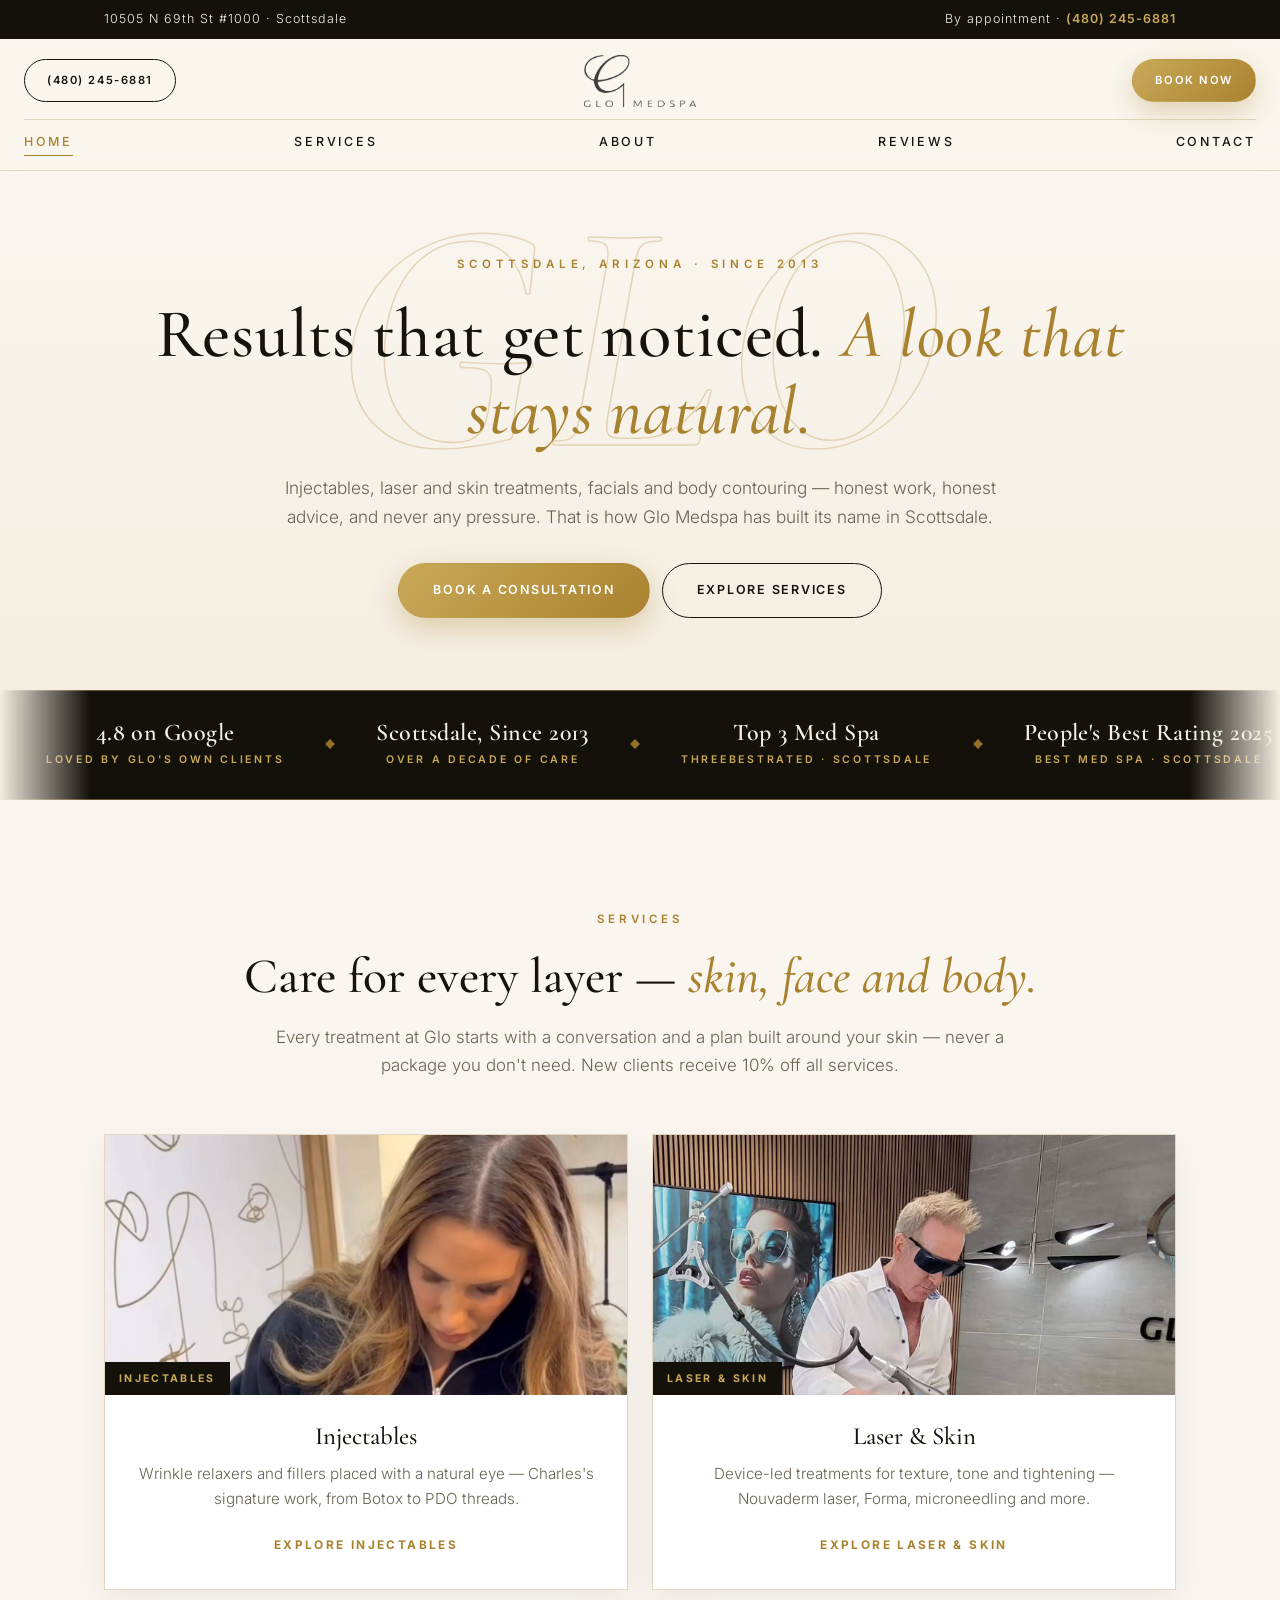
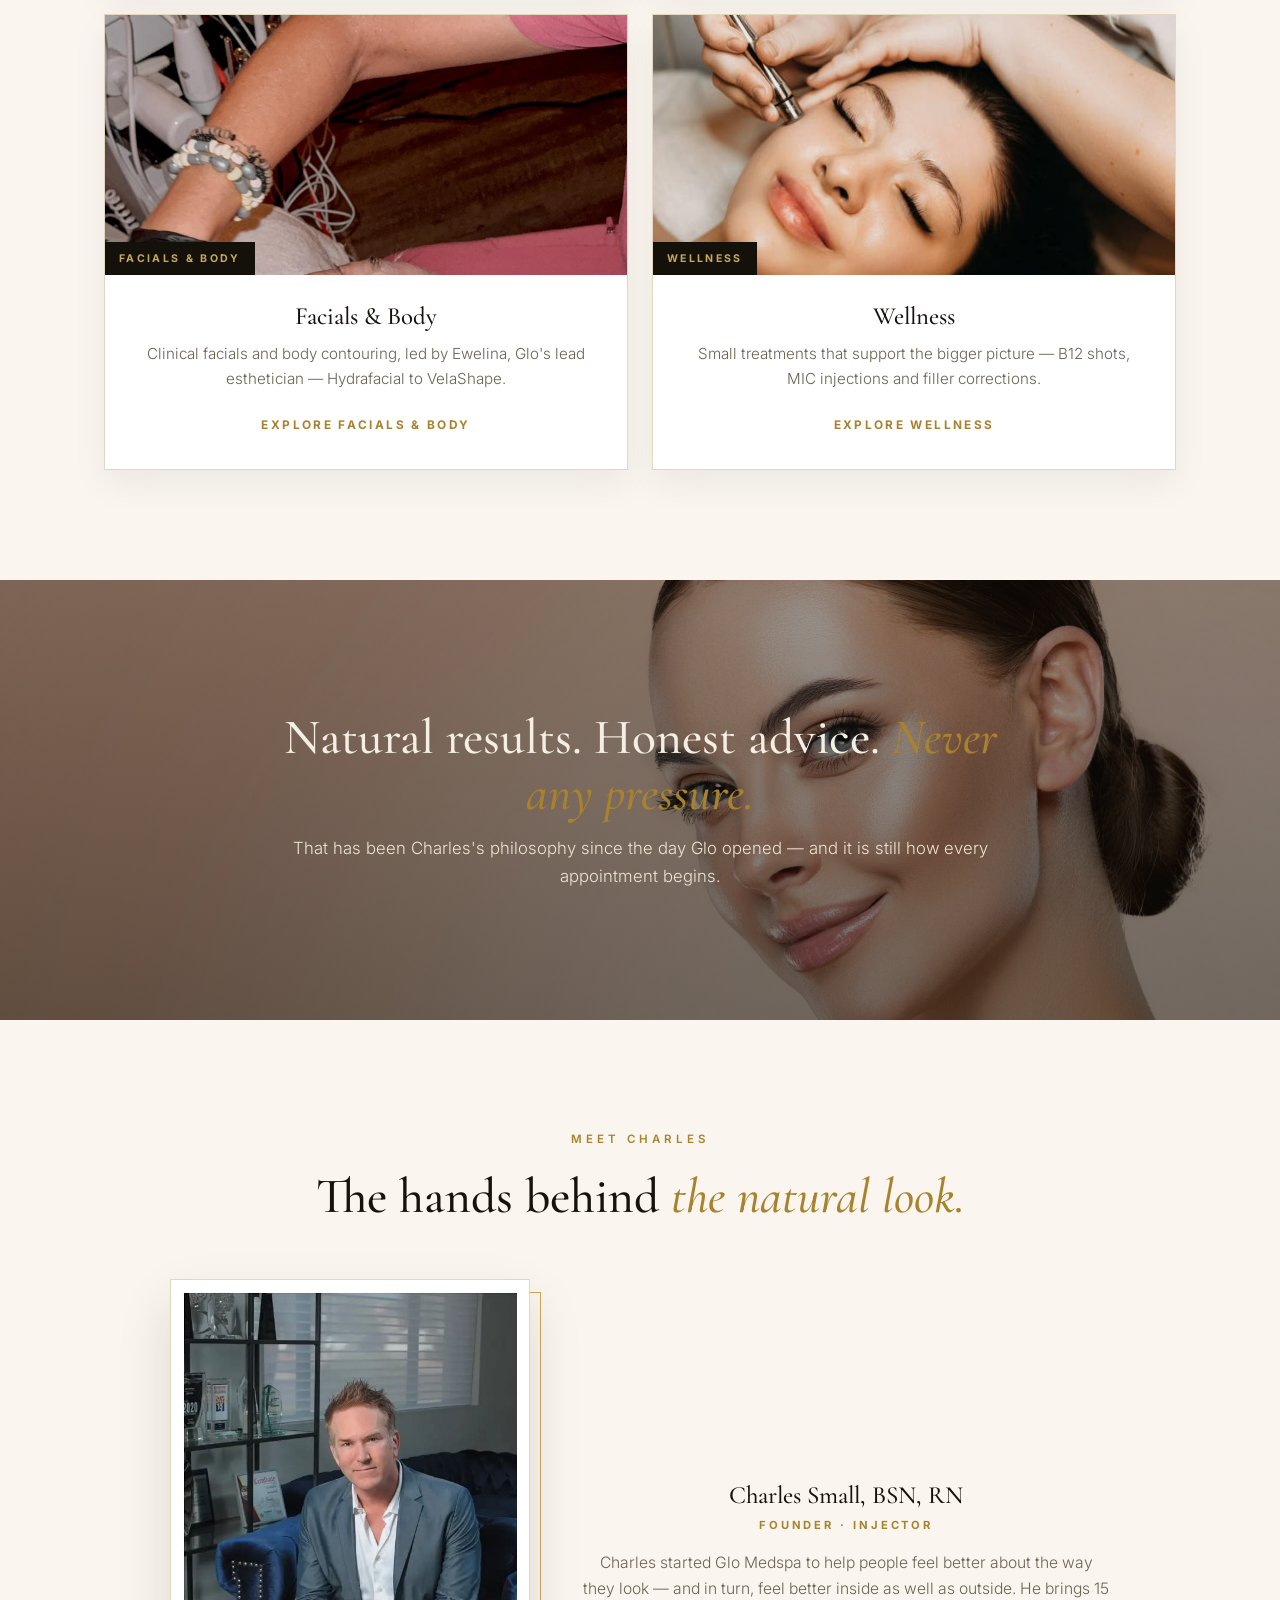
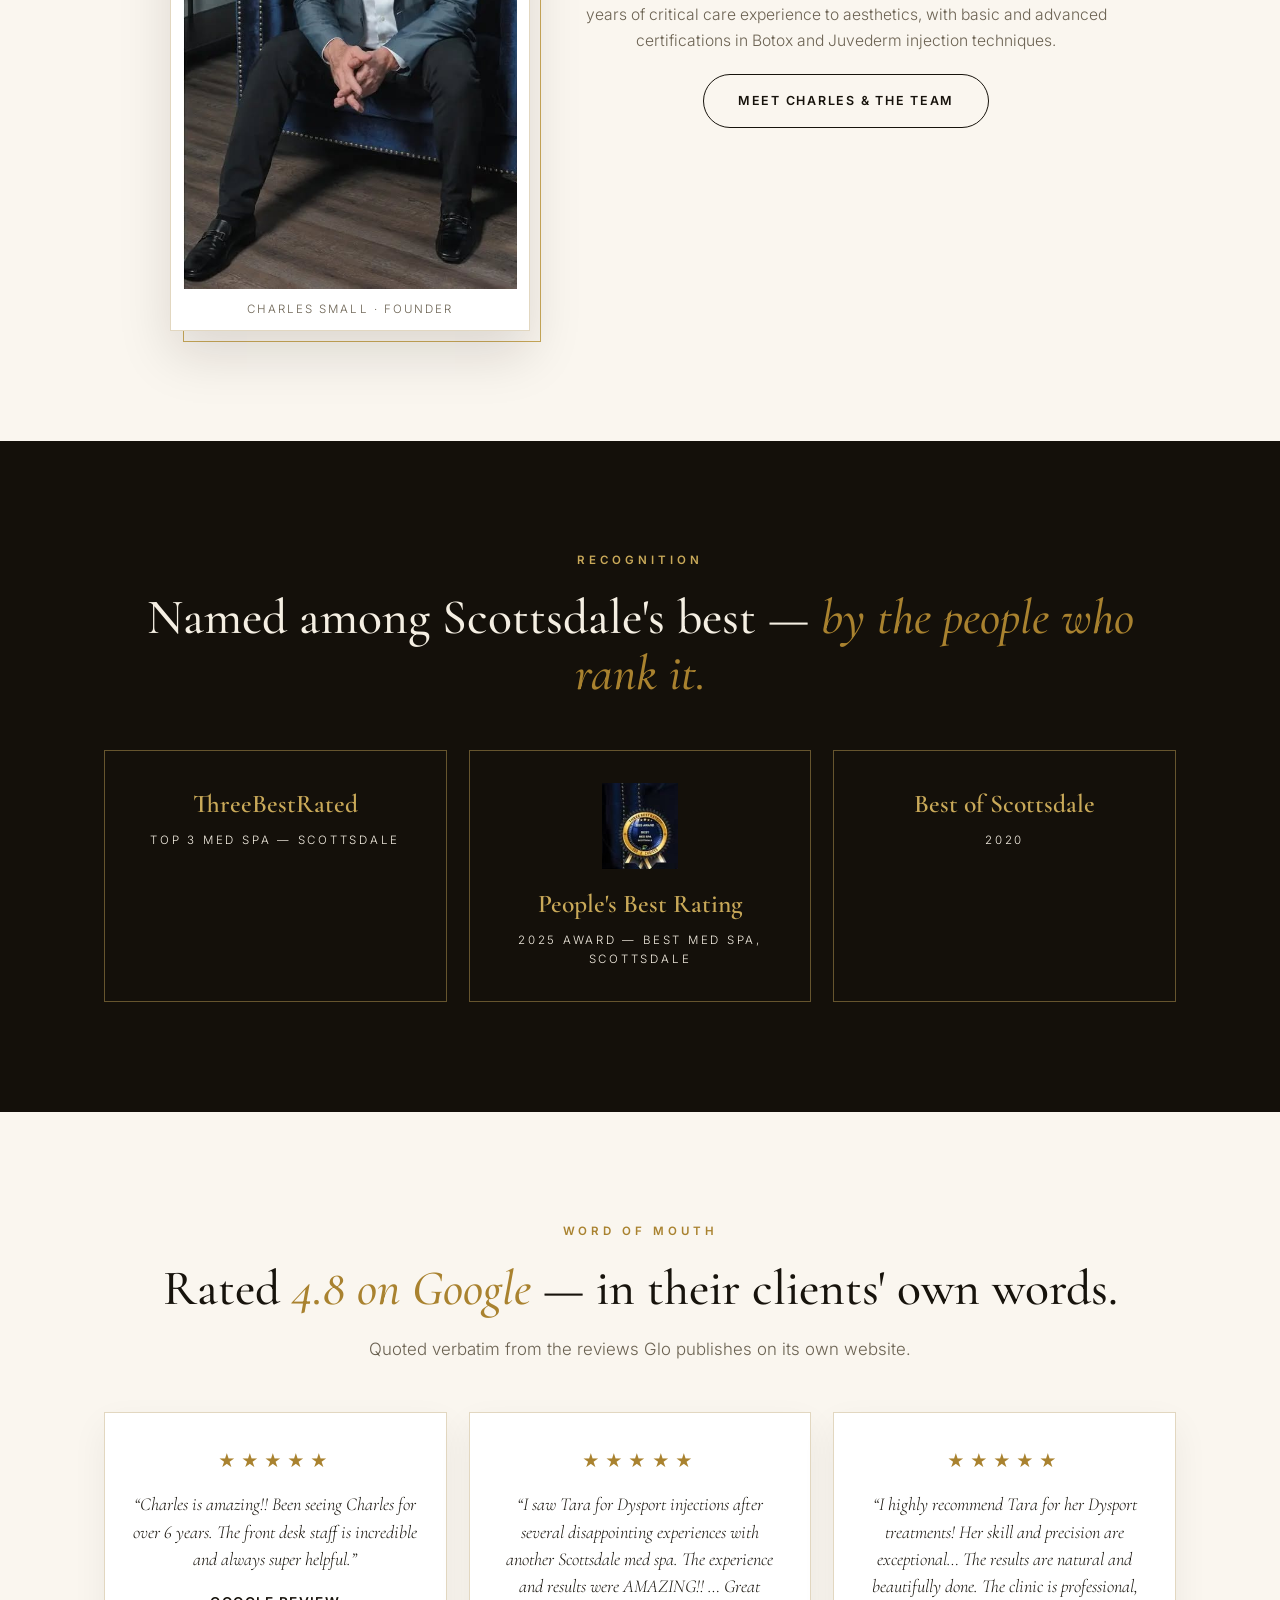
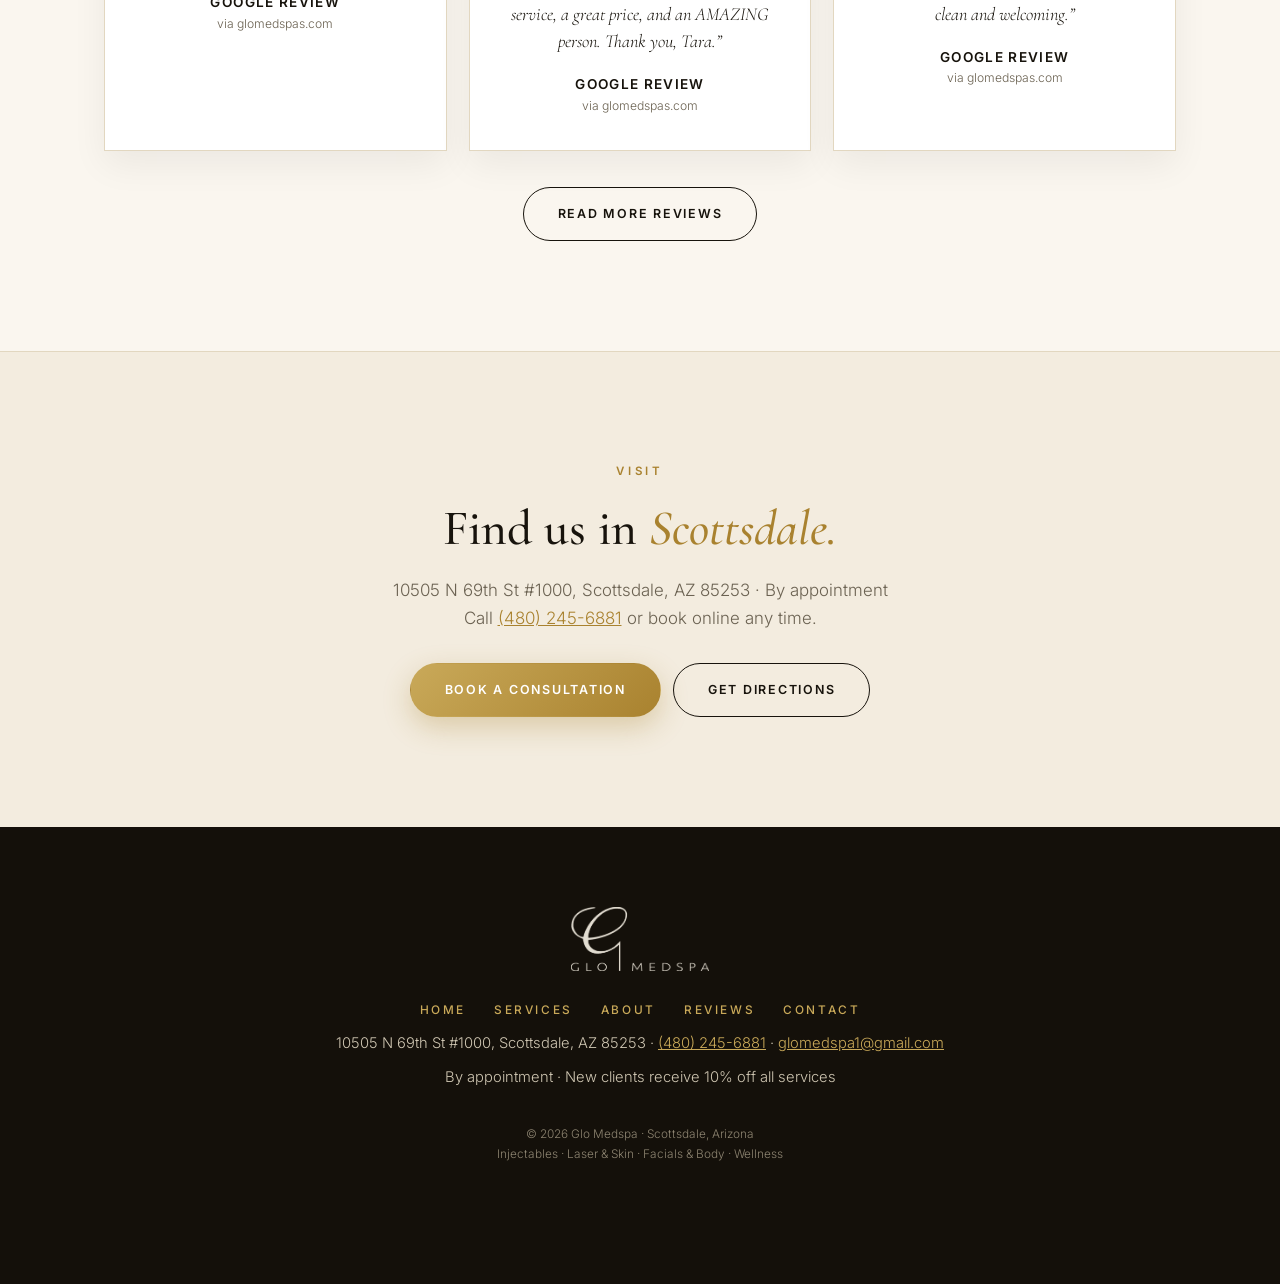
<file: index.html>
<!DOCTYPE html>
<html lang="en">
<head>
<meta charset="UTF-8">
<meta name="viewport" content="width=device-width, initial-scale=1.0">
<title>Glo Medspa — Scottsdale, AZ | Injectables, Laser &amp; Skin Treatments</title>
<meta name="description" content="Glo Medspa in Scottsdale, AZ — injectables, laser and skin treatments since 2013. Results that get noticed, a natural look, never any pressure. Call (480) 245-6881.">
<link rel="preconnect" href="https://fonts.googleapis.com">
<link rel="preconnect" href="https://fonts.gstatic.com" crossorigin>
<link href="https://fonts.googleapis.com/css2?family=Cormorant+Garamond:ital,wght@0,400;0,500;0,600;1,400;1,500&family=Inter:wght@300;400;500;600;700&display=swap" rel="stylesheet">
<link rel="stylesheet" href="styles.css">
<script type="application/ld+json">{"@context": "https://schema.org", "@type": "MedicalSpa", "name": "Glo Medspa", "telephone": "(480) 245-6881", "email": "glomedspa1@gmail.com", "address": {"@type": "PostalAddress", "streetAddress": "10505 N 69th St #1000", "addressLocality": "Scottsdale", "addressRegion": "AZ", "postalCode": "85253", "addressCountry": "US"}}</script>
<meta property="og:title" content="Glo Medspa — Scottsdale, AZ">
<meta property="og:description" content="Results that get noticed. A natural look. Never any pressure. Injectables, laser and skin treatments in Scottsdale since 2013.">
<meta property="og:type" content="website">
<meta property="og:image" content="assets/charles-scrubs.jpg">
<link rel="icon" type="image/png" href="favicon.png">
</head>
<body>

<div class="topbar"><div class="wrap">
<span>10505 N 69th St #1000 · Scottsdale</span>
<span>By appointment · <a href="tel:+14802456881">(480) 245-6881</a></span>
</div></div>

<header class="site"><div class="wrap head-wrap">
<button class="menu-btn" type="button" aria-label="Open menu" aria-expanded="false"><span></span><span></span><span></span></button>
<div class="head-side left"><a class="btn ghost small" href="tel:+14802456881">(480) 245-6881</a></div>
<a class="brand" href="index.html"><img src="assets/logo.png" alt="Glo Medspa"></a>
<nav class="main"><a href="index.html" class="active">Home</a><a href="services.html">Services</a><a href="about.html">About</a><a href="reviews.html">Reviews</a><a href="contact.html">Contact</a></nav>
<div class="head-side right"><a class="btn solid small" href="https://booknow.appointment-plus.com/82k0ek10/" target="_blank" rel="noopener">Book Now</a></div>
</div></header>

<section class="hero" id="top">
<div class="ghostword" aria-hidden="true">GLO</div>
<div class="wrap"><div class="hero-grid">
<div class="hero-txt">
<p class="eyebrow">Scottsdale, Arizona · Since 2013</p>
<h1>Results that get noticed. <em>A look that stays natural.</em></h1>
<p class="sub">Injectables, laser and skin treatments, facials and body contouring — honest work, honest advice, and never any pressure. That is how Glo Medspa has built its name in Scottsdale.</p>
<div class="hero-btns"><a class="btn solid" href="https://booknow.appointment-plus.com/82k0ek10/" target="_blank" rel="noopener">Book a Consultation</a><a class="btn ghost" href="services.html">Explore Services</a></div>
</div>
</div>
<div class="trust" aria-label="Why clients choose Glo Medspa"><div class="trust-track">
<div class="trust-set">
<div class="t-item"><span class="t-big">4.8 on Google</span><span class="t-small">Loved by Glo's own clients</span></div>
<div class="t-item"><span class="t-big">Scottsdale, Since 2013</span><span class="t-small">Over a decade of care</span></div>
<div class="t-item"><span class="t-big">Top 3 Med Spa</span><span class="t-small">ThreeBestRated · Scottsdale</span></div>
<div class="t-item"><span class="t-big">People's Best Rating 2025</span><span class="t-small">Best Med Spa · Scottsdale</span></div>
<div class="t-item"><span class="t-big">Natural, Never Overdone</span><span class="t-small">Results that still look like you</span></div>
<div class="t-item"><span class="t-big">No Pressure, Ever</span><span class="t-small">Honest advice — never an upsell</span></div>
<div class="t-item"><span class="t-big">A Welcome for New Clients</span><span class="t-small">10% off all services</span></div>
</div>
<div class="trust-set" aria-hidden="true">
<div class="t-item"><span class="t-big">4.8 on Google</span><span class="t-small">Loved by Glo's own clients</span></div>
<div class="t-item"><span class="t-big">Scottsdale, Since 2013</span><span class="t-small">Over a decade of care</span></div>
<div class="t-item"><span class="t-big">Top 3 Med Spa</span><span class="t-small">ThreeBestRated · Scottsdale</span></div>
<div class="t-item"><span class="t-big">People's Best Rating 2025</span><span class="t-small">Best Med Spa · Scottsdale</span></div>
<div class="t-item"><span class="t-big">Natural, Never Overdone</span><span class="t-small">Results that still look like you</span></div>
<div class="t-item"><span class="t-big">No Pressure, Ever</span><span class="t-small">Honest advice — never an upsell</span></div>
<div class="t-item"><span class="t-big">A Welcome for New Clients</span><span class="t-small">10% off all services</span></div>
</div>
</div></div></div>
</section>

<section id="services"><div class="wrap center">
<div class="kicker">Services</div>
<h2>Care for every layer — <em>skin, face and body.</em></h2>
<p class="lede">Every treatment at Glo starts with a conversation and a plan built around your skin — never a package you don't need. New clients receive 10% off all services.</p>
<div class="svc-cards">
<article class="svc-card"><div class="ph"><img src="assets/injectables.jpg" alt="Lip filler treatment at Glo Medspa" loading="lazy"><span class="chip">Injectables</span></div><div class="pad"><h3>Injectables</h3><p>Wrinkle relaxers and fillers placed with a natural eye — Charles's signature work, from Botox to PDO threads.</p><a class="more" href="injectables.html">Explore Injectables</a></div></article>
<article class="svc-card"><div class="ph"><img src="assets/laser.jpg" alt="Nouvaderm laser treatment at Glo Medspa" loading="lazy"><span class="chip">Laser &amp; Skin</span></div><div class="pad"><h3>Laser &amp; Skin</h3><p>Device-led treatments for texture, tone and tightening — Nouvaderm laser, Forma, microneedling and more.</p><a class="more" href="laser-skin.html">Explore Laser &amp; Skin</a></div></article>
<article class="svc-card"><div class="ph"><img src="assets/facial.jpg" alt="Facial treatment at Glo Medspa" loading="lazy"><span class="chip">Facials &amp; Body</span></div><div class="pad"><h3>Facials &amp; Body</h3><p>Clinical facials and body contouring, led by Ewelina, Glo's lead esthetician — Hydrafacial to VelaShape.</p><a class="more" href="facials-body.html">Explore Facials &amp; Body</a></div></article>
<article class="svc-card"><div class="ph"><img src="assets/wellness.jpg" alt="Wellness treatments at Glo Medspa" loading="lazy"><span class="chip">Wellness</span></div><div class="pad"><h3>Wellness</h3><p>Small treatments that support the bigger picture — B12 shots, MIC injections and filler corrections.</p><a class="more" href="wellness.html">Explore Wellness</a></div></article>
</div>
</div></section>

<section class="band-photo">
<img src="assets/banner.jpg" alt="Glo Medspa, Scottsdale" loading="lazy">
<div class="shade"><div class="in">
<h2>Natural results. Honest advice. <em>Never any pressure.</em></h2>
<p>That has been Charles's philosophy since the day Glo opened — and it is still how every appointment begins.</p>
</div></div>
</section>

<section id="charles"><div class="wrap center">
<div class="kicker">Meet Charles</div>
<h2>The hands behind <em>the natural look.</em></h2>
<div class="teaser">
<figure><img src="assets/charles-armchair.jpg" alt="Charles Small, founder of Glo Medspa" loading="lazy"><figcaption>Charles Small · Founder</figcaption></figure>
<div>
<h3>Charles Small, BSN, RN</h3><div class="role">Founder · Injector</div>
<p>Charles started Glo Medspa to help people feel better about the way they look — and in turn, feel better inside as well as outside. He brings 15 years of critical care experience to aesthetics, with basic and advanced certifications in Botox and Juvederm injection techniques.</p>
<a class="btn ghost" href="about.html">Meet Charles &amp; the Team</a>
</div>
</div>
</div></section>

<section class="awards"><div class="wrap center">
<div class="kicker" style="color:var(--gold-soft)">Recognition</div>
<h2 class="on-dark">Named among Scottsdale's best — <em>by the people who rank it.</em></h2>
<div class="award-row">
<div class="award"><div class="big">ThreeBestRated</div><div class="small">Top 3 Med Spa — Scottsdale</div></div>
<div class="award"><img class="seal" src="assets/award-seal.png" alt="People's Best Rating 2025 award seal"><div class="big">People's Best Rating</div><div class="small">2025 Award — Best Med Spa, Scottsdale</div></div>
<div class="award"><div class="big">Best of Scottsdale</div><div class="small">2020</div></div>
</div>
</div></section>

<section id="reviews"><div class="wrap center">
<div class="kicker">Word of Mouth</div>
<h2>Rated <em>4.8 on Google</em> — in their clients' own words.</h2>
<p class="lede">Quoted verbatim from the reviews Glo publishes on its own website.</p>
<div class="rev-grid">
<article class="rev"><div class="stars">★★★★★</div><blockquote>&ldquo;Charles is amazing!! Been seeing Charles for over 6 years. The front desk staff is incredible and always super helpful.&rdquo;</blockquote><div class="who">Google review</div><div class="src">via glomedspas.com</div></article>
<article class="rev"><div class="stars">★★★★★</div><blockquote>&ldquo;I saw Tara for Dysport injections after several disappointing experiences with another Scottsdale med spa. The experience and results were AMAZING!! &hellip; Great service, a great price, and an AMAZING person. Thank you, Tara.&rdquo;</blockquote><div class="who">Google review</div><div class="src">via glomedspas.com</div></article>
<article class="rev"><div class="stars">★★★★★</div><blockquote>&ldquo;I highly recommend Tara for her Dysport treatments! Her skill and precision are exceptional&hellip; The results are natural and beautifully done. The clinic is professional, clean and welcoming.&rdquo;</blockquote><div class="who">Google review</div><div class="src">via glomedspas.com</div></article>
</div>
<p style="margin-top:36px"><a class="btn ghost" href="reviews.html">Read More Reviews</a></p>
</div></section>

<section class="cta-band"><div class="wrap center">
<div class="kicker">Visit</div>
<h2>Find us in <em>Scottsdale.</em></h2>
<p class="lede">10505 N 69th St #1000, Scottsdale, AZ 85253 · By appointment<br>Call <a href="tel:+14802456881">(480) 245-6881</a> or book online any time.</p>
<div class="btns"><a class="btn solid" href="https://booknow.appointment-plus.com/82k0ek10/" target="_blank" rel="noopener">Book a Consultation</a><a class="btn ghost" href="https://www.google.com/maps/search/?api=1&query=10505+N+69th+St+%231000+Scottsdale+AZ+85253" target="_blank" rel="noopener">Get Directions</a></div>
</div></section>

<footer class="site"><div class="wrap">
<img class="foot-logo" src="assets/logo-footer.png" alt="Glo Medspa">
<nav class="foot-nav"><a href="index.html">Home</a><a href="services.html">Services</a><a href="about.html">About</a><a href="reviews.html">Reviews</a><a href="contact.html">Contact</a></nav>
<p class="foot-line">10505 N 69th St #1000, Scottsdale, AZ 85253 · <a href="tel:+14802456881">(480) 245-6881</a> · <a href="mailto:glomedspa1@gmail.com">glomedspa1@gmail.com</a></p>
<p class="foot-line">By appointment · New clients receive 10% off all services</p>
<p class="foot-small">© 2026 Glo Medspa · Scottsdale, Arizona<br>Injectables · Laser &amp; Skin · Facials &amp; Body · Wellness</p>
</div></footer>

<div class="stickybar"><a href="tel:+14802456881">Call</a><a class="primary" href="https://booknow.appointment-plus.com/82k0ek10/" target="_blank" rel="noopener">Book</a><a href="https://www.google.com/maps/search/?api=1&query=10505+N+69th+St+%231000+Scottsdale+AZ+85253" target="_blank" rel="noopener">Directions</a></div>
<script src="https://widgets.leadconnectorhq.com/loader.js" data-resources-url="https://widgets.leadconnectorhq.com/chat-widget/loader.js" data-widget-id="6afba85775f0c3a5207d0728"></script>
<script>
document.querySelector('.menu-btn').addEventListener('click',function(){
  var h=document.querySelector('header.site');var open=h.classList.toggle('menu-open');
  this.setAttribute('aria-expanded',open);this.setAttribute('aria-label',open?'Close menu':'Open menu');
});
</script>
</body>
</html>
</file>
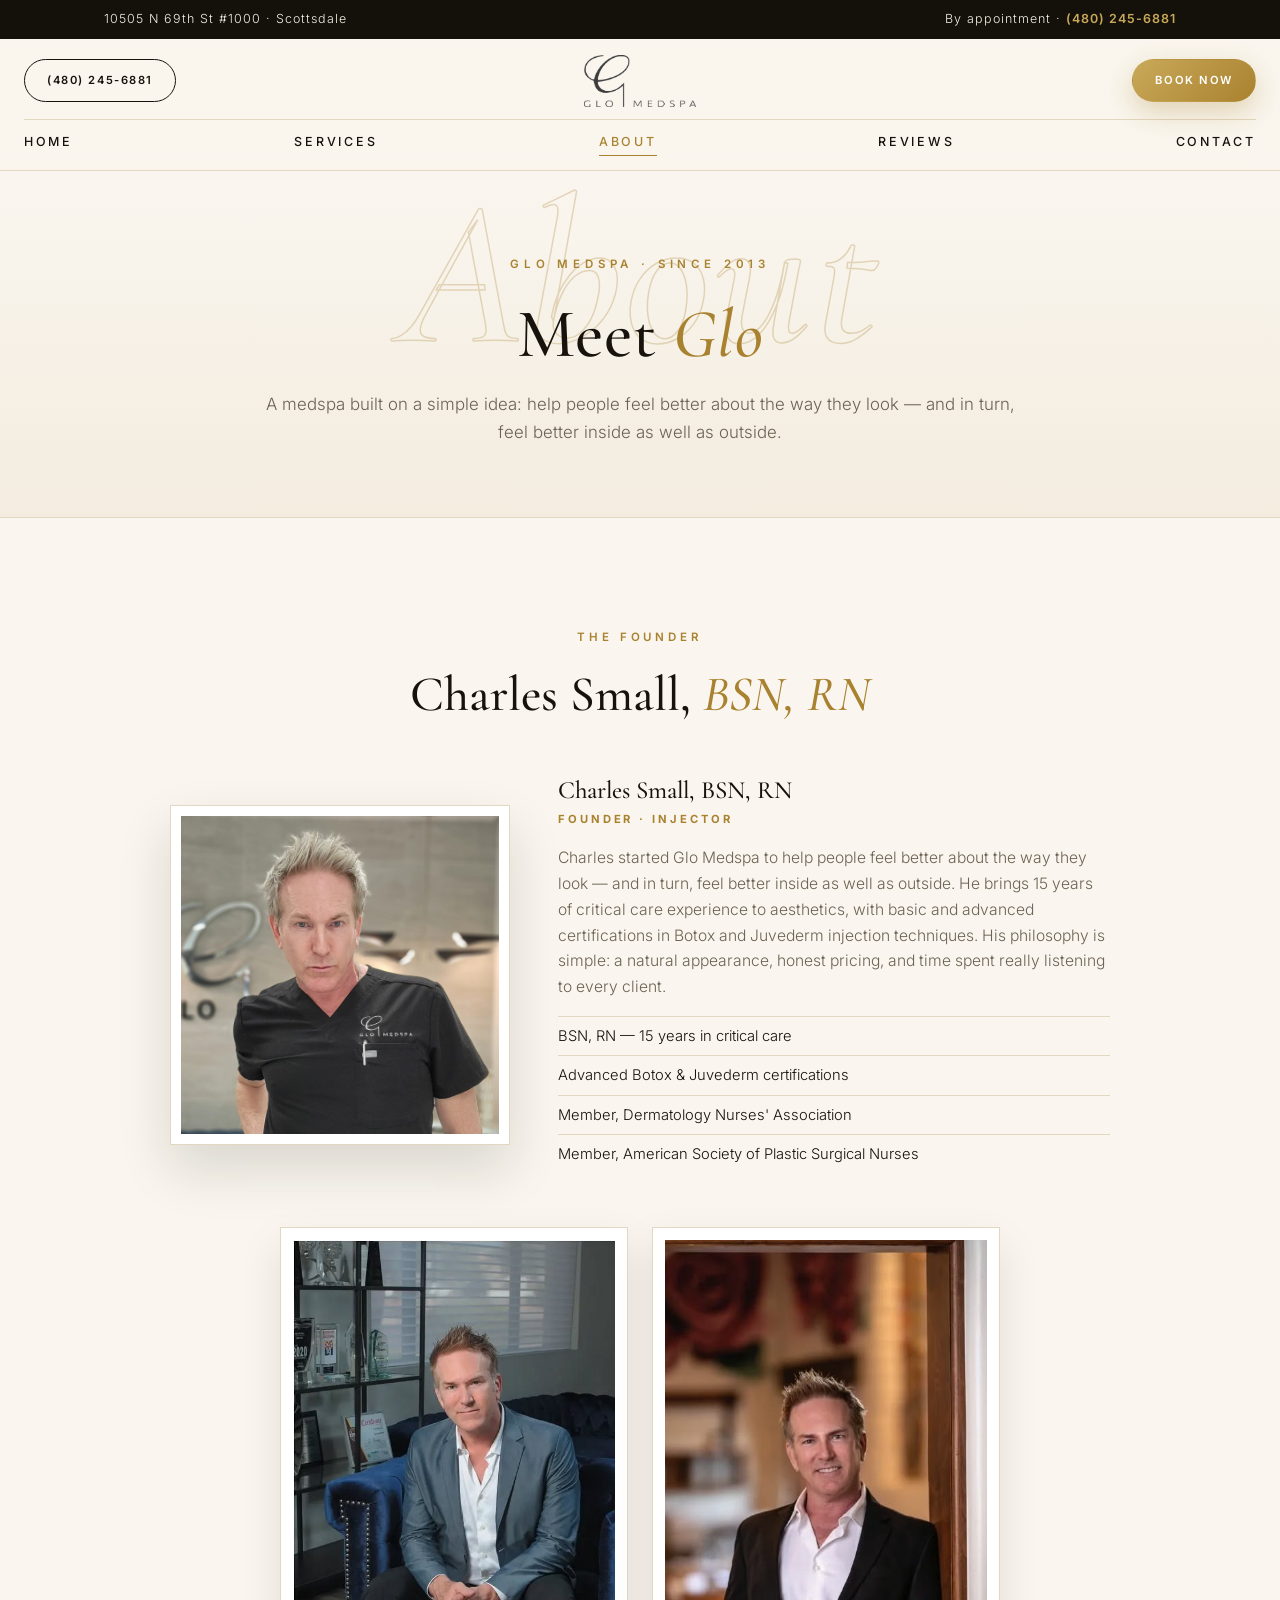
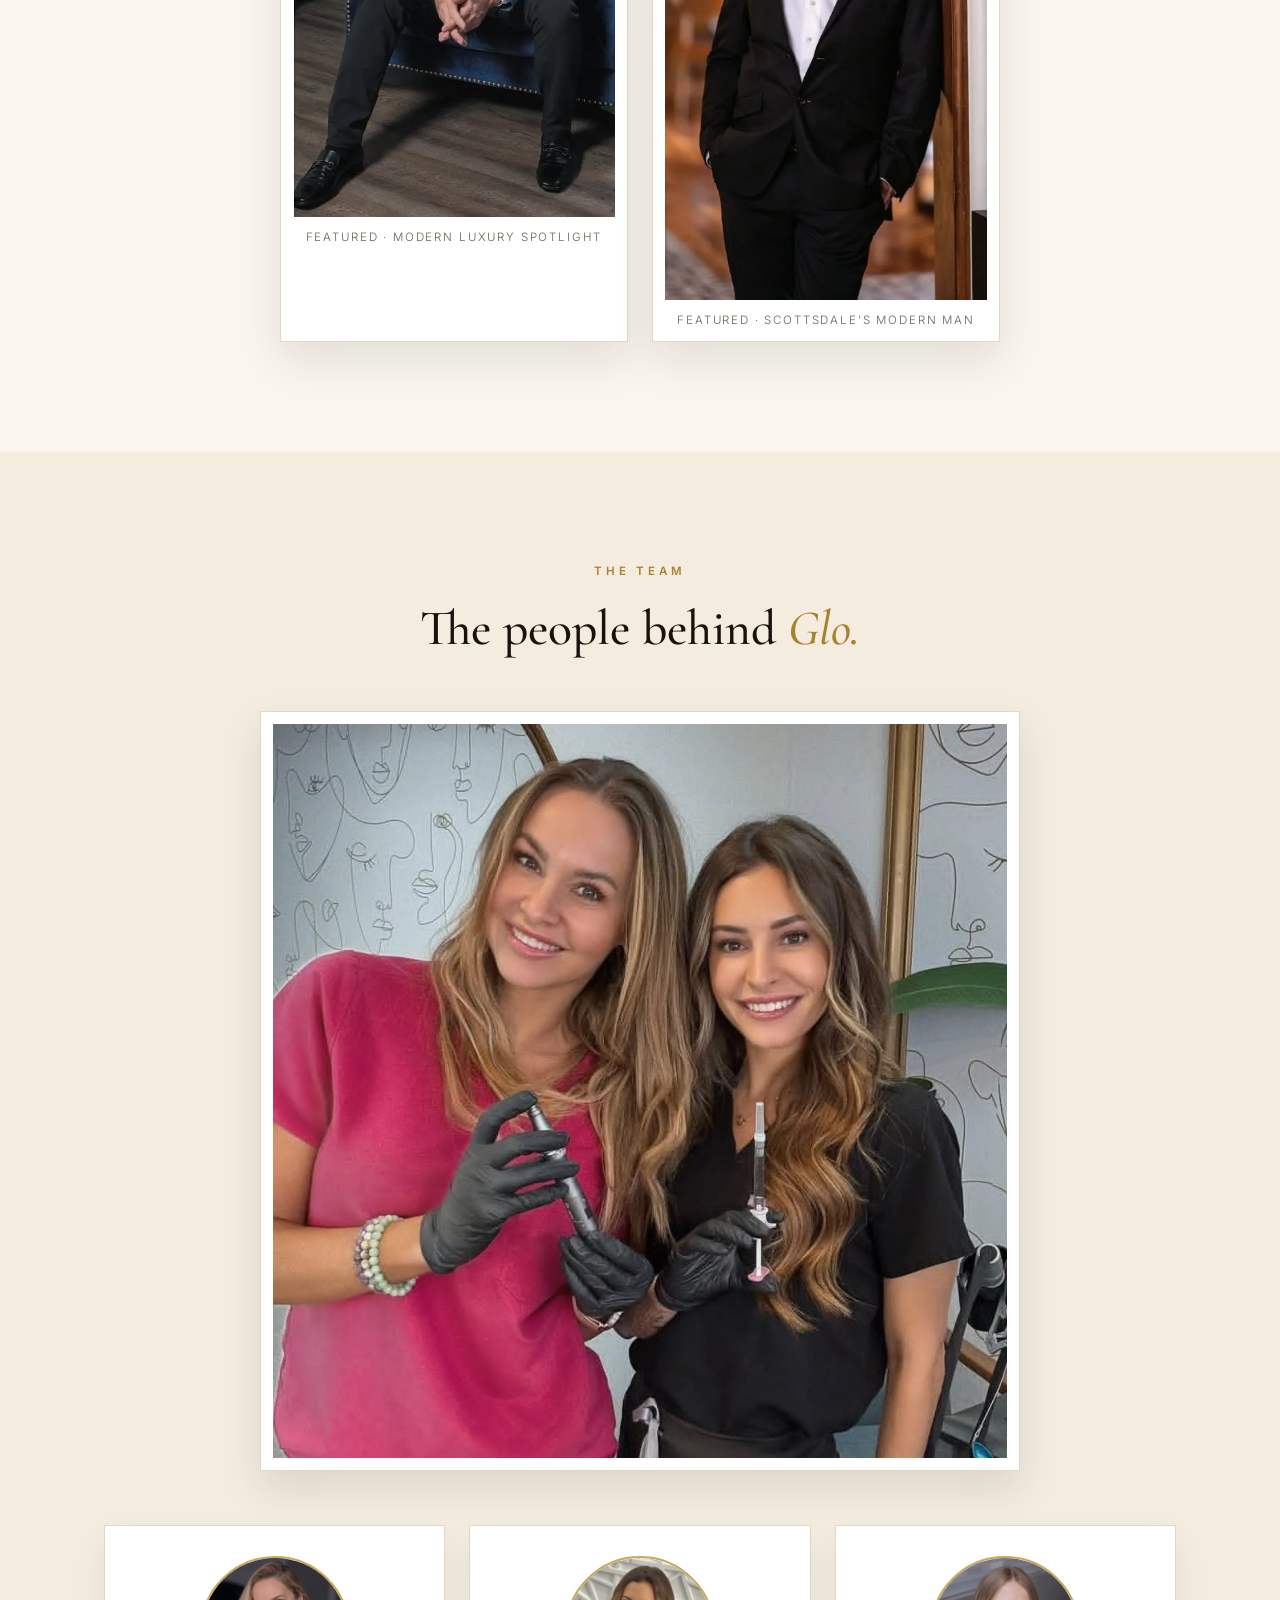
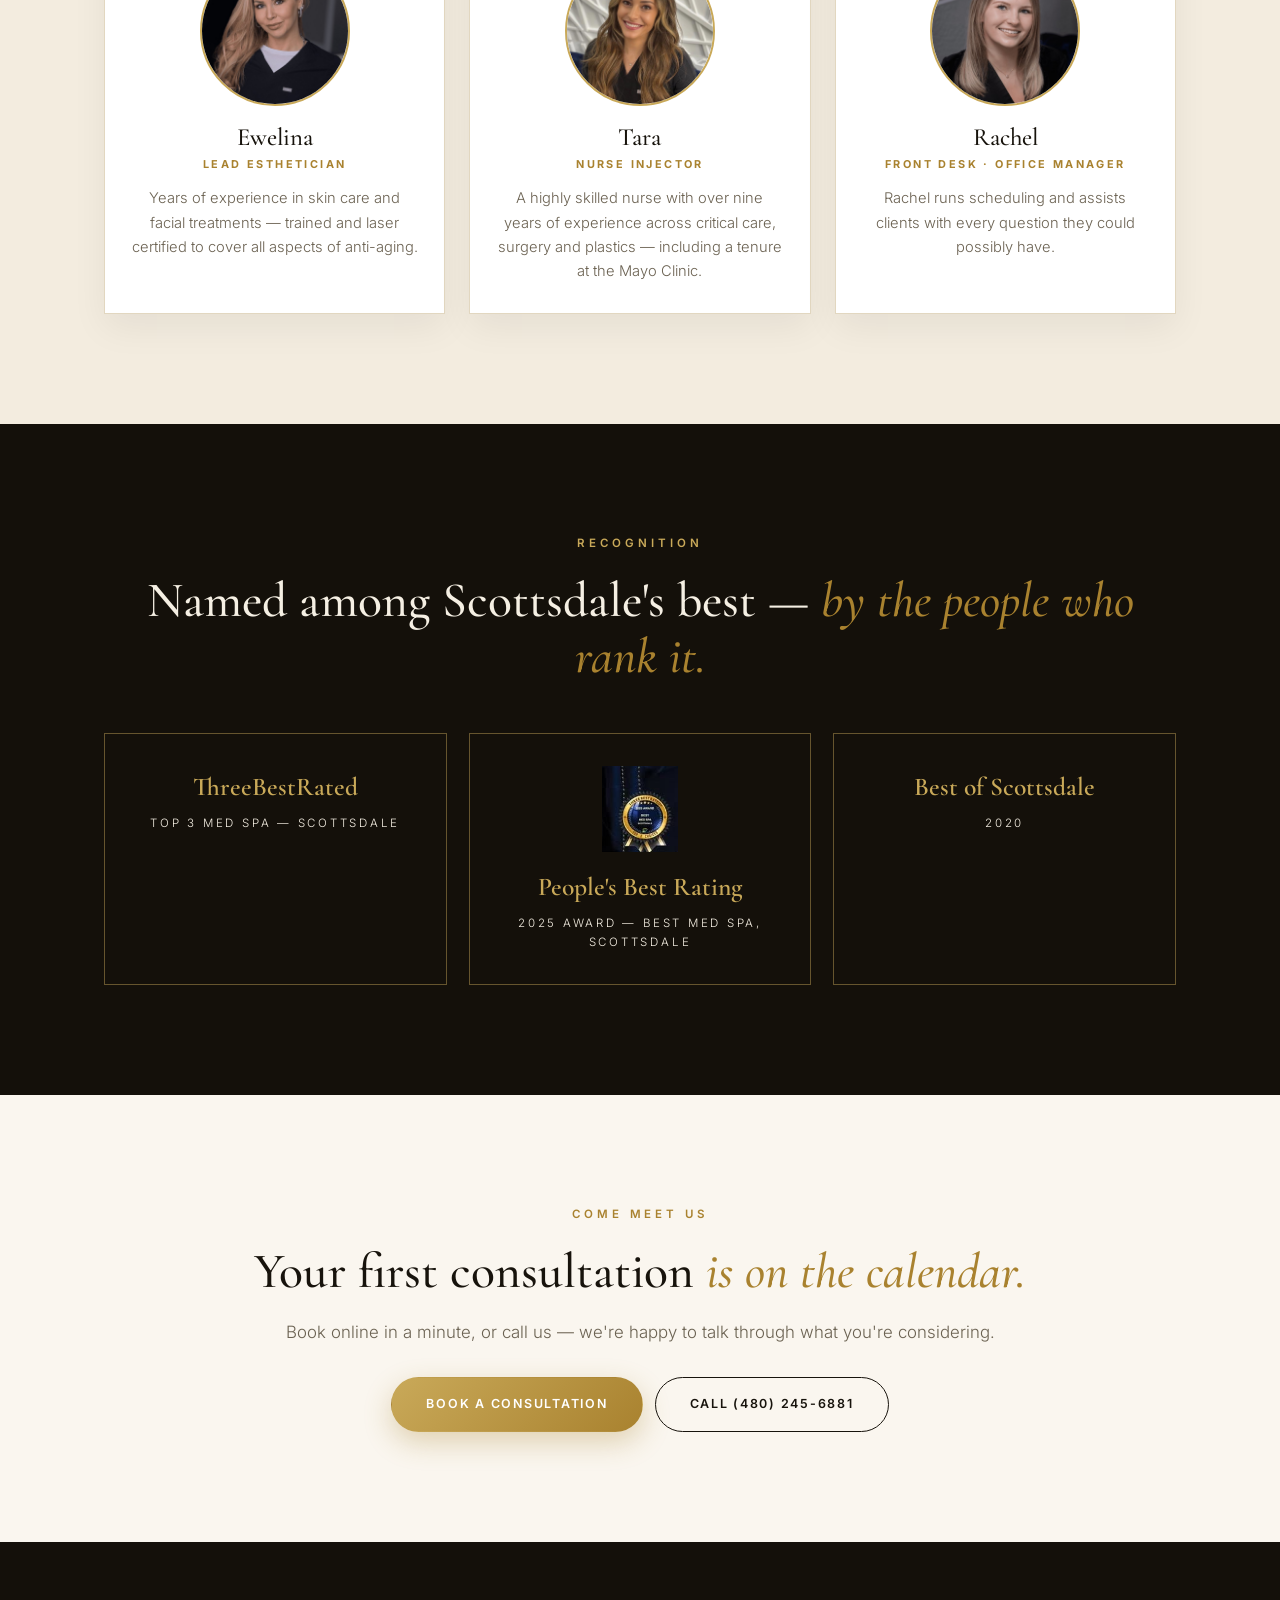
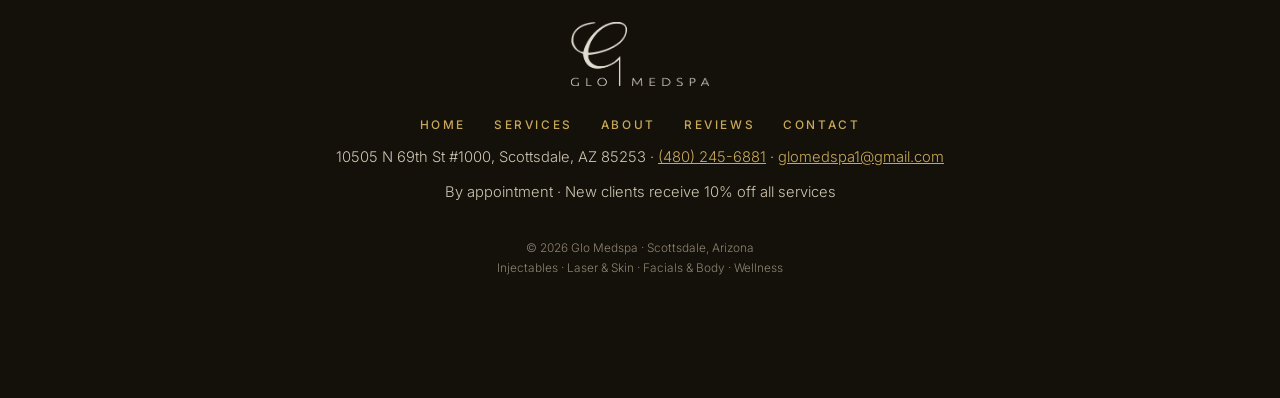
<file: about.html>
<!DOCTYPE html>
<html lang="en">
<head>
<meta charset="UTF-8">
<meta name="viewport" content="width=device-width, initial-scale=1.0">
<title>About — Glo Medspa | Scottsdale, AZ</title>
<meta name="description" content="Meet Charles Small, BSN, RN — founder of Glo Medspa in Scottsdale — and the team behind Glo: Ewelina, Tara and Rachel. Natural results, honest advice, never any pressure.">
<link rel="preconnect" href="https://fonts.googleapis.com">
<link rel="preconnect" href="https://fonts.gstatic.com" crossorigin>
<link href="https://fonts.googleapis.com/css2?family=Cormorant+Garamond:ital,wght@0,400;0,500;0,600;1,400;1,500&family=Inter:wght@300;400;500;600;700&display=swap" rel="stylesheet">
<link rel="stylesheet" href="styles.css">
<script type="application/ld+json">{"@context": "https://schema.org", "@type": "MedicalSpa", "name": "Glo Medspa", "telephone": "(480) 245-6881", "email": "glomedspa1@gmail.com", "address": {"@type": "PostalAddress", "streetAddress": "10505 N 69th St #1000", "addressLocality": "Scottsdale", "addressRegion": "AZ", "postalCode": "85253", "addressCountry": "US"}}</script>
<meta property="og:title" content="About — Glo Medspa, Scottsdale">
<meta property="og:description" content="Meet Charles Small and the team behind Glo Medspa — natural results, honest advice, never any pressure.">
<meta property="og:type" content="website">
<meta property="og:image" content="assets/charles-scrubs.jpg">
<link rel="icon" type="image/png" href="favicon.png">
</head>
<body>

<div class="topbar"><div class="wrap">
<span>10505 N 69th St #1000 · Scottsdale</span>
<span>By appointment · <a href="tel:+14802456881">(480) 245-6881</a></span>
</div></div>

<header class="site"><div class="wrap head-wrap">
<button class="menu-btn" type="button" aria-label="Open menu" aria-expanded="false"><span></span><span></span><span></span></button>
<div class="head-side left"><a class="btn ghost small" href="tel:+14802456881">(480) 245-6881</a></div>
<a class="brand" href="index.html"><img src="assets/logo.png" alt="Glo Medspa"></a>
<nav class="main"><a href="index.html">Home</a><a href="services.html">Services</a><a href="about.html" class="active">About</a><a href="reviews.html">Reviews</a><a href="contact.html">Contact</a></nav>
<div class="head-side right"><a class="btn solid small" href="https://booknow.appointment-plus.com/82k0ek10/" target="_blank" rel="noopener">Book Now</a></div>
</div></header>

<section class="page-hero">
<div class="ghostword" aria-hidden="true">About</div>
<div class="wrap center">
<p class="eyebrow">Glo Medspa · Since 2013</p>
<h1>Meet <em>Glo</em></h1>
<p class="lede">A medspa built on a simple idea: help people feel better about the way they look — and in turn, feel better inside as well as outside.</p>
</div>
</section>

<section><div class="wrap center">
<div class="kicker">The Founder</div>
<h2>Charles Small, <em>BSN, RN</em></h2>
<div class="person"><img src="assets/charles-scrubs.jpg" alt="Charles Small, BSN, RN — founder of Glo Medspa"><div>
<h3>Charles Small, BSN, RN</h3><div class="role">Founder · Injector</div>
<p>Charles started Glo Medspa to help people feel better about the way they look — and in turn, feel better inside as well as outside. He brings 15 years of critical care experience to aesthetics, with basic and advanced certifications in Botox and Juvederm injection techniques. His philosophy is simple: a natural appearance, honest pricing, and time spent really listening to every client.</p>
<ul><li>BSN, RN — 15 years in critical care</li><li>Advanced Botox &amp; Juvederm certifications</li><li>Member, Dermatology Nurses' Association</li><li>Member, American Society of Plastic Surgical Nurses</li></ul>
</div></div>
<div class="features">
<figure><img src="assets/charles-armchair.jpg" alt="Charles Small, featured in Modern Luxury" loading="lazy"><figcaption>Featured · Modern Luxury Spotlight</figcaption></figure>
<figure><img src="assets/charles-doorway.jpg" alt="Charles Small, featured in Scottsdale's Modern Man" loading="lazy"><figcaption>Featured · Scottsdale's Modern Man</figcaption></figure>
</div>
</div></section>

<section style="background:var(--paper2)"><div class="wrap center">
<div class="kicker">The Team</div>
<h2>The people behind <em>Glo.</em></h2>
<figure class="wide-photo"><img src="assets/team-providers.jpg" alt="Two of Glo Medspa's providers in the clinic" loading="lazy"></figure>
<div class="team-grid">
<article class="member"><img src="assets/ewelina.jpg" alt="Ewelina, lead esthetician at Glo Medspa" loading="lazy"><h3>Ewelina</h3><div class="role">Lead Esthetician</div><p>Years of experience in skin care and facial treatments — trained and laser certified to cover all aspects of anti-aging.</p></article>
<article class="member"><img src="assets/tara.jpg" alt="Tara, nurse injector at Glo Medspa" loading="lazy"><h3>Tara</h3><div class="role">Nurse Injector</div><p>A highly skilled nurse with over nine years of experience across critical care, surgery and plastics — including a tenure at the Mayo Clinic.</p></article>
<article class="member"><img src="assets/rachel.jpg" alt="Rachel, front desk and office manager at Glo Medspa" loading="lazy"><h3>Rachel</h3><div class="role">Front Desk · Office Manager</div><p>Rachel runs scheduling and assists clients with every question they could possibly have.</p></article>
</div>
</div></section>

<section class="awards"><div class="wrap center">
<div class="kicker" style="color:var(--gold-soft)">Recognition</div>
<h2 class="on-dark">Named among Scottsdale's best — <em>by the people who rank it.</em></h2>
<div class="award-row">
<div class="award"><div class="big">ThreeBestRated</div><div class="small">Top 3 Med Spa — Scottsdale</div></div>
<div class="award"><img class="seal" src="assets/award-seal.png" alt="People's Best Rating 2025 award seal"><div class="big">People's Best Rating</div><div class="small">2025 Award — Best Med Spa, Scottsdale</div></div>
<div class="award"><div class="big">Best of Scottsdale</div><div class="small">2020</div></div>
</div>
</div></section>

<section class="cta-band" style="background:var(--paper);border-top:none"><div class="wrap center">
<div class="kicker">Come Meet Us</div>
<h2>Your first consultation <em>is on the calendar.</em></h2>
<p class="lede">Book online in a minute, or call us — we're happy to talk through what you're considering.</p>
<div class="btns"><a class="btn solid" href="https://booknow.appointment-plus.com/82k0ek10/" target="_blank" rel="noopener">Book a Consultation</a><a class="btn ghost" href="tel:+14802456881">Call (480) 245-6881</a></div>
</div></section>

<footer class="site"><div class="wrap">
<img class="foot-logo" src="assets/logo-footer.png" alt="Glo Medspa">
<nav class="foot-nav"><a href="index.html">Home</a><a href="services.html">Services</a><a href="about.html">About</a><a href="reviews.html">Reviews</a><a href="contact.html">Contact</a></nav>
<p class="foot-line">10505 N 69th St #1000, Scottsdale, AZ 85253 · <a href="tel:+14802456881">(480) 245-6881</a> · <a href="mailto:glomedspa1@gmail.com">glomedspa1@gmail.com</a></p>
<p class="foot-line">By appointment · New clients receive 10% off all services</p>
<p class="foot-small">© 2026 Glo Medspa · Scottsdale, Arizona<br>Injectables · Laser &amp; Skin · Facials &amp; Body · Wellness</p>
</div></footer>

<div class="stickybar"><a href="tel:+14802456881">Call</a><a class="primary" href="https://booknow.appointment-plus.com/82k0ek10/" target="_blank" rel="noopener">Book</a><a href="https://www.google.com/maps/search/?api=1&query=10505+N+69th+St+%231000+Scottsdale+AZ+85253" target="_blank" rel="noopener">Directions</a></div>
<script src="https://widgets.leadconnectorhq.com/loader.js" data-resources-url="https://widgets.leadconnectorhq.com/chat-widget/loader.js" data-widget-id="6afba85775f0c3a5207d0728"></script>
<script>
document.querySelector('.menu-btn').addEventListener('click',function(){
  var h=document.querySelector('header.site');var open=h.classList.toggle('menu-open');
  this.setAttribute('aria-expanded',open);this.setAttribute('aria-label',open?'Close menu':'Open menu');
});
</script>
</body>
</html>
</file>
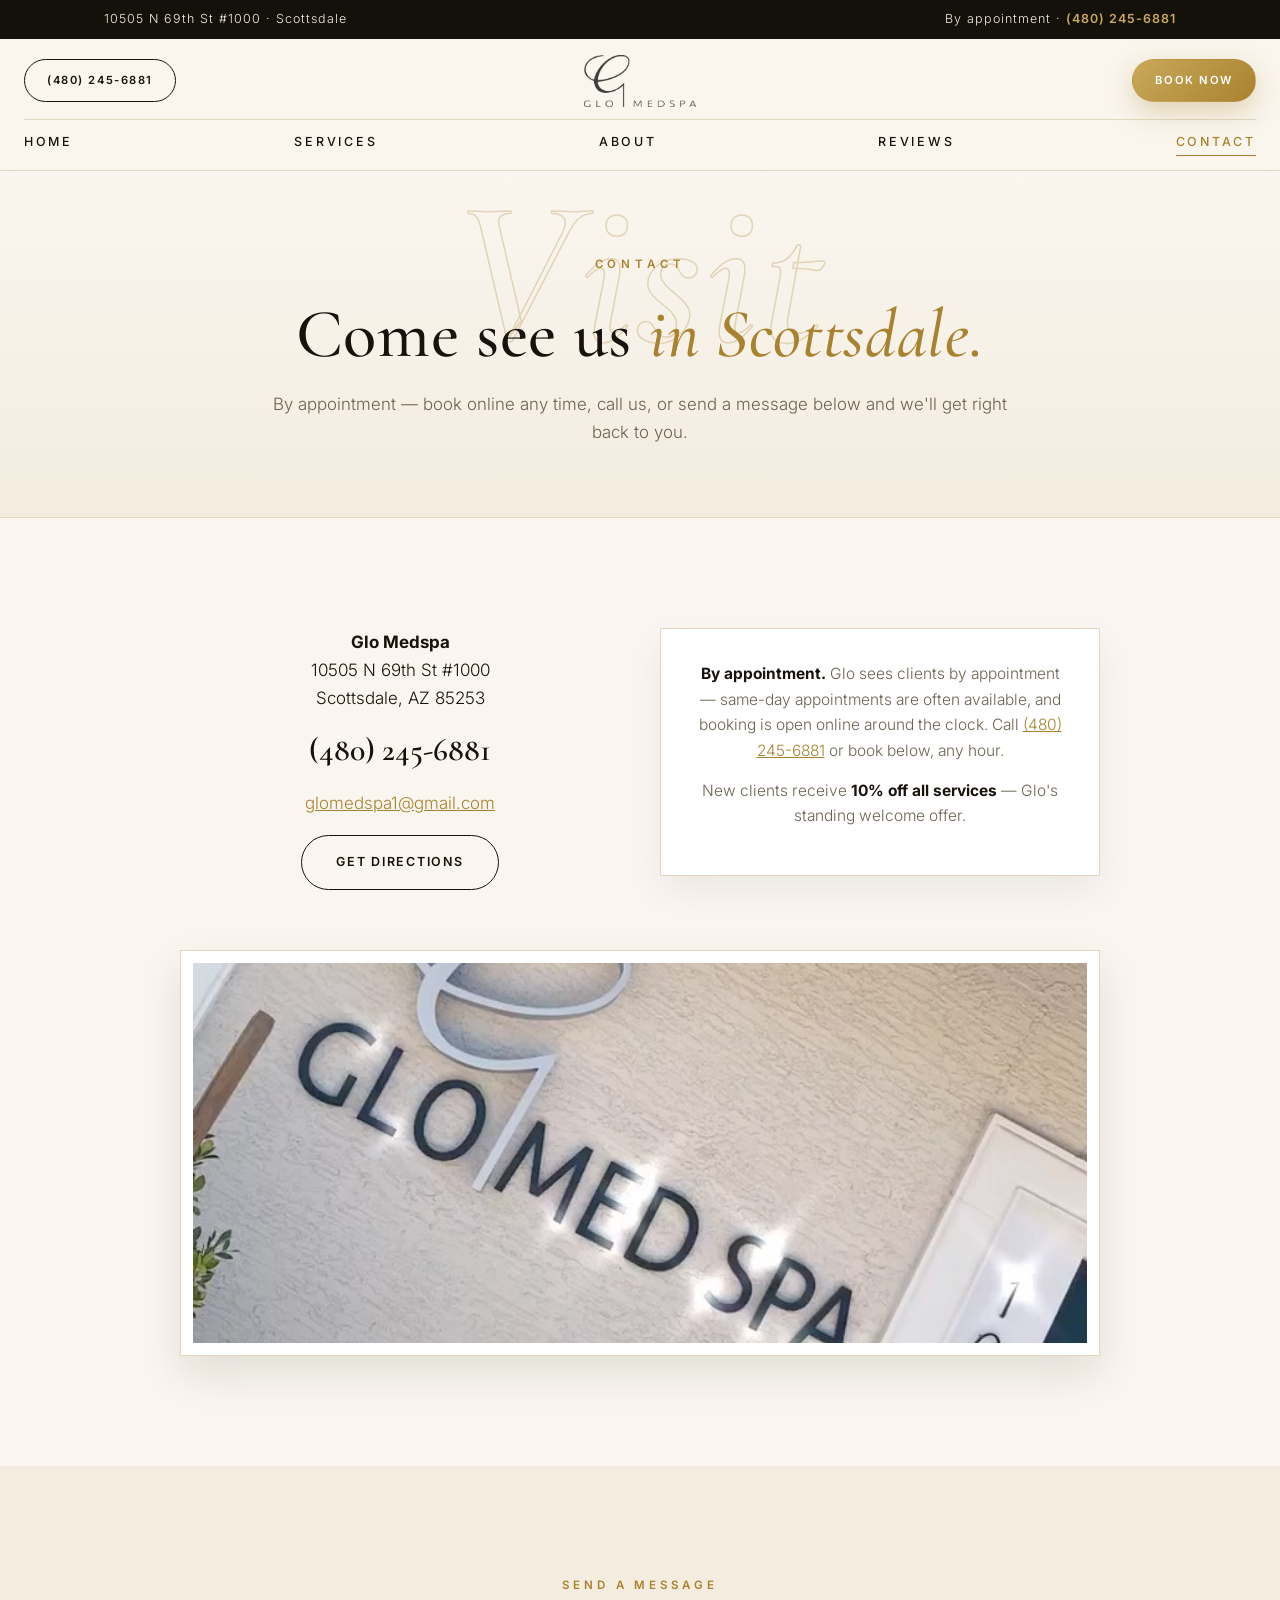
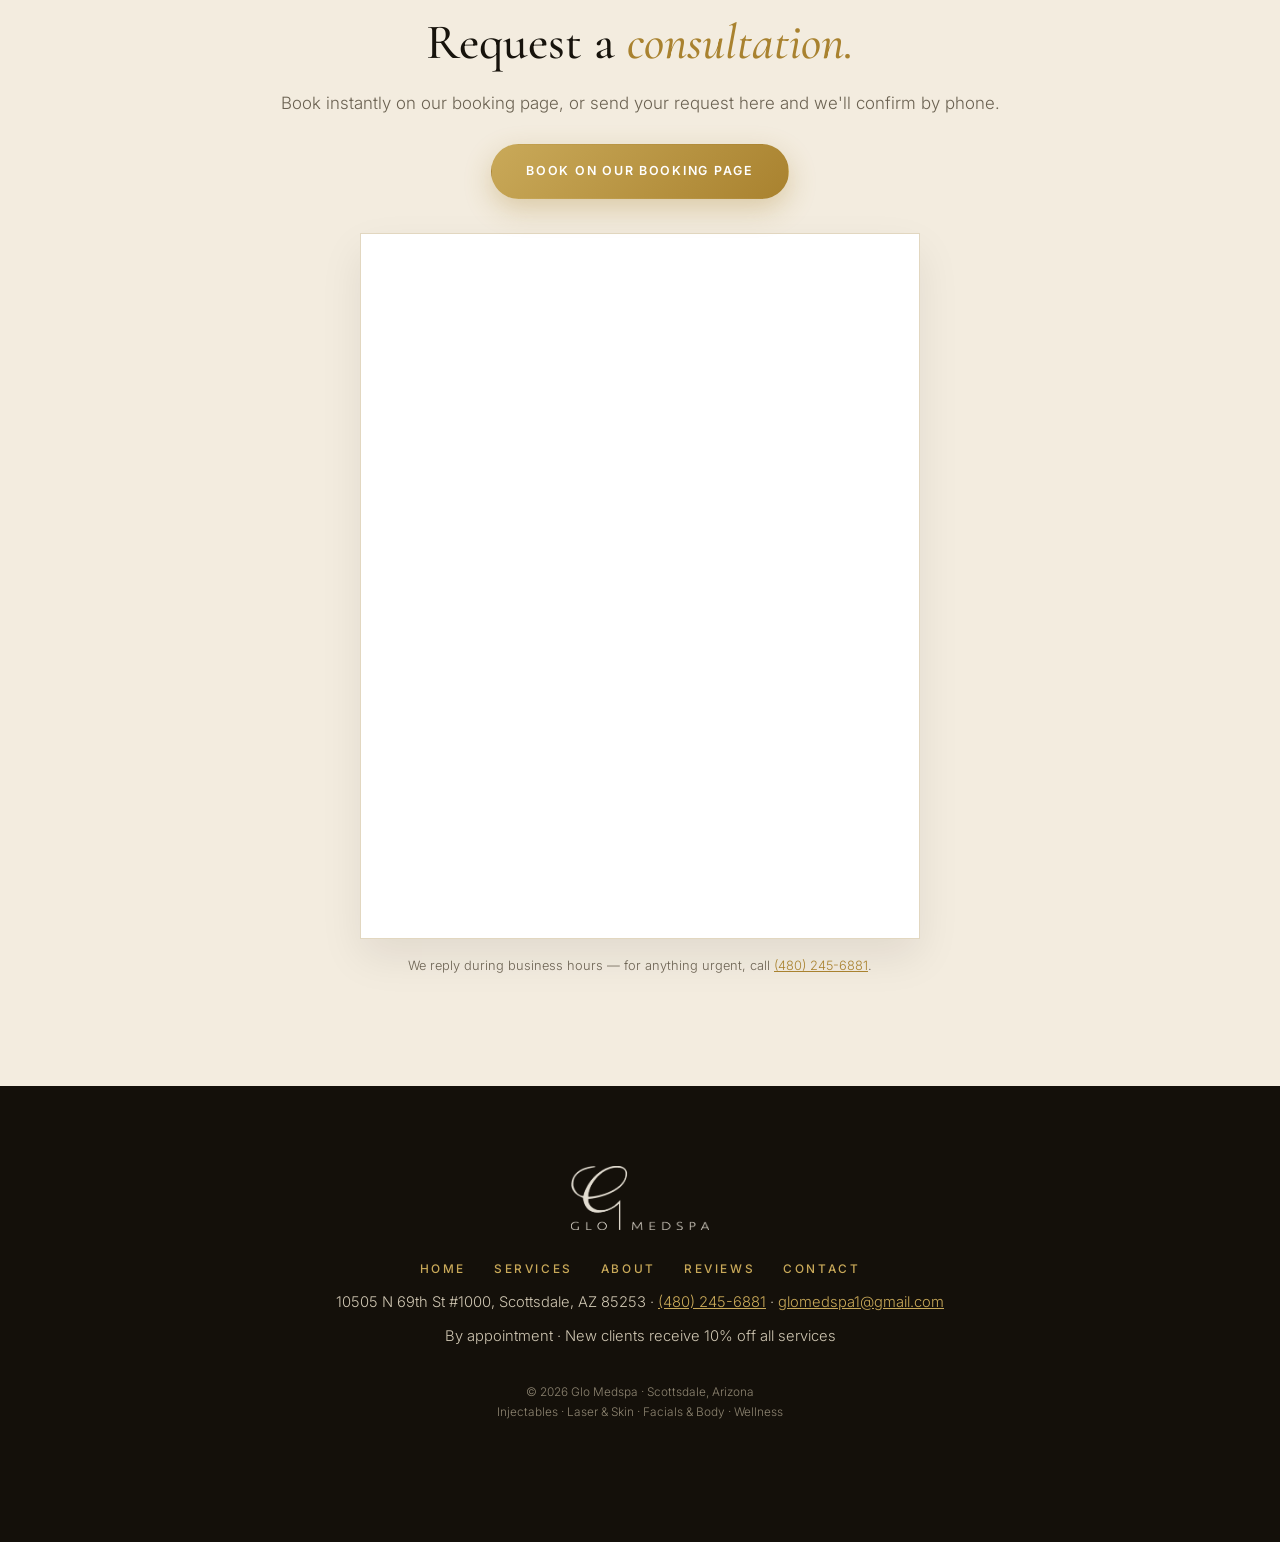
<file: contact.html>
<!DOCTYPE html>
<html lang="en">
<head>
<meta charset="UTF-8">
<meta name="viewport" content="width=device-width, initial-scale=1.0">
<title>Contact — Glo Medspa | Scottsdale, AZ</title>
<meta name="description" content="Visit Glo Medspa at 10505 N 69th St #1000, Scottsdale, AZ 85253. By appointment — call (480) 245-6881, email glomedspa1@gmail.com, or book online.">
<link rel="preconnect" href="https://fonts.googleapis.com">
<link rel="preconnect" href="https://fonts.gstatic.com" crossorigin>
<link href="https://fonts.googleapis.com/css2?family=Cormorant+Garamond:ital,wght@0,400;0,500;0,600;1,400;1,500&family=Inter:wght@300;400;500;600;700&display=swap" rel="stylesheet">
<link rel="stylesheet" href="styles.css">
<script type="application/ld+json">{"@context": "https://schema.org", "@type": "MedicalSpa", "name": "Glo Medspa", "telephone": "(480) 245-6881", "email": "glomedspa1@gmail.com", "address": {"@type": "PostalAddress", "streetAddress": "10505 N 69th St #1000", "addressLocality": "Scottsdale", "addressRegion": "AZ", "postalCode": "85253", "addressCountry": "US"}}</script>
<meta property="og:title" content="Contact — Glo Medspa, Scottsdale">
<meta property="og:description" content="10505 N 69th St #1000, Scottsdale — by appointment. Call (480) 245-6881 or book online.">
<meta property="og:type" content="website">
<meta property="og:image" content="assets/storefront-day.jpg">
<link rel="icon" type="image/png" href="favicon.png">
</head>
<body>

<div class="topbar"><div class="wrap">
<span>10505 N 69th St #1000 · Scottsdale</span>
<span>By appointment · <a href="tel:+14802456881">(480) 245-6881</a></span>
</div></div>

<header class="site"><div class="wrap head-wrap">
<button class="menu-btn" type="button" aria-label="Open menu" aria-expanded="false"><span></span><span></span><span></span></button>
<div class="head-side left"><a class="btn ghost small" href="tel:+14802456881">(480) 245-6881</a></div>
<a class="brand" href="index.html"><img src="assets/logo.png" alt="Glo Medspa"></a>
<nav class="main"><a href="index.html">Home</a><a href="services.html">Services</a><a href="about.html">About</a><a href="reviews.html">Reviews</a><a href="contact.html" class="active">Contact</a></nav>
<div class="head-side right"><a class="btn solid small" href="https://booknow.appointment-plus.com/82k0ek10/" target="_blank" rel="noopener">Book Now</a></div>
</div></header>

<section class="page-hero">
<div class="ghostword" aria-hidden="true">Visit</div>
<div class="wrap center">
<p class="eyebrow">Contact</p>
<h1>Come see us <em>in Scottsdale.</em></h1>
<p class="lede">By appointment — book online any time, call us, or send a message below and we'll get right back to you.</p>
</div>
</section>

<section><div class="wrap center">
<div class="visit-grid" style="margin-top:0">
<div class="visit-info">
<p><b>Glo Medspa</b><br>10505 N 69th St #1000<br>Scottsdale, AZ 85253</p>
<p><a class="big-tel" href="tel:+14802456881">(480) 245-6881</a></p>
<p><a href="mailto:glomedspa1@gmail.com">glomedspa1@gmail.com</a></p>
<p style="margin-top:18px"><a class="btn ghost" href="https://www.google.com/maps/search/?api=1&query=10505+N+69th+St+%231000+Scottsdale+AZ+85253" target="_blank" rel="noopener">Get Directions</a></p>
</div>
<div class="visit-note">
<p><b>By appointment.</b> Glo sees clients by appointment — same-day appointments are often available, and booking is open online around the clock. Call <a href="tel:+14802456881">(480) 245-6881</a> or book below, any hour.</p>
<p>New clients receive <b>10% off all services</b> — Glo's standing welcome offer.</p>
</div>
</div>
<figure class="storefront"><div class="ph"><img src="assets/storefront-day.jpg" alt="The Glo Medspa storefront, Suite 1000, Scottsdale" loading="lazy"></div></figure>
</div></section>

<section style="background:var(--paper2)"><div class="wrap center">
<div class="kicker">Send a Message</div>
<h2>Request a <em>consultation.</em></h2>
<p class="lede">Book instantly on our booking page, or send your request here and we'll confirm by phone.</p>
<p style="margin:26px 0 34px"><a class="btn solid" href="https://booknow.appointment-plus.com/82k0ek10/" target="_blank" rel="noopener">Book on Our Booking Page</a></p>
<div class="cform-embed">
<iframe src="https://api.leadconnectorhq.com/widget/form/C9Sw9gMtPqFkE5RlIBLx" style="width:100%;height:660px;border:none;border-radius:3px" id="inline-C9Sw9gMtPqFkE5RlIBLx" data-layout="{'id':'INLINE'}" data-trigger-type="alwaysShow" data-trigger-value="" data-activation-type="alwaysActivated" data-activation-value="" data-deactivation-type="neverDeactivate" data-deactivation-value="" data-form-name="Consultation Request" data-height="660" data-layout-iframe-id="inline-C9Sw9gMtPqFkE5RlIBLx" data-form-id="C9Sw9gMtPqFkE5RlIBLx" title="Request a consultation at Glo Medspa"></iframe>
<script src="https://link.msgsndr.com/js/form_embed.js"></script>
</div>
<p class="form-note">We reply during business hours — for anything urgent, call <a href="tel:+14802456881">(480) 245-6881</a>.</p>
</div></section>

<footer class="site"><div class="wrap">
<img class="foot-logo" src="assets/logo-footer.png" alt="Glo Medspa">
<nav class="foot-nav"><a href="index.html">Home</a><a href="services.html">Services</a><a href="about.html">About</a><a href="reviews.html">Reviews</a><a href="contact.html">Contact</a></nav>
<p class="foot-line">10505 N 69th St #1000, Scottsdale, AZ 85253 · <a href="tel:+14802456881">(480) 245-6881</a> · <a href="mailto:glomedspa1@gmail.com">glomedspa1@gmail.com</a></p>
<p class="foot-line">By appointment · New clients receive 10% off all services</p>
<p class="foot-small">© 2026 Glo Medspa · Scottsdale, Arizona<br>Injectables · Laser &amp; Skin · Facials &amp; Body · Wellness</p>
</div></footer>

<div class="stickybar"><a href="tel:+14802456881">Call</a><a class="primary" href="https://booknow.appointment-plus.com/82k0ek10/" target="_blank" rel="noopener">Book</a><a href="https://www.google.com/maps/search/?api=1&query=10505+N+69th+St+%231000+Scottsdale+AZ+85253" target="_blank" rel="noopener">Directions</a></div>
<script src="https://widgets.leadconnectorhq.com/loader.js" data-resources-url="https://widgets.leadconnectorhq.com/chat-widget/loader.js" data-widget-id="6afba85775f0c3a5207d0728"></script>
<script>
document.querySelector('.menu-btn').addEventListener('click',function(){
  var h=document.querySelector('header.site');var open=h.classList.toggle('menu-open');
  this.setAttribute('aria-expanded',open);this.setAttribute('aria-label',open?'Close menu':'Open menu');
});
</script>
</body>
</html>
</file>
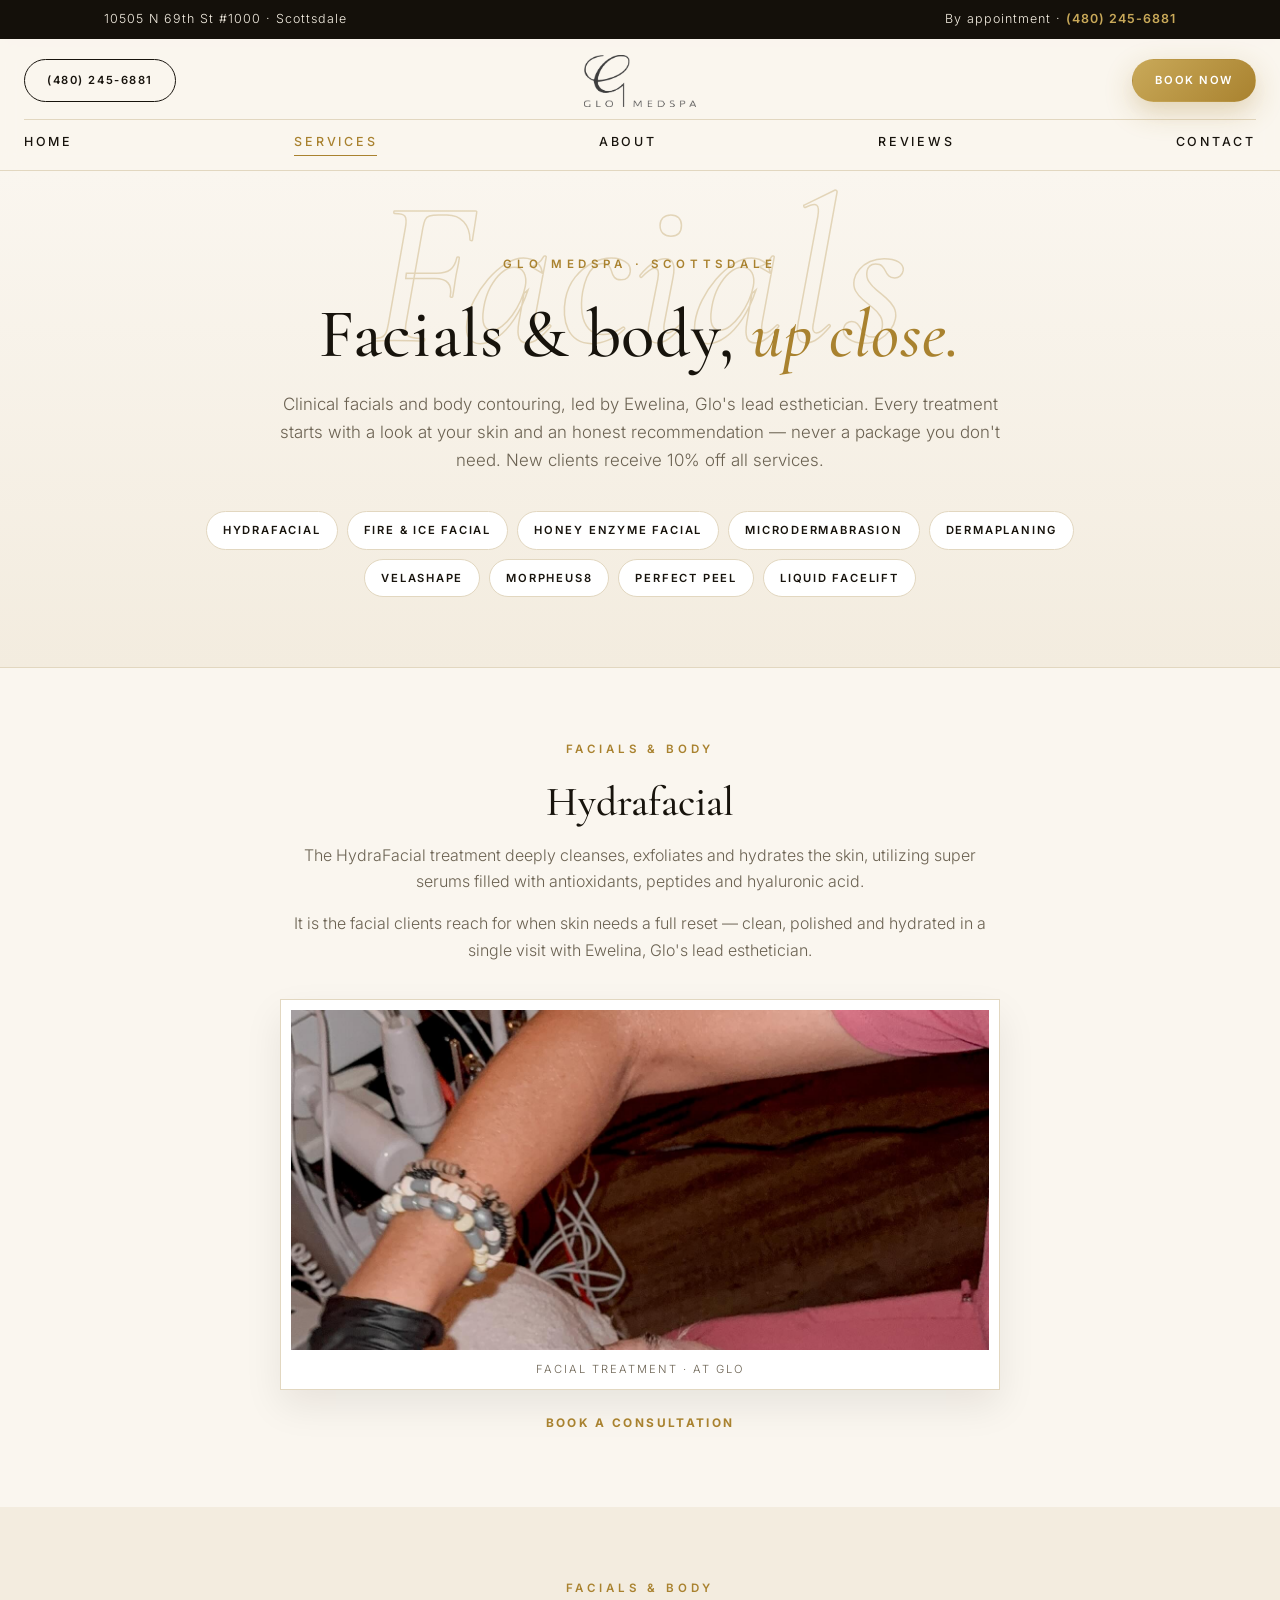
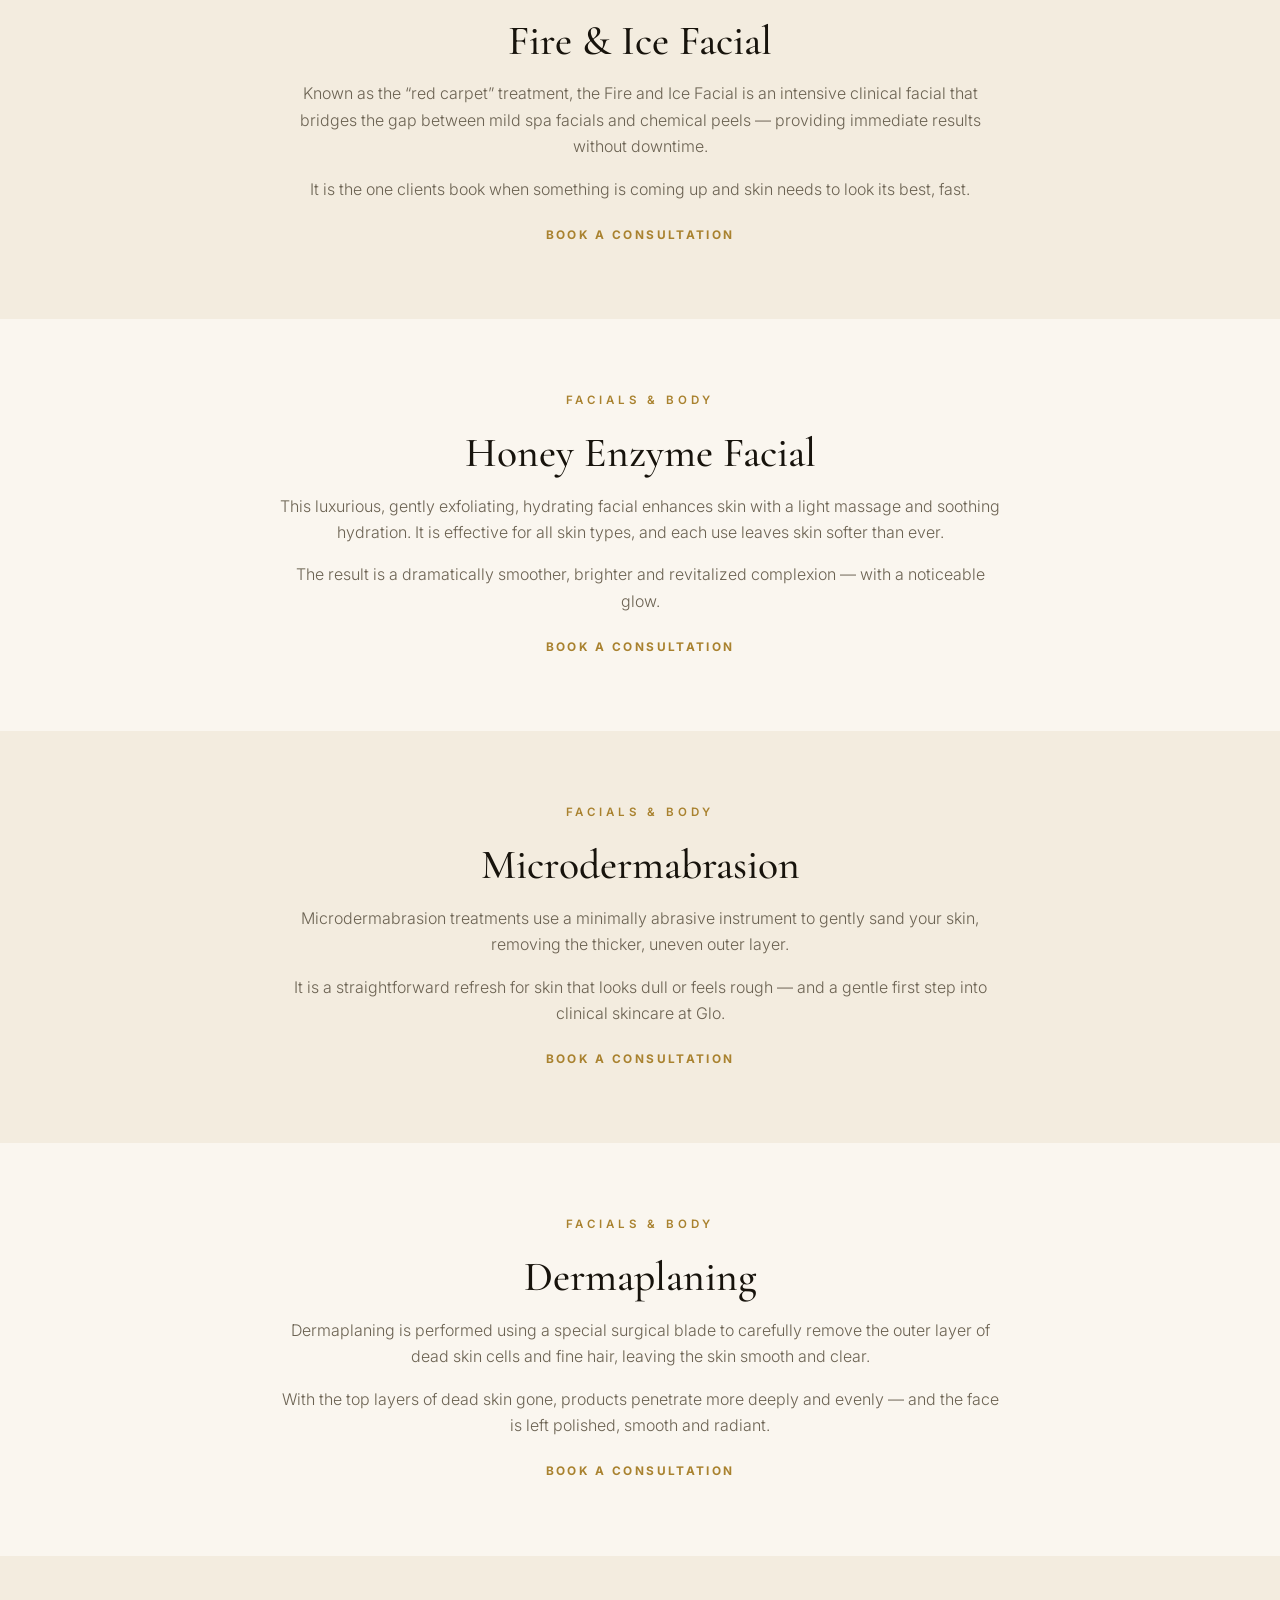
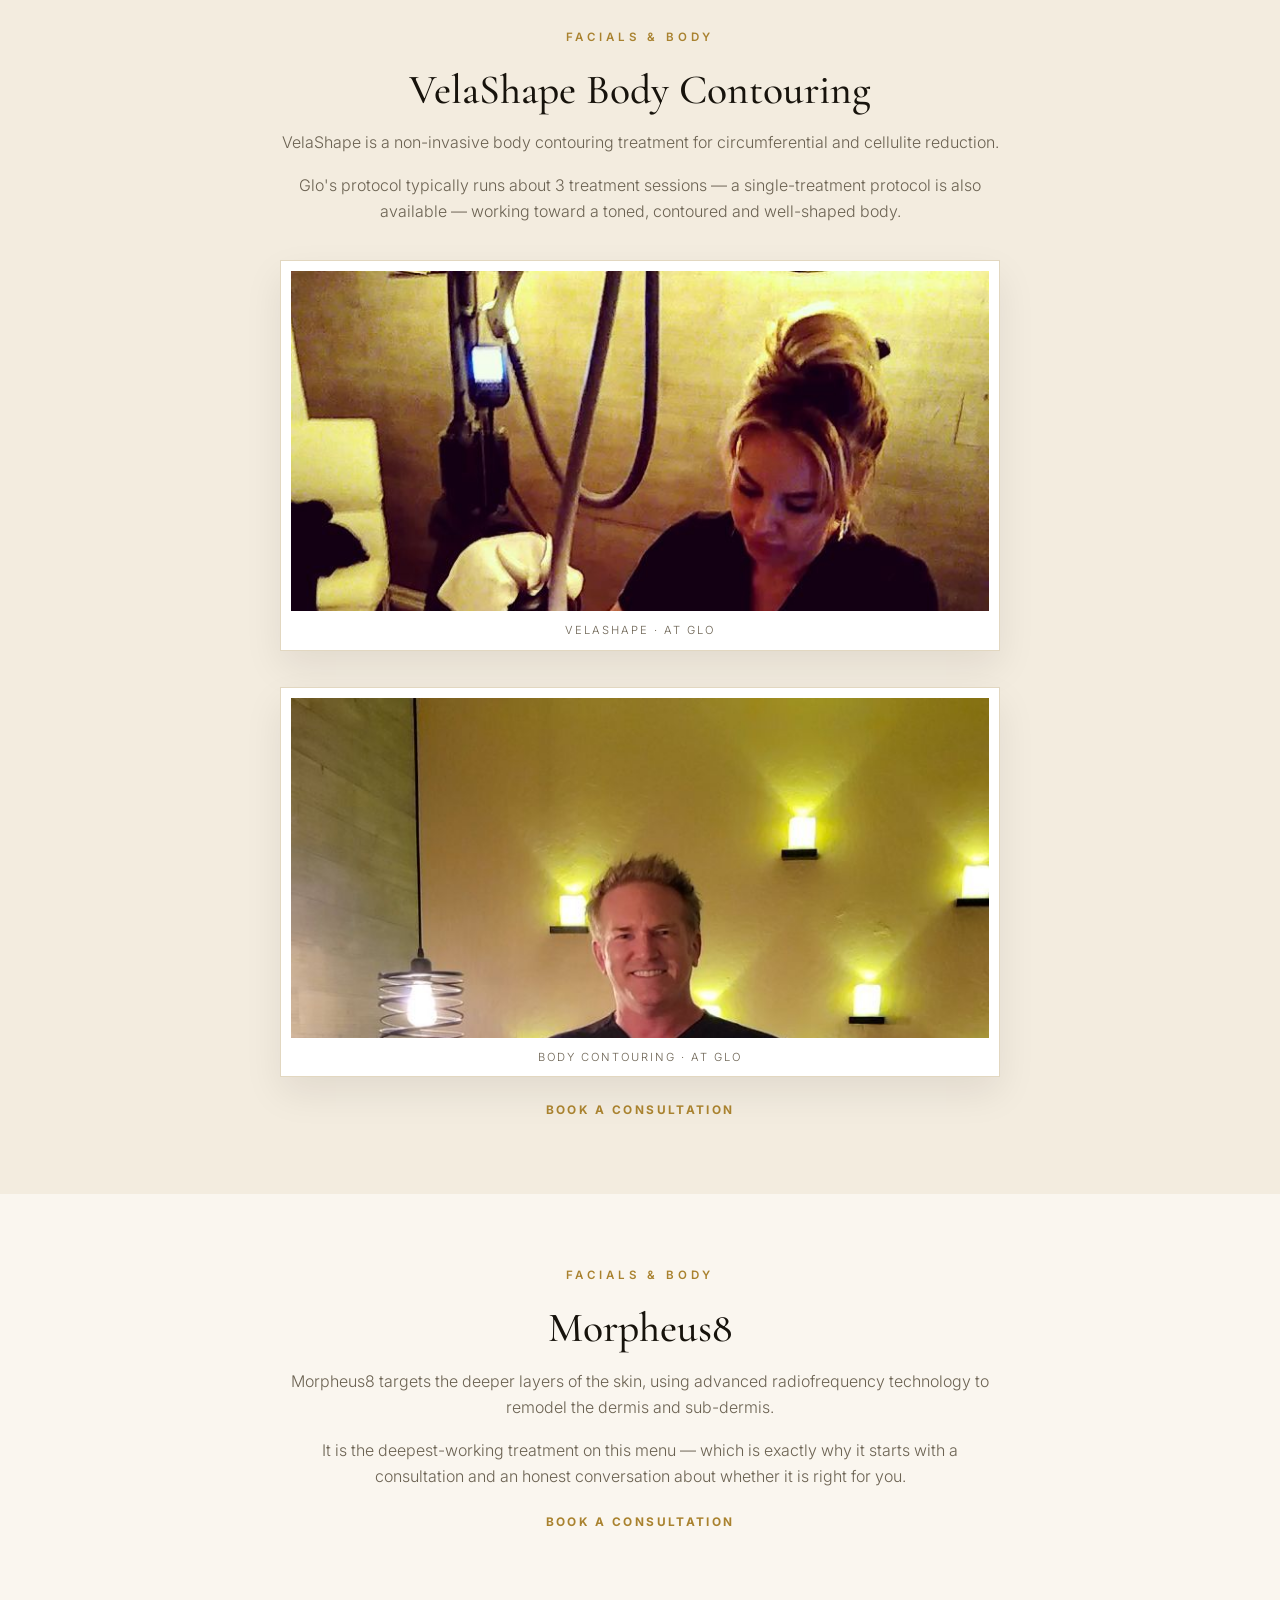
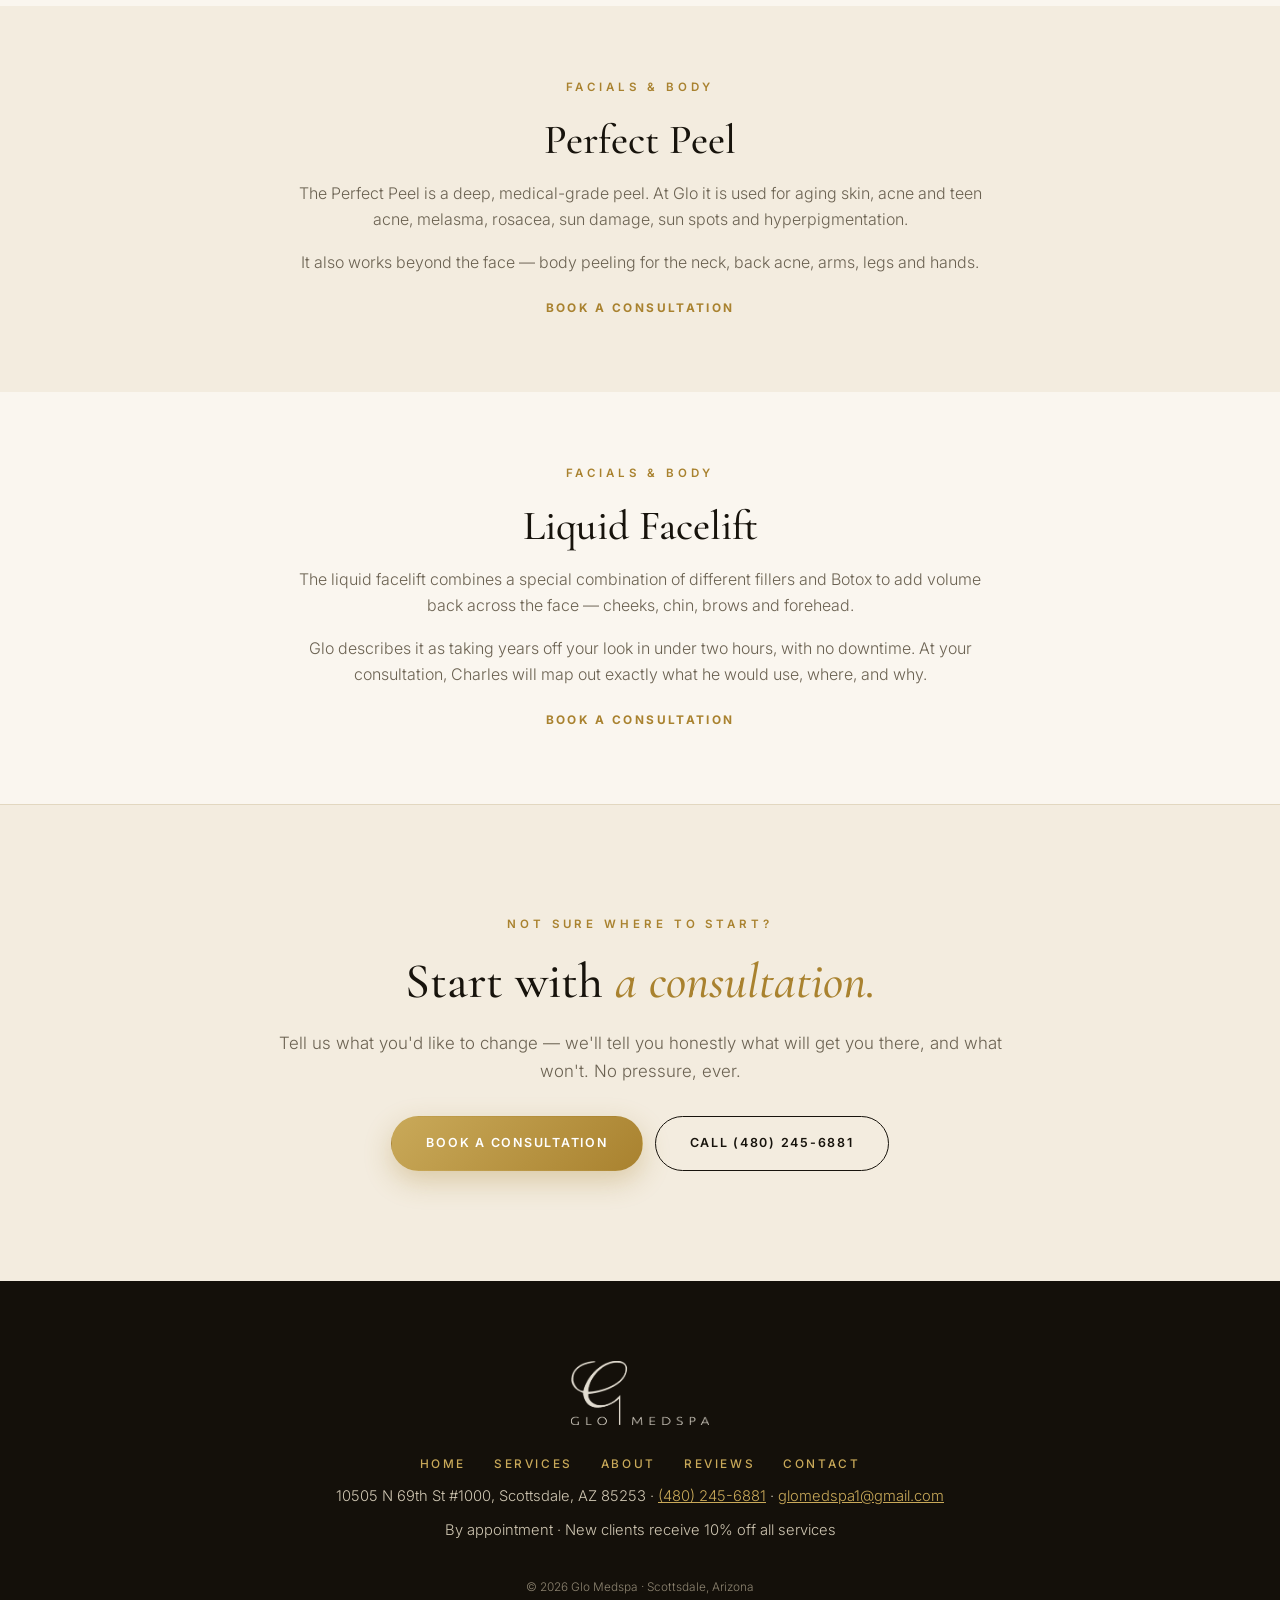
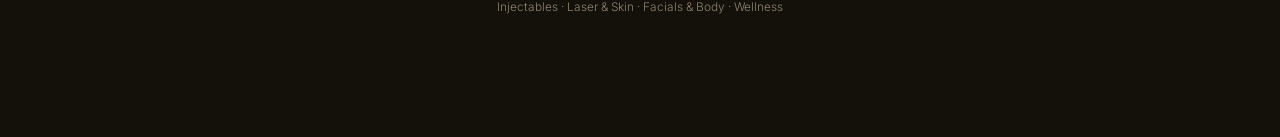
<file: facials-body.html>
<!DOCTYPE html>
<html lang="en">
<head>
<meta charset="UTF-8">
<meta name="viewport" content="width=device-width, initial-scale=1.0">
<title>Facials &amp; Body — Glo Medspa | Scottsdale, AZ</title>
<meta name="description" content="Hydrafacial, Fire &amp; Ice, Honey Enzyme, microdermabrasion, dermaplaning, Perfect Peel, liquid facelift, VelaShape and Morpheus8 at Glo Medspa in Scottsdale. New clients receive 10% off all services.">
<link rel="preconnect" href="https://fonts.googleapis.com">
<link rel="preconnect" href="https://fonts.gstatic.com" crossorigin>
<link href="https://fonts.googleapis.com/css2?family=Cormorant+Garamond:ital,wght@0,400;0,500;0,600;1,400;1,500&family=Inter:wght@300;400;500;600;700&display=swap" rel="stylesheet">
<link rel="stylesheet" href="styles.css">
<script type="application/ld+json">{"@context": "https://schema.org", "@type": "MedicalSpa", "name": "Glo Medspa", "telephone": "(480) 245-6881", "email": "glomedspa1@gmail.com", "address": {"@type": "PostalAddress", "streetAddress": "10505 N 69th St #1000", "addressLocality": "Scottsdale", "addressRegion": "AZ", "postalCode": "85253", "addressCountry": "US"}}</script>
<meta property="og:title" content="Facials &amp; Body — Glo Medspa, Scottsdale">
<meta property="og:description" content="Clinical facials, peels and body contouring at Glo Medspa — Hydrafacial, Fire &amp; Ice, VelaShape, Morpheus8 and more.">
<meta property="og:type" content="website">
<meta property="og:image" content="assets/facial.jpg">
<link rel="icon" type="image/png" href="favicon.png">
</head>
<body>

<div class="topbar"><div class="wrap">
<span>10505 N 69th St #1000 · Scottsdale</span>
<span>By appointment · <a href="tel:+14802456881">(480) 245-6881</a></span>
</div></div>

<header class="site"><div class="wrap head-wrap">
<button class="menu-btn" type="button" aria-label="Open menu" aria-expanded="false"><span></span><span></span><span></span></button>
<div class="head-side left"><a class="btn ghost small" href="tel:+14802456881">(480) 245-6881</a></div>
<a class="brand" href="index.html"><img src="assets/logo.png" alt="Glo Medspa"></a>
<nav class="main"><a href="index.html">Home</a><a href="services.html" class="active">Services</a><a href="about.html">About</a><a href="reviews.html">Reviews</a><a href="contact.html">Contact</a></nav>
<div class="head-side right"><a class="btn solid small" href="https://booknow.appointment-plus.com/82k0ek10/" target="_blank" rel="noopener">Book Now</a></div>
</div></header>

<section class="page-hero">
<div class="ghostword" aria-hidden="true">Facials</div>
<div class="wrap center">
<p class="eyebrow">Glo Medspa · Scottsdale</p>
<h1>Facials &amp; body, <em>up close.</em></h1>
<p class="lede">Clinical facials and body contouring, led by Ewelina, Glo's lead esthetician. Every treatment starts with a look at your skin and an honest recommendation — never a package you don't need. New clients receive 10% off all services.</p>
<nav class="jumpnav">
<a href="#hydrafacial">Hydrafacial</a>
<a href="#fire-and-ice">Fire &amp; Ice Facial</a>
<a href="#honey-enzyme">Honey Enzyme Facial</a>
<a href="#microdermabrasion">Microdermabrasion</a>
<a href="#dermaplaning">Dermaplaning</a>
<a href="#velashape">VelaShape</a>
<a href="#morpheus8">Morpheus8</a>
<a href="#perfect-peel">Perfect Peel</a>
<a href="#liquid-facelift">Liquid Facelift</a>
</nav>
</div>
</section>

<section class="detail" id="hydrafacial"><div class="wrap center">
<div class="kicker">Facials &amp; Body</div>
<h2>Hydrafacial</h2>
<p>The HydraFacial treatment deeply cleanses, exfoliates and hydrates the skin, utilizing super serums filled with antioxidants, peptides and hyaluronic acid.</p>
<p>It is the facial clients reach for when skin needs a full reset — clean, polished and hydrated in a single visit with Ewelina, Glo's lead esthetician.</p>
<figure class="dfig"><div class="ph"><img src="assets/facial.jpg" alt="Facial treatment at Glo Medspa" loading="lazy"></div><figcaption>Facial Treatment · At Glo</figcaption></figure>
<a class="textlink" href="https://booknow.appointment-plus.com/82k0ek10/" target="_blank" rel="noopener">Book a Consultation</a>
</div></section>

<section class="detail alt" id="fire-and-ice"><div class="wrap center">
<div class="kicker">Facials &amp; Body</div>
<h2>Fire &amp; Ice Facial</h2>
<p>Known as the &ldquo;red carpet&rdquo; treatment, the Fire and Ice Facial is an intensive clinical facial that bridges the gap between mild spa facials and chemical peels — providing immediate results without downtime.</p>
<p>It is the one clients book when something is coming up and skin needs to look its best, fast.</p>
<a class="textlink" href="https://booknow.appointment-plus.com/82k0ek10/" target="_blank" rel="noopener">Book a Consultation</a>
</div></section>

<section class="detail" id="honey-enzyme"><div class="wrap center">
<div class="kicker">Facials &amp; Body</div>
<h2>Honey Enzyme Facial</h2>
<p>This luxurious, gently exfoliating, hydrating facial enhances skin with a light massage and soothing hydration. It is effective for all skin types, and each use leaves skin softer than ever.</p>
<p>The result is a dramatically smoother, brighter and revitalized complexion — with a noticeable glow.</p>
<a class="textlink" href="https://booknow.appointment-plus.com/82k0ek10/" target="_blank" rel="noopener">Book a Consultation</a>
</div></section>

<section class="detail alt" id="microdermabrasion"><div class="wrap center">
<div class="kicker">Facials &amp; Body</div>
<h2>Microdermabrasion</h2>
<p>Microdermabrasion treatments use a minimally abrasive instrument to gently sand your skin, removing the thicker, uneven outer layer.</p>
<p>It is a straightforward refresh for skin that looks dull or feels rough — and a gentle first step into clinical skincare at Glo.</p>
<a class="textlink" href="https://booknow.appointment-plus.com/82k0ek10/" target="_blank" rel="noopener">Book a Consultation</a>
</div></section>

<section class="detail" id="dermaplaning"><div class="wrap center">
<div class="kicker">Facials &amp; Body</div>
<h2>Dermaplaning</h2>
<p>Dermaplaning is performed using a special surgical blade to carefully remove the outer layer of dead skin cells and fine hair, leaving the skin smooth and clear.</p>
<p>With the top layers of dead skin gone, products penetrate more deeply and evenly — and the face is left polished, smooth and radiant.</p>
<a class="textlink" href="https://booknow.appointment-plus.com/82k0ek10/" target="_blank" rel="noopener">Book a Consultation</a>
</div></section>

<section class="detail alt" id="velashape"><div class="wrap center">
<div class="kicker">Facials &amp; Body</div>
<h2>VelaShape Body Contouring</h2>
<p>VelaShape is a non-invasive body contouring treatment for circumferential and cellulite reduction.</p>
<p>Glo's protocol typically runs about 3 treatment sessions — a single-treatment protocol is also available — working toward a toned, contoured and well-shaped body.</p>
<figure class="dfig"><div class="ph"><img src="assets/body-velashape.jpg" alt="VelaShape body contouring at Glo Medspa" loading="lazy"></div><figcaption>VelaShape · At Glo</figcaption></figure>
<figure class="dfig"><div class="ph"><img src="assets/body-trusculpt.jpg" alt="Body contouring treatment at Glo Medspa" loading="lazy"></div><figcaption>Body Contouring · At Glo</figcaption></figure>
<a class="textlink" href="https://booknow.appointment-plus.com/82k0ek10/" target="_blank" rel="noopener">Book a Consultation</a>
</div></section>

<section class="detail" id="morpheus8"><div class="wrap center">
<div class="kicker">Facials &amp; Body</div>
<h2>Morpheus8</h2>
<p>Morpheus8 targets the deeper layers of the skin, using advanced radiofrequency technology to remodel the dermis and sub-dermis.</p>
<p>It is the deepest-working treatment on this menu — which is exactly why it starts with a consultation and an honest conversation about whether it is right for you.</p>
<a class="textlink" href="https://booknow.appointment-plus.com/82k0ek10/" target="_blank" rel="noopener">Book a Consultation</a>
</div></section>

<section class="detail alt" id="perfect-peel"><div class="wrap center">
<div class="kicker">Facials &amp; Body</div>
<h2>Perfect Peel</h2>
<p>The Perfect Peel is a deep, medical-grade peel. At Glo it is used for aging skin, acne and teen acne, melasma, rosacea, sun damage, sun spots and hyperpigmentation.</p>
<p>It also works beyond the face — body peeling for the neck, back acne, arms, legs and hands.</p>
<a class="textlink" href="https://booknow.appointment-plus.com/82k0ek10/" target="_blank" rel="noopener">Book a Consultation</a>
</div></section>

<section class="detail" id="liquid-facelift"><div class="wrap center">
<div class="kicker">Facials &amp; Body</div>
<h2>Liquid Facelift</h2>
<p>The liquid facelift combines a special combination of different fillers and Botox to add volume back across the face — cheeks, chin, brows and forehead.</p>
<p>Glo describes it as taking years off your look in under two hours, with no downtime. At your consultation, Charles will map out exactly what he would use, where, and why.</p>
<a class="textlink" href="https://booknow.appointment-plus.com/82k0ek10/" target="_blank" rel="noopener">Book a Consultation</a>
</div></section>

<section class="cta-band"><div class="wrap center">
<div class="kicker">Not Sure Where to Start?</div>
<h2>Start with <em>a consultation.</em></h2>
<p class="lede">Tell us what you'd like to change — we'll tell you honestly what will get you there, and what won't. No pressure, ever.</p>
<div class="btns"><a class="btn solid" href="https://booknow.appointment-plus.com/82k0ek10/" target="_blank" rel="noopener">Book a Consultation</a><a class="btn ghost" href="tel:+14802456881">Call (480) 245-6881</a></div>
</div></section>

<footer class="site"><div class="wrap">
<img class="foot-logo" src="assets/logo-footer.png" alt="Glo Medspa">
<nav class="foot-nav"><a href="index.html">Home</a><a href="services.html">Services</a><a href="about.html">About</a><a href="reviews.html">Reviews</a><a href="contact.html">Contact</a></nav>
<p class="foot-line">10505 N 69th St #1000, Scottsdale, AZ 85253 · <a href="tel:+14802456881">(480) 245-6881</a> · <a href="mailto:glomedspa1@gmail.com">glomedspa1@gmail.com</a></p>
<p class="foot-line">By appointment · New clients receive 10% off all services</p>
<p class="foot-small">© 2026 Glo Medspa · Scottsdale, Arizona<br>Injectables · Laser &amp; Skin · Facials &amp; Body · Wellness</p>
</div></footer>

<div class="stickybar"><a href="tel:+14802456881">Call</a><a class="primary" href="https://booknow.appointment-plus.com/82k0ek10/" target="_blank" rel="noopener">Book</a><a href="https://www.google.com/maps/search/?api=1&query=10505+N+69th+St+%231000+Scottsdale+AZ+85253" target="_blank" rel="noopener">Directions</a></div>
<script src="https://widgets.leadconnectorhq.com/loader.js" data-resources-url="https://widgets.leadconnectorhq.com/chat-widget/loader.js" data-widget-id="6afba85775f0c3a5207d0728"></script>
<script>
document.querySelector('.menu-btn').addEventListener('click',function(){
  var h=document.querySelector('header.site');var open=h.classList.toggle('menu-open');
  this.setAttribute('aria-expanded',open);this.setAttribute('aria-label',open?'Close menu':'Open menu');
});
</script>
</body>
</html>
</file>
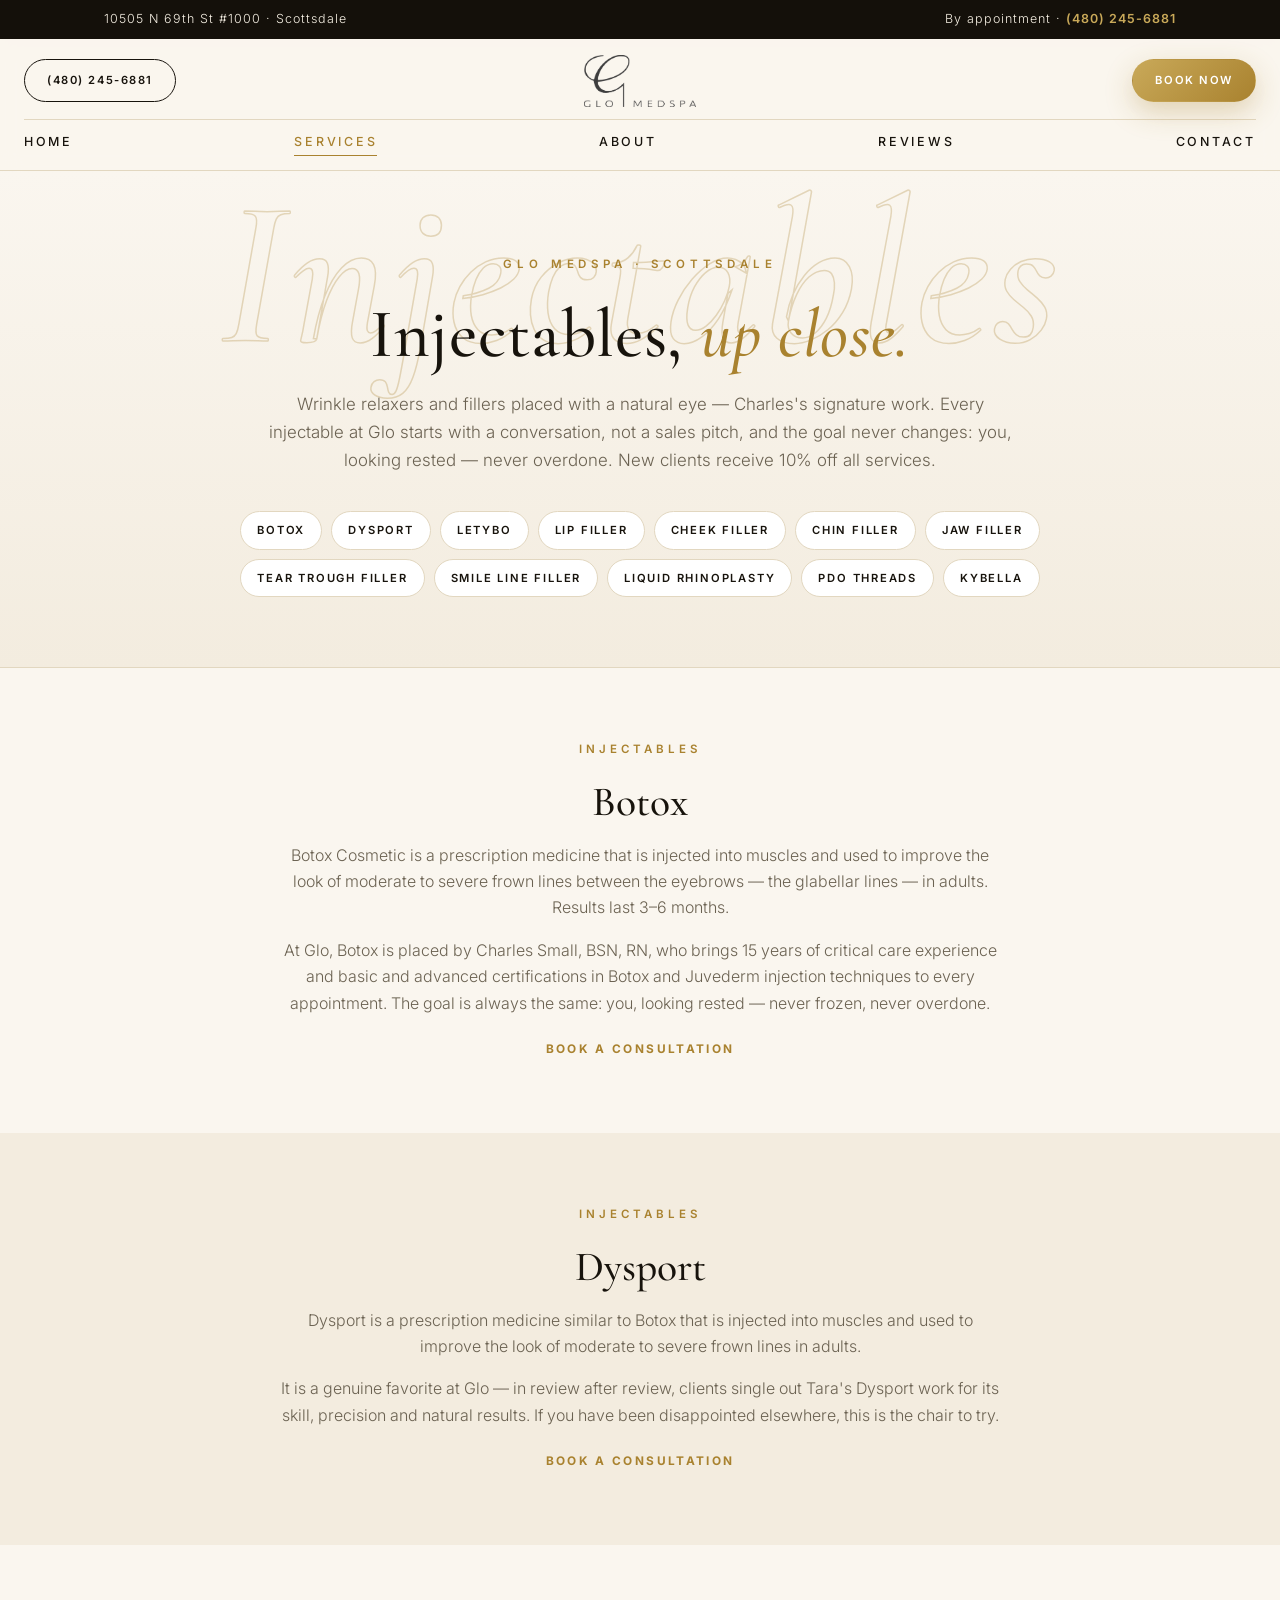
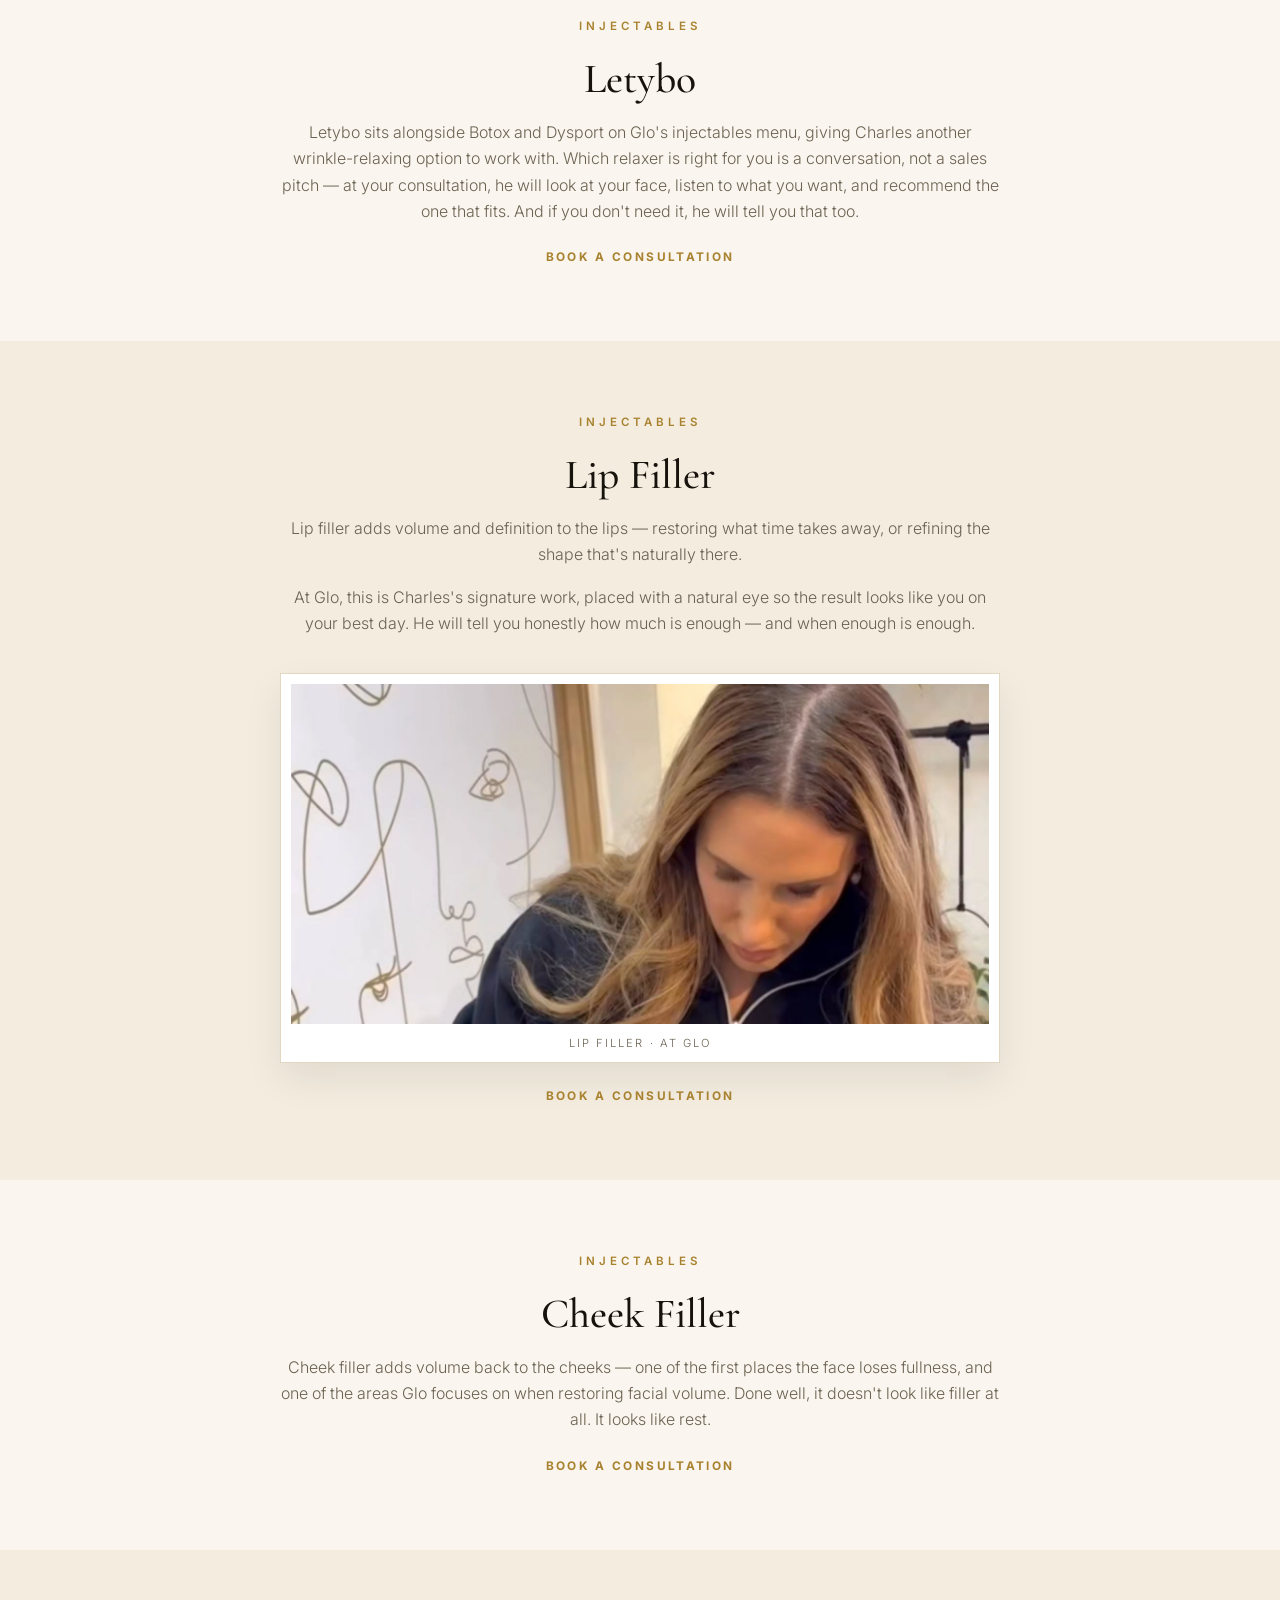
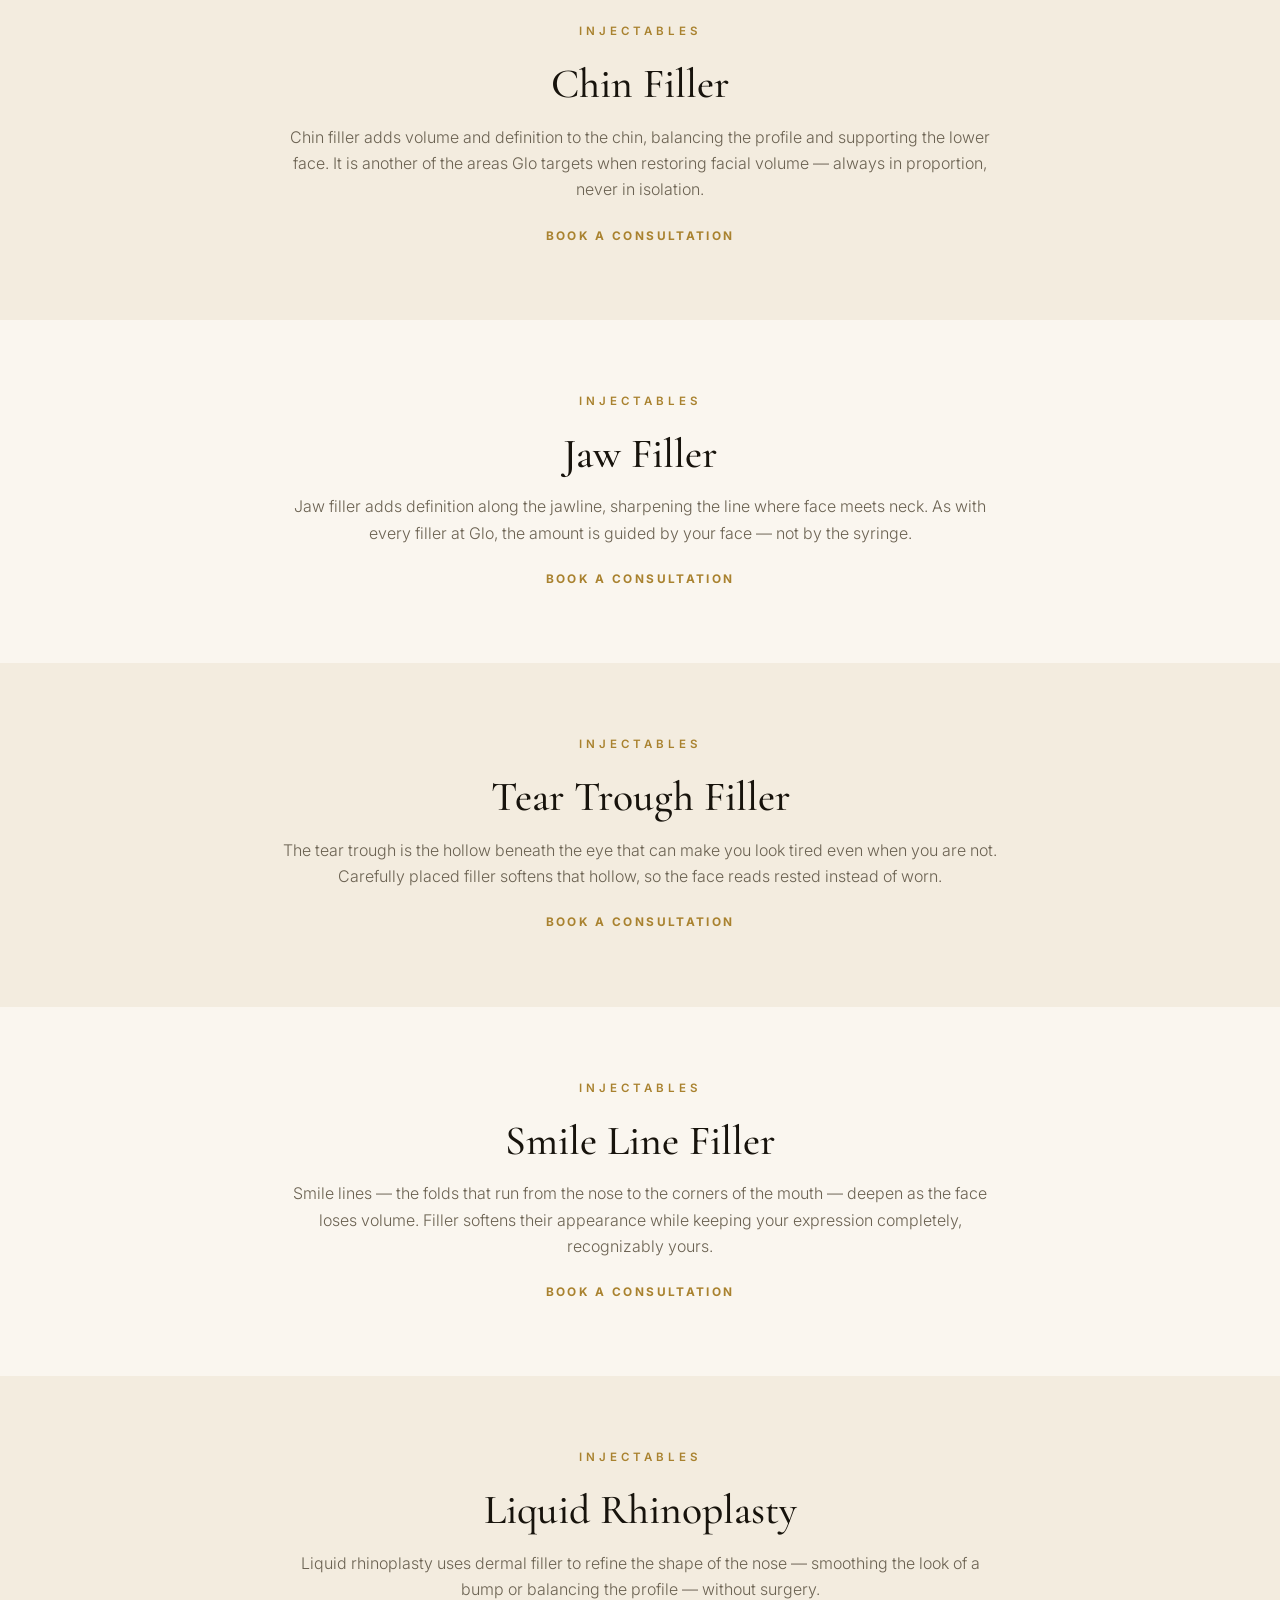
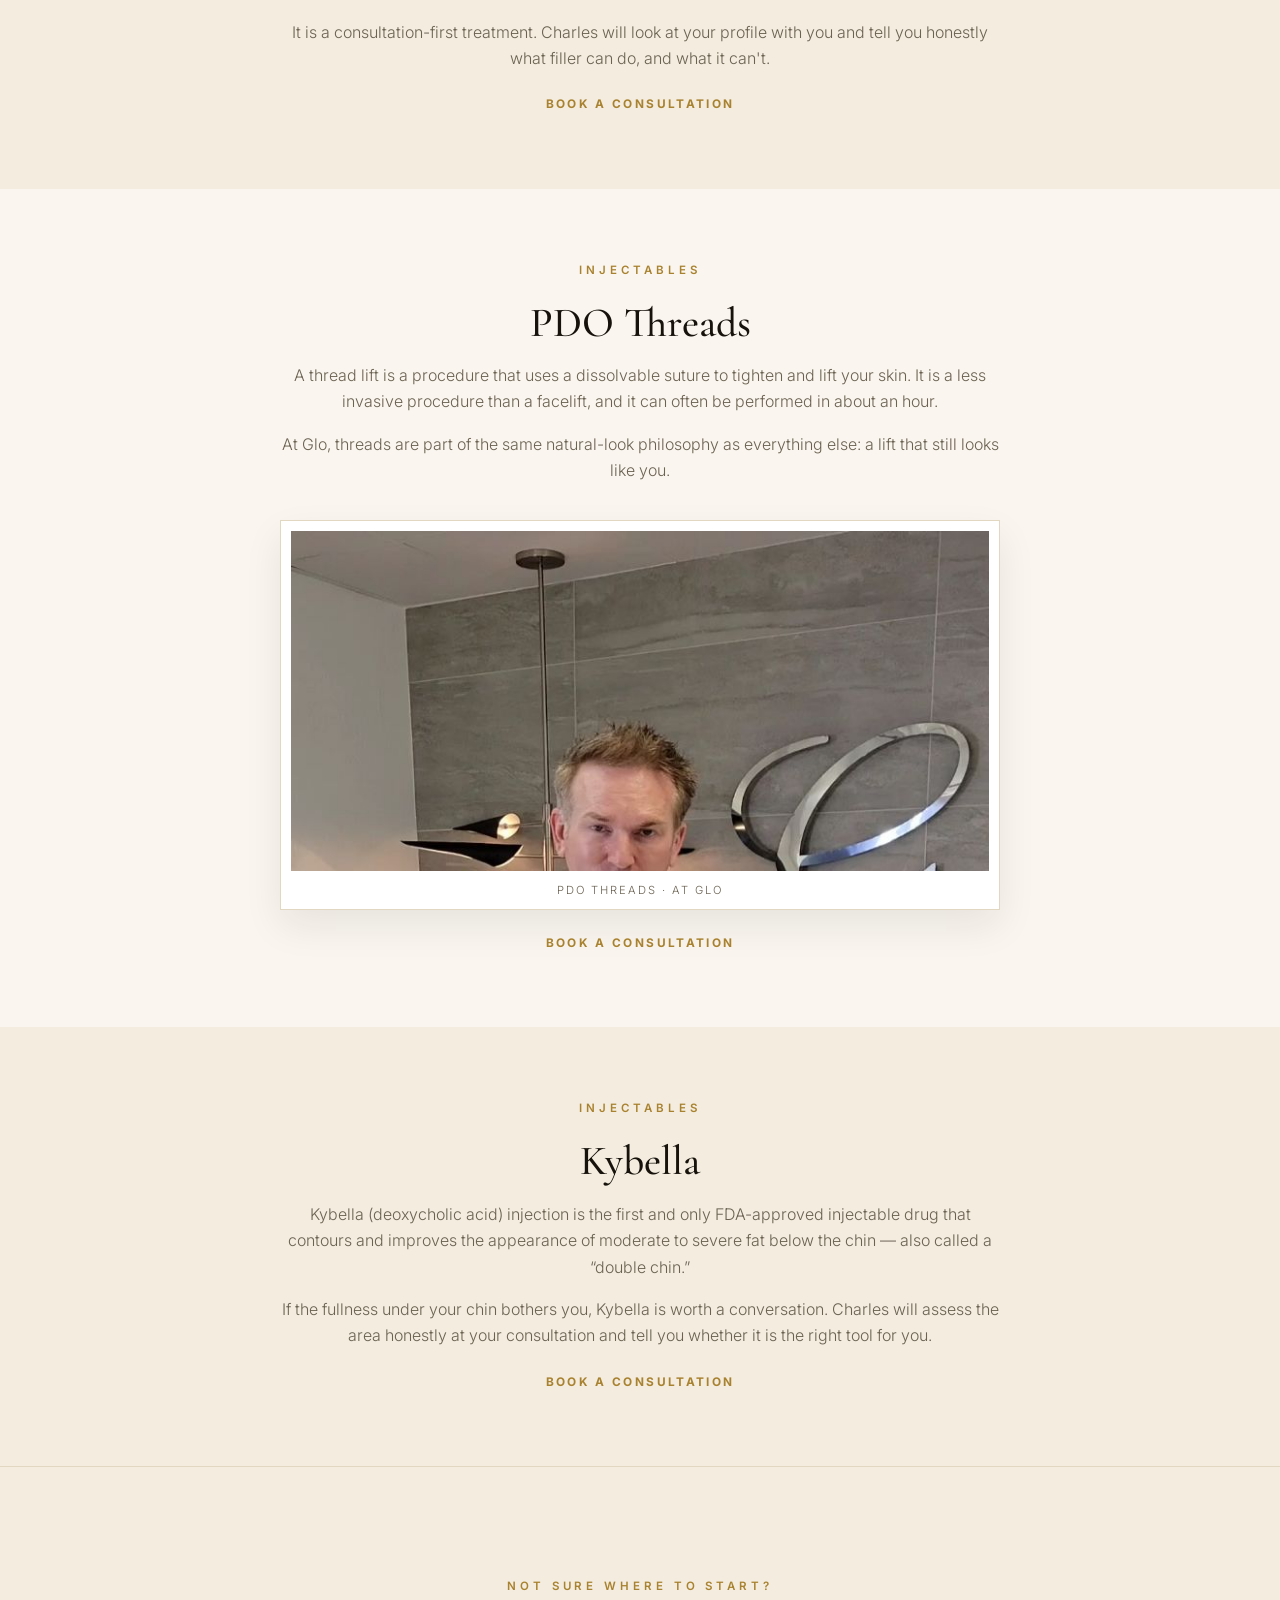
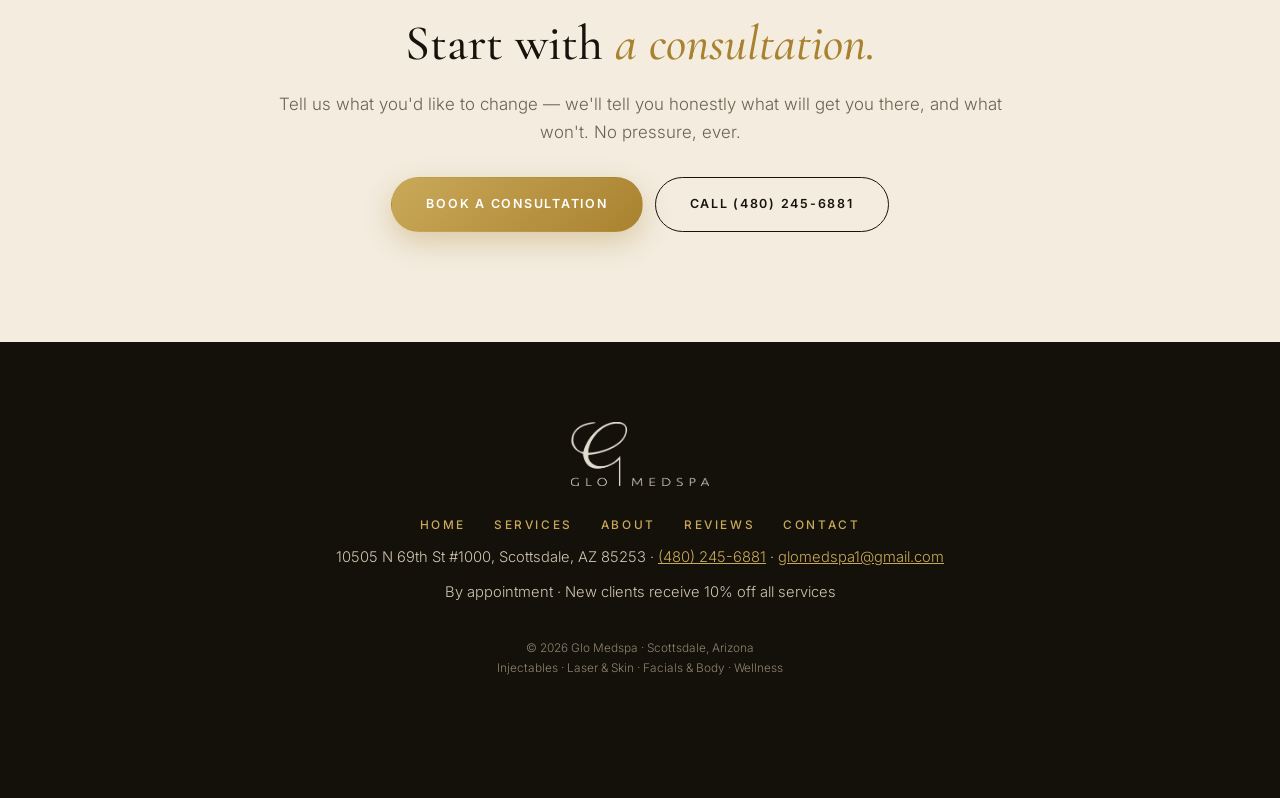
<file: injectables.html>
<!DOCTYPE html>
<html lang="en">
<head>
<meta charset="UTF-8">
<meta name="viewport" content="width=device-width, initial-scale=1.0">
<title>Injectables — Glo Medspa | Scottsdale, AZ</title>
<meta name="description" content="Botox, Dysport, Letybo, dermal fillers, liquid rhinoplasty, PDO threads and Kybella at Glo Medspa in Scottsdale — placed with a natural eye by Charles Small, BSN, RN. New clients receive 10% off all services.">
<link rel="preconnect" href="https://fonts.googleapis.com">
<link rel="preconnect" href="https://fonts.gstatic.com" crossorigin>
<link href="https://fonts.googleapis.com/css2?family=Cormorant+Garamond:ital,wght@0,400;0,500;0,600;1,400;1,500&family=Inter:wght@300;400;500;600;700&display=swap" rel="stylesheet">
<link rel="stylesheet" href="styles.css">
<script type="application/ld+json">{"@context": "https://schema.org", "@type": "MedicalSpa", "name": "Glo Medspa", "telephone": "(480) 245-6881", "email": "glomedspa1@gmail.com", "address": {"@type": "PostalAddress", "streetAddress": "10505 N 69th St #1000", "addressLocality": "Scottsdale", "addressRegion": "AZ", "postalCode": "85253", "addressCountry": "US"}}</script>
<meta property="og:title" content="Injectables — Glo Medspa, Scottsdale">
<meta property="og:description" content="Botox, Dysport, Letybo, fillers, PDO threads and Kybella — injectables placed with a natural eye at Glo Medspa.">
<meta property="og:type" content="website">
<meta property="og:image" content="assets/injectables.jpg">
<link rel="icon" type="image/png" href="favicon.png">
</head>
<body>

<div class="topbar"><div class="wrap">
<span>10505 N 69th St #1000 · Scottsdale</span>
<span>By appointment · <a href="tel:+14802456881">(480) 245-6881</a></span>
</div></div>

<header class="site"><div class="wrap head-wrap">
<button class="menu-btn" type="button" aria-label="Open menu" aria-expanded="false"><span></span><span></span><span></span></button>
<div class="head-side left"><a class="btn ghost small" href="tel:+14802456881">(480) 245-6881</a></div>
<a class="brand" href="index.html"><img src="assets/logo.png" alt="Glo Medspa"></a>
<nav class="main"><a href="index.html">Home</a><a href="services.html" class="active">Services</a><a href="about.html">About</a><a href="reviews.html">Reviews</a><a href="contact.html">Contact</a></nav>
<div class="head-side right"><a class="btn solid small" href="https://booknow.appointment-plus.com/82k0ek10/" target="_blank" rel="noopener">Book Now</a></div>
</div></header>

<section class="page-hero">
<div class="ghostword" aria-hidden="true">Injectables</div>
<div class="wrap center">
<p class="eyebrow">Glo Medspa · Scottsdale</p>
<h1>Injectables, <em>up close.</em></h1>
<p class="lede">Wrinkle relaxers and fillers placed with a natural eye — Charles's signature work. Every injectable at Glo starts with a conversation, not a sales pitch, and the goal never changes: you, looking rested — never overdone. New clients receive 10% off all services.</p>
<nav class="jumpnav">
<a href="#botox">Botox</a>
<a href="#dysport">Dysport</a>
<a href="#letybo">Letybo</a>
<a href="#lip-filler">Lip Filler</a>
<a href="#cheek-filler">Cheek Filler</a>
<a href="#chin-filler">Chin Filler</a>
<a href="#jaw-filler">Jaw Filler</a>
<a href="#tear-trough-filler">Tear Trough Filler</a>
<a href="#smile-line-filler">Smile Line Filler</a>
<a href="#liquid-rhinoplasty">Liquid Rhinoplasty</a>
<a href="#pdo-threads">PDO Threads</a>
<a href="#kybella">Kybella</a>
</nav>
</div>
</section>

<section class="detail" id="botox"><div class="wrap center">
<div class="kicker">Injectables</div>
<h2>Botox</h2>
<p>Botox Cosmetic is a prescription medicine that is injected into muscles and used to improve the look of moderate to severe frown lines between the eyebrows — the glabellar lines — in adults. Results last 3–6 months.</p>
<p>At Glo, Botox is placed by Charles Small, BSN, RN, who brings 15 years of critical care experience and basic and advanced certifications in Botox and Juvederm injection techniques to every appointment. The goal is always the same: you, looking rested — never frozen, never overdone.</p>
<a class="textlink" href="https://booknow.appointment-plus.com/82k0ek10/" target="_blank" rel="noopener">Book a Consultation</a>
</div></section>

<section class="detail alt" id="dysport"><div class="wrap center">
<div class="kicker">Injectables</div>
<h2>Dysport</h2>
<p>Dysport is a prescription medicine similar to Botox that is injected into muscles and used to improve the look of moderate to severe frown lines in adults.</p>
<p>It is a genuine favorite at Glo — in review after review, clients single out Tara's Dysport work for its skill, precision and natural results. If you have been disappointed elsewhere, this is the chair to try.</p>
<a class="textlink" href="https://booknow.appointment-plus.com/82k0ek10/" target="_blank" rel="noopener">Book a Consultation</a>
</div></section>

<section class="detail" id="letybo"><div class="wrap center">
<div class="kicker">Injectables</div>
<h2>Letybo</h2>
<p>Letybo sits alongside Botox and Dysport on Glo's injectables menu, giving Charles another wrinkle-relaxing option to work with. Which relaxer is right for you is a conversation, not a sales pitch — at your consultation, he will look at your face, listen to what you want, and recommend the one that fits. And if you don't need it, he will tell you that too.</p>
<a class="textlink" href="https://booknow.appointment-plus.com/82k0ek10/" target="_blank" rel="noopener">Book a Consultation</a>
</div></section>

<section class="detail alt" id="lip-filler"><div class="wrap center">
<div class="kicker">Injectables</div>
<h2>Lip Filler</h2>
<p>Lip filler adds volume and definition to the lips — restoring what time takes away, or refining the shape that's naturally there.</p>
<p>At Glo, this is Charles's signature work, placed with a natural eye so the result looks like you on your best day. He will tell you honestly how much is enough — and when enough is enough.</p>
<figure class="dfig"><div class="ph"><img src="assets/injectables.jpg" alt="Lip filler treatment at Glo Medspa" loading="lazy"></div><figcaption>Lip Filler · At Glo</figcaption></figure>
<a class="textlink" href="https://booknow.appointment-plus.com/82k0ek10/" target="_blank" rel="noopener">Book a Consultation</a>
</div></section>

<section class="detail" id="cheek-filler"><div class="wrap center">
<div class="kicker">Injectables</div>
<h2>Cheek Filler</h2>
<p>Cheek filler adds volume back to the cheeks — one of the first places the face loses fullness, and one of the areas Glo focuses on when restoring facial volume. Done well, it doesn't look like filler at all. It looks like rest.</p>
<a class="textlink" href="https://booknow.appointment-plus.com/82k0ek10/" target="_blank" rel="noopener">Book a Consultation</a>
</div></section>

<section class="detail alt" id="chin-filler"><div class="wrap center">
<div class="kicker">Injectables</div>
<h2>Chin Filler</h2>
<p>Chin filler adds volume and definition to the chin, balancing the profile and supporting the lower face. It is another of the areas Glo targets when restoring facial volume — always in proportion, never in isolation.</p>
<a class="textlink" href="https://booknow.appointment-plus.com/82k0ek10/" target="_blank" rel="noopener">Book a Consultation</a>
</div></section>

<section class="detail" id="jaw-filler"><div class="wrap center">
<div class="kicker">Injectables</div>
<h2>Jaw Filler</h2>
<p>Jaw filler adds definition along the jawline, sharpening the line where face meets neck. As with every filler at Glo, the amount is guided by your face — not by the syringe.</p>
<a class="textlink" href="https://booknow.appointment-plus.com/82k0ek10/" target="_blank" rel="noopener">Book a Consultation</a>
</div></section>

<section class="detail alt" id="tear-trough-filler"><div class="wrap center">
<div class="kicker">Injectables</div>
<h2>Tear Trough Filler</h2>
<p>The tear trough is the hollow beneath the eye that can make you look tired even when you are not. Carefully placed filler softens that hollow, so the face reads rested instead of worn.</p>
<a class="textlink" href="https://booknow.appointment-plus.com/82k0ek10/" target="_blank" rel="noopener">Book a Consultation</a>
</div></section>

<section class="detail" id="smile-line-filler"><div class="wrap center">
<div class="kicker">Injectables</div>
<h2>Smile Line Filler</h2>
<p>Smile lines — the folds that run from the nose to the corners of the mouth — deepen as the face loses volume. Filler softens their appearance while keeping your expression completely, recognizably yours.</p>
<a class="textlink" href="https://booknow.appointment-plus.com/82k0ek10/" target="_blank" rel="noopener">Book a Consultation</a>
</div></section>

<section class="detail alt" id="liquid-rhinoplasty"><div class="wrap center">
<div class="kicker">Injectables</div>
<h2>Liquid Rhinoplasty</h2>
<p>Liquid rhinoplasty uses dermal filler to refine the shape of the nose — smoothing the look of a bump or balancing the profile — without surgery.</p>
<p>It is a consultation-first treatment. Charles will look at your profile with you and tell you honestly what filler can do, and what it can't.</p>
<a class="textlink" href="https://booknow.appointment-plus.com/82k0ek10/" target="_blank" rel="noopener">Book a Consultation</a>
</div></section>

<section class="detail" id="pdo-threads"><div class="wrap center">
<div class="kicker">Injectables</div>
<h2>PDO Threads</h2>
<p>A thread lift is a procedure that uses a dissolvable suture to tighten and lift your skin. It is a less invasive procedure than a facelift, and it can often be performed in about an hour.</p>
<p>At Glo, threads are part of the same natural-look philosophy as everything else: a lift that still looks like you.</p>
<figure class="dfig"><div class="ph"><img src="assets/threads.jpg" alt="PDO thread treatment at Glo Medspa" loading="lazy"></div><figcaption>PDO Threads · At Glo</figcaption></figure>
<a class="textlink" href="https://booknow.appointment-plus.com/82k0ek10/" target="_blank" rel="noopener">Book a Consultation</a>
</div></section>

<section class="detail alt" id="kybella"><div class="wrap center">
<div class="kicker">Injectables</div>
<h2>Kybella</h2>
<p>Kybella (deoxycholic acid) injection is the first and only FDA-approved injectable drug that contours and improves the appearance of moderate to severe fat below the chin — also called a &ldquo;double chin.&rdquo;</p>
<p>If the fullness under your chin bothers you, Kybella is worth a conversation. Charles will assess the area honestly at your consultation and tell you whether it is the right tool for you.</p>
<a class="textlink" href="https://booknow.appointment-plus.com/82k0ek10/" target="_blank" rel="noopener">Book a Consultation</a>
</div></section>

<section class="cta-band"><div class="wrap center">
<div class="kicker">Not Sure Where to Start?</div>
<h2>Start with <em>a consultation.</em></h2>
<p class="lede">Tell us what you'd like to change — we'll tell you honestly what will get you there, and what won't. No pressure, ever.</p>
<div class="btns"><a class="btn solid" href="https://booknow.appointment-plus.com/82k0ek10/" target="_blank" rel="noopener">Book a Consultation</a><a class="btn ghost" href="tel:+14802456881">Call (480) 245-6881</a></div>
</div></section>

<footer class="site"><div class="wrap">
<img class="foot-logo" src="assets/logo-footer.png" alt="Glo Medspa">
<nav class="foot-nav"><a href="index.html">Home</a><a href="services.html">Services</a><a href="about.html">About</a><a href="reviews.html">Reviews</a><a href="contact.html">Contact</a></nav>
<p class="foot-line">10505 N 69th St #1000, Scottsdale, AZ 85253 · <a href="tel:+14802456881">(480) 245-6881</a> · <a href="mailto:glomedspa1@gmail.com">glomedspa1@gmail.com</a></p>
<p class="foot-line">By appointment · New clients receive 10% off all services</p>
<p class="foot-small">© 2026 Glo Medspa · Scottsdale, Arizona<br>Injectables · Laser &amp; Skin · Facials &amp; Body · Wellness</p>
</div></footer>

<div class="stickybar"><a href="tel:+14802456881">Call</a><a class="primary" href="https://booknow.appointment-plus.com/82k0ek10/" target="_blank" rel="noopener">Book</a><a href="https://www.google.com/maps/search/?api=1&query=10505+N+69th+St+%231000+Scottsdale+AZ+85253" target="_blank" rel="noopener">Directions</a></div>
<script src="https://widgets.leadconnectorhq.com/loader.js" data-resources-url="https://widgets.leadconnectorhq.com/chat-widget/loader.js" data-widget-id="6afba85775f0c3a5207d0728"></script>
<script>
document.querySelector('.menu-btn').addEventListener('click',function(){
  var h=document.querySelector('header.site');var open=h.classList.toggle('menu-open');
  this.setAttribute('aria-expanded',open);this.setAttribute('aria-label',open?'Close menu':'Open menu');
});
</script>
</body>
</html>
</file>
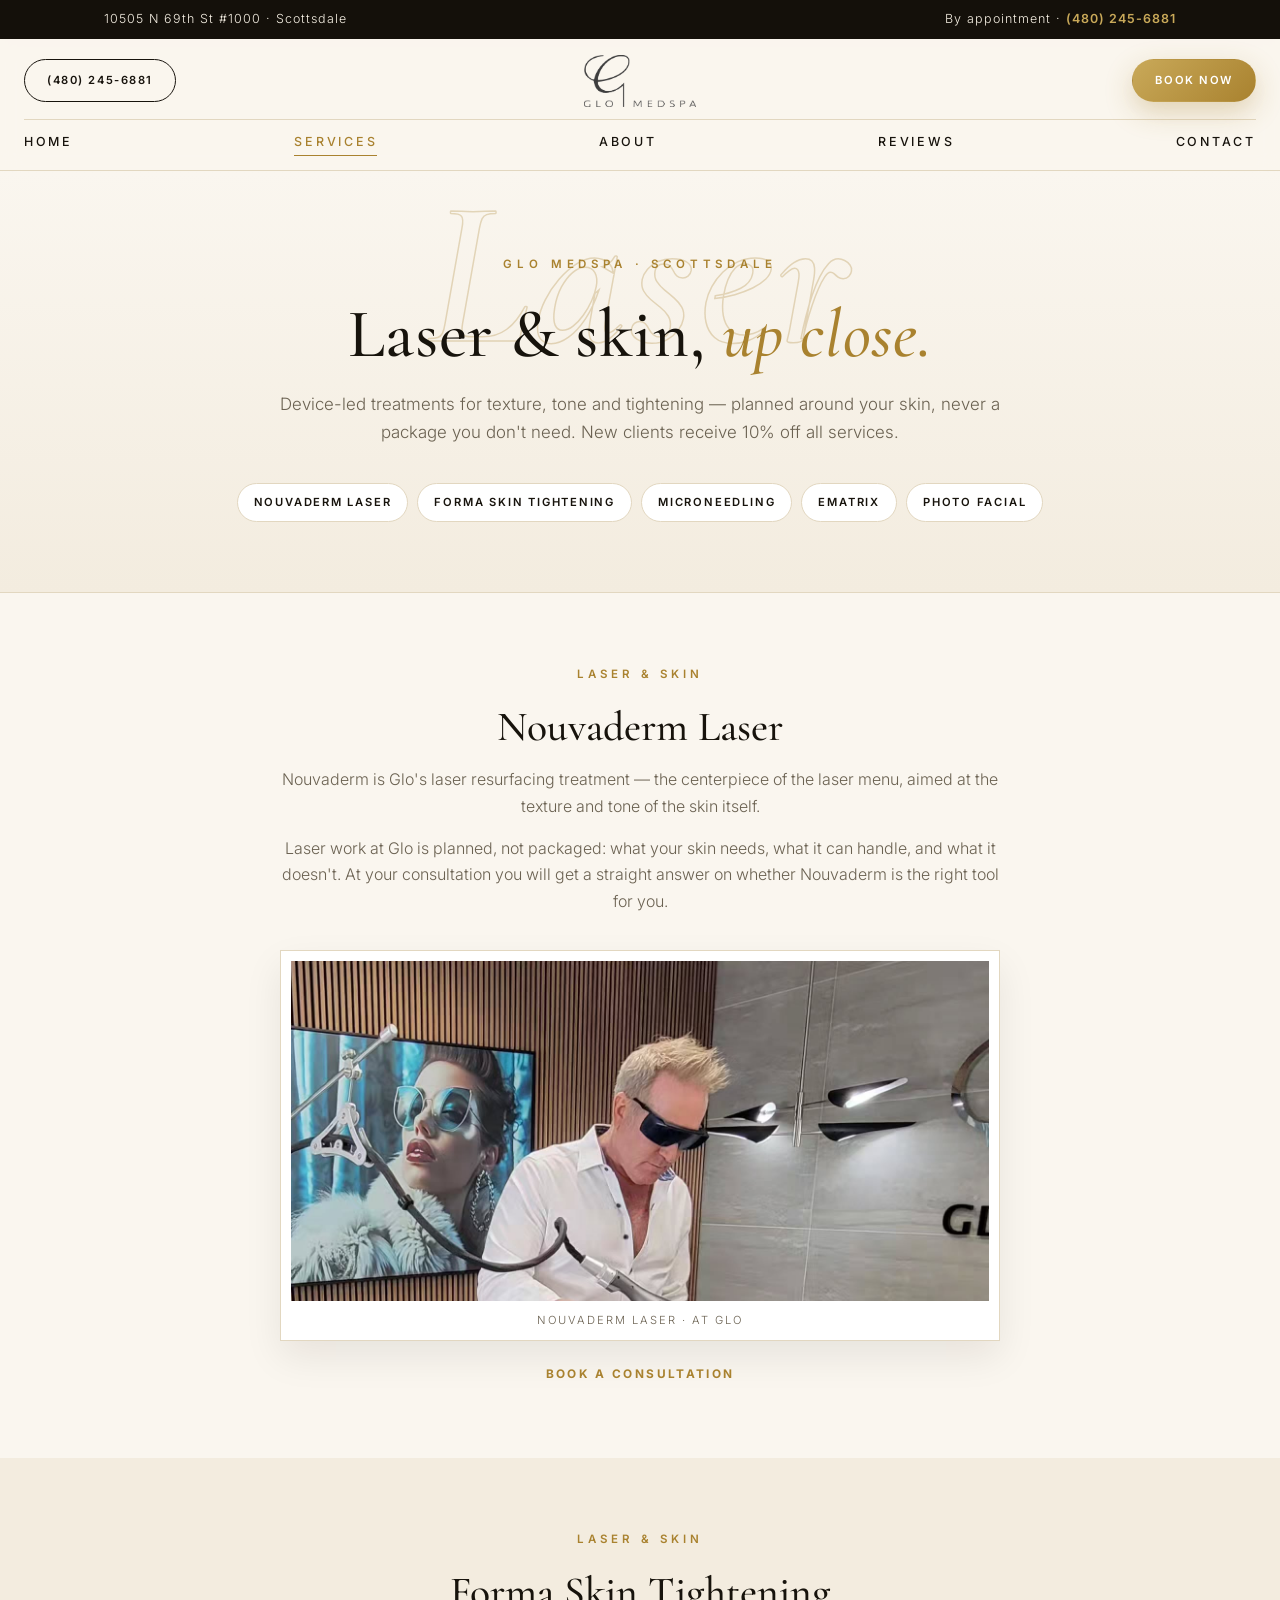
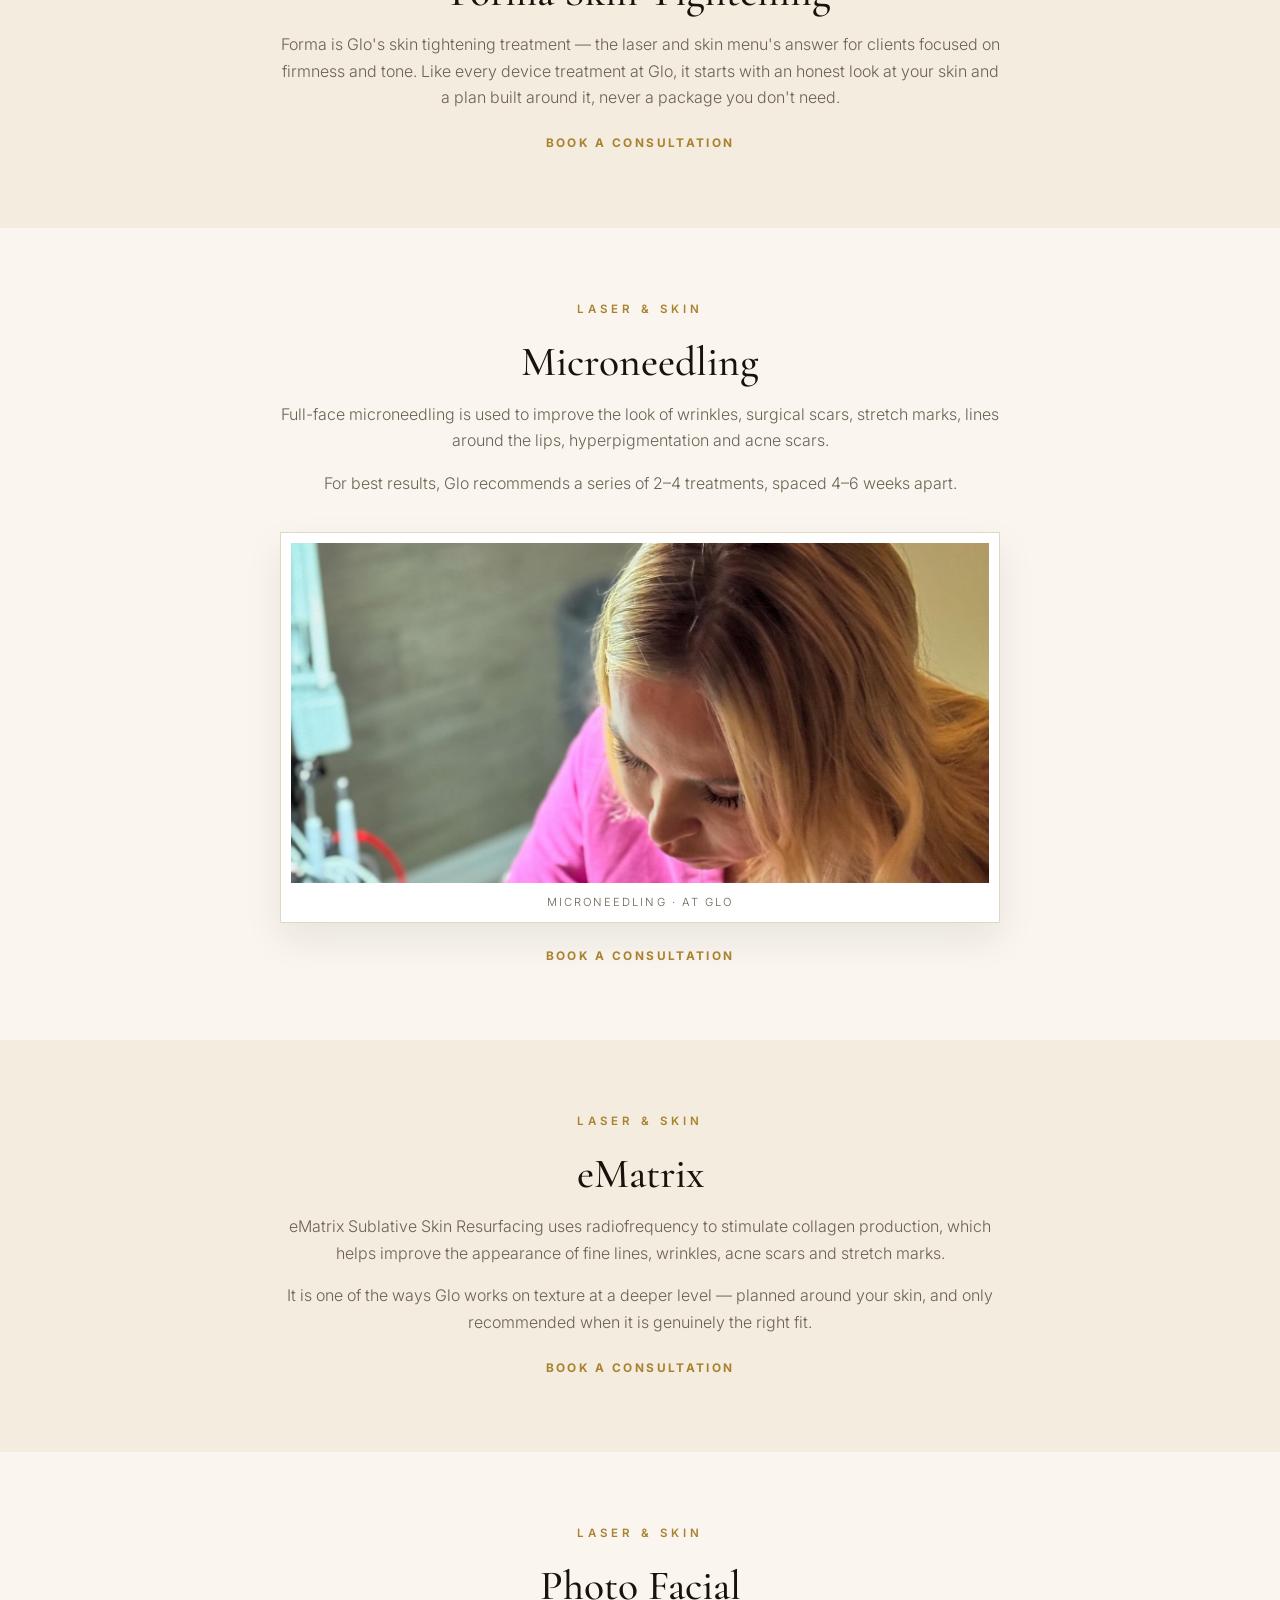
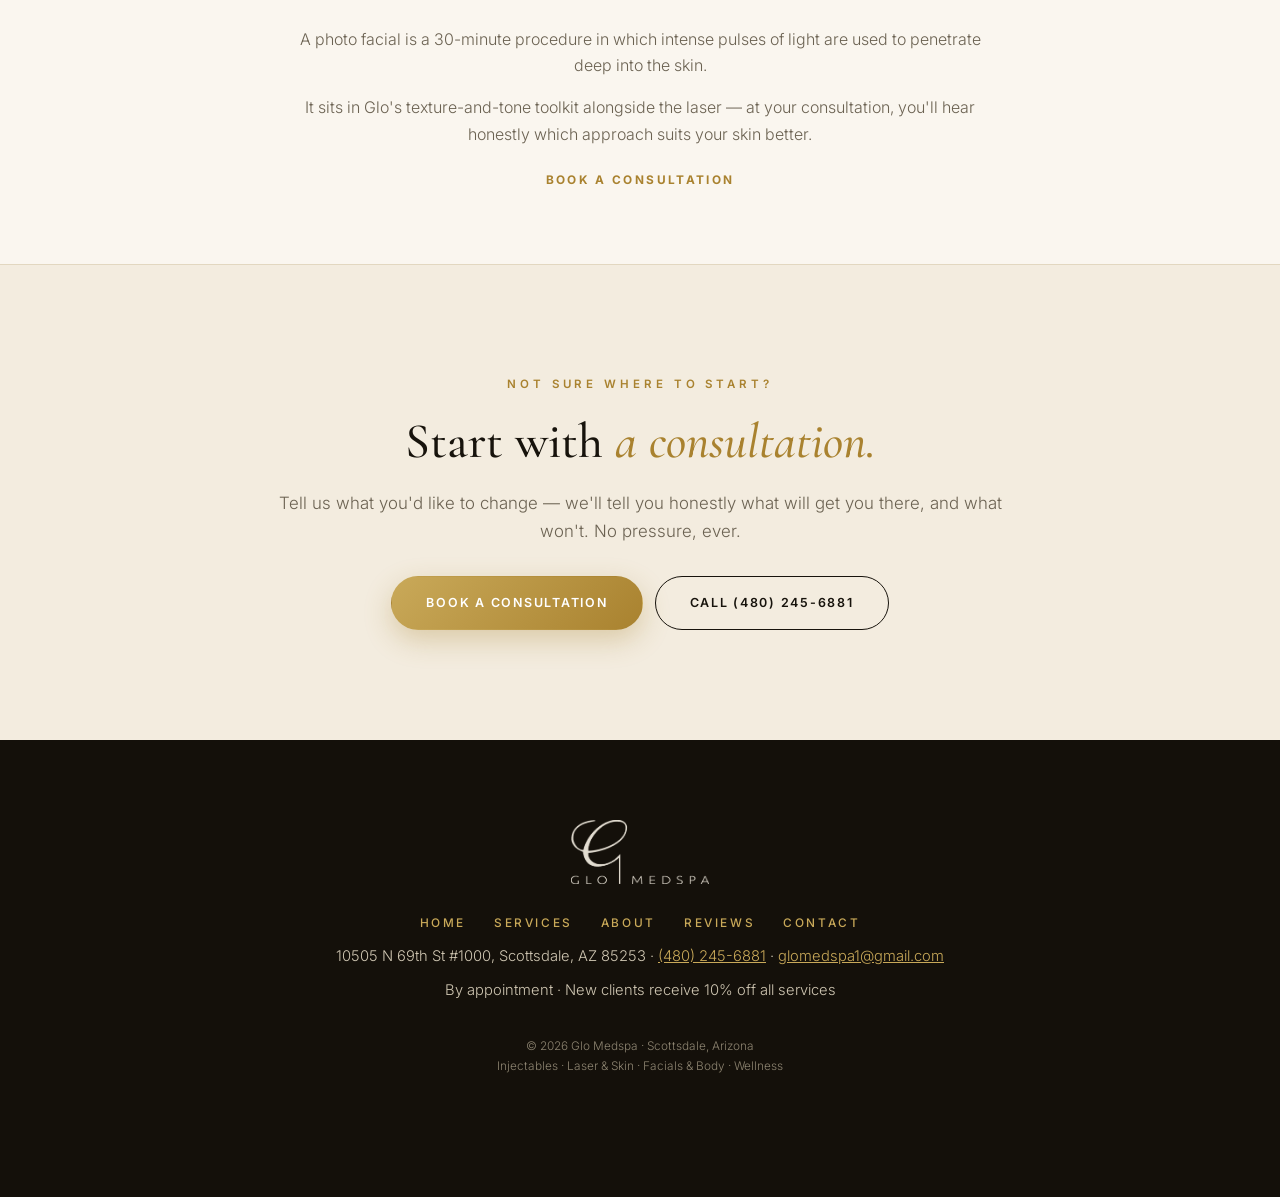
<file: laser-skin.html>
<!DOCTYPE html>
<html lang="en">
<head>
<meta charset="UTF-8">
<meta name="viewport" content="width=device-width, initial-scale=1.0">
<title>Laser &amp; Skin — Glo Medspa | Scottsdale, AZ</title>
<meta name="description" content="Nouvaderm laser, Forma skin tightening, microneedling, eMatrix and photo facials at Glo Medspa in Scottsdale — device-led treatments for texture, tone and tightening. New clients receive 10% off all services.">
<link rel="preconnect" href="https://fonts.googleapis.com">
<link rel="preconnect" href="https://fonts.gstatic.com" crossorigin>
<link href="https://fonts.googleapis.com/css2?family=Cormorant+Garamond:ital,wght@0,400;0,500;0,600;1,400;1,500&family=Inter:wght@300;400;500;600;700&display=swap" rel="stylesheet">
<link rel="stylesheet" href="styles.css">
<script type="application/ld+json">{"@context": "https://schema.org", "@type": "MedicalSpa", "name": "Glo Medspa", "telephone": "(480) 245-6881", "email": "glomedspa1@gmail.com", "address": {"@type": "PostalAddress", "streetAddress": "10505 N 69th St #1000", "addressLocality": "Scottsdale", "addressRegion": "AZ", "postalCode": "85253", "addressCountry": "US"}}</script>
<meta property="og:title" content="Laser &amp; Skin — Glo Medspa, Scottsdale">
<meta property="og:description" content="Nouvaderm laser, Forma, microneedling, eMatrix and photo facials — texture, tone and tightening at Glo Medspa.">
<meta property="og:type" content="website">
<meta property="og:image" content="assets/laser.jpg">
<link rel="icon" type="image/png" href="favicon.png">
</head>
<body>

<div class="topbar"><div class="wrap">
<span>10505 N 69th St #1000 · Scottsdale</span>
<span>By appointment · <a href="tel:+14802456881">(480) 245-6881</a></span>
</div></div>

<header class="site"><div class="wrap head-wrap">
<button class="menu-btn" type="button" aria-label="Open menu" aria-expanded="false"><span></span><span></span><span></span></button>
<div class="head-side left"><a class="btn ghost small" href="tel:+14802456881">(480) 245-6881</a></div>
<a class="brand" href="index.html"><img src="assets/logo.png" alt="Glo Medspa"></a>
<nav class="main"><a href="index.html">Home</a><a href="services.html" class="active">Services</a><a href="about.html">About</a><a href="reviews.html">Reviews</a><a href="contact.html">Contact</a></nav>
<div class="head-side right"><a class="btn solid small" href="https://booknow.appointment-plus.com/82k0ek10/" target="_blank" rel="noopener">Book Now</a></div>
</div></header>

<section class="page-hero">
<div class="ghostword" aria-hidden="true">Laser</div>
<div class="wrap center">
<p class="eyebrow">Glo Medspa · Scottsdale</p>
<h1>Laser &amp; skin, <em>up close.</em></h1>
<p class="lede">Device-led treatments for texture, tone and tightening — planned around your skin, never a package you don't need. New clients receive 10% off all services.</p>
<nav class="jumpnav">
<a href="#nouvaderm">Nouvaderm Laser</a>
<a href="#forma">Forma Skin Tightening</a>
<a href="#microneedling">Microneedling</a>
<a href="#ematrix">eMatrix</a>
<a href="#photo-facial">Photo Facial</a>
</nav>
</div>
</section>

<section class="detail" id="nouvaderm"><div class="wrap center">
<div class="kicker">Laser &amp; Skin</div>
<h2>Nouvaderm Laser</h2>
<p>Nouvaderm is Glo's laser resurfacing treatment — the centerpiece of the laser menu, aimed at the texture and tone of the skin itself.</p>
<p>Laser work at Glo is planned, not packaged: what your skin needs, what it can handle, and what it doesn't. At your consultation you will get a straight answer on whether Nouvaderm is the right tool for you.</p>
<figure class="dfig"><div class="ph"><img src="assets/laser.jpg" alt="Nouvaderm laser treatment at Glo Medspa" loading="lazy"></div><figcaption>Nouvaderm Laser · At Glo</figcaption></figure>
<a class="textlink" href="https://booknow.appointment-plus.com/82k0ek10/" target="_blank" rel="noopener">Book a Consultation</a>
</div></section>

<section class="detail alt" id="forma"><div class="wrap center">
<div class="kicker">Laser &amp; Skin</div>
<h2>Forma Skin Tightening</h2>
<p>Forma is Glo's skin tightening treatment — the laser and skin menu's answer for clients focused on firmness and tone. Like every device treatment at Glo, it starts with an honest look at your skin and a plan built around it, never a package you don't need.</p>
<a class="textlink" href="https://booknow.appointment-plus.com/82k0ek10/" target="_blank" rel="noopener">Book a Consultation</a>
</div></section>

<section class="detail" id="microneedling"><div class="wrap center">
<div class="kicker">Laser &amp; Skin</div>
<h2>Microneedling</h2>
<p>Full-face microneedling is used to improve the look of wrinkles, surgical scars, stretch marks, lines around the lips, hyperpigmentation and acne scars.</p>
<p>For best results, Glo recommends a series of 2–4 treatments, spaced 4–6 weeks apart.</p>
<figure class="dfig"><div class="ph"><img src="assets/microneedling.jpg" alt="Microneedling treatment at Glo Medspa" loading="lazy"></div><figcaption>Microneedling · At Glo</figcaption></figure>
<a class="textlink" href="https://booknow.appointment-plus.com/82k0ek10/" target="_blank" rel="noopener">Book a Consultation</a>
</div></section>

<section class="detail alt" id="ematrix"><div class="wrap center">
<div class="kicker">Laser &amp; Skin</div>
<h2>eMatrix</h2>
<p>eMatrix Sublative Skin Resurfacing uses radiofrequency to stimulate collagen production, which helps improve the appearance of fine lines, wrinkles, acne scars and stretch marks.</p>
<p>It is one of the ways Glo works on texture at a deeper level — planned around your skin, and only recommended when it is genuinely the right fit.</p>
<a class="textlink" href="https://booknow.appointment-plus.com/82k0ek10/" target="_blank" rel="noopener">Book a Consultation</a>
</div></section>

<section class="detail" id="photo-facial"><div class="wrap center">
<div class="kicker">Laser &amp; Skin</div>
<h2>Photo Facial</h2>
<p>A photo facial is a 30-minute procedure in which intense pulses of light are used to penetrate deep into the skin.</p>
<p>It sits in Glo's texture-and-tone toolkit alongside the laser — at your consultation, you'll hear honestly which approach suits your skin better.</p>
<a class="textlink" href="https://booknow.appointment-plus.com/82k0ek10/" target="_blank" rel="noopener">Book a Consultation</a>
</div></section>

<section class="cta-band"><div class="wrap center">
<div class="kicker">Not Sure Where to Start?</div>
<h2>Start with <em>a consultation.</em></h2>
<p class="lede">Tell us what you'd like to change — we'll tell you honestly what will get you there, and what won't. No pressure, ever.</p>
<div class="btns"><a class="btn solid" href="https://booknow.appointment-plus.com/82k0ek10/" target="_blank" rel="noopener">Book a Consultation</a><a class="btn ghost" href="tel:+14802456881">Call (480) 245-6881</a></div>
</div></section>

<footer class="site"><div class="wrap">
<img class="foot-logo" src="assets/logo-footer.png" alt="Glo Medspa">
<nav class="foot-nav"><a href="index.html">Home</a><a href="services.html">Services</a><a href="about.html">About</a><a href="reviews.html">Reviews</a><a href="contact.html">Contact</a></nav>
<p class="foot-line">10505 N 69th St #1000, Scottsdale, AZ 85253 · <a href="tel:+14802456881">(480) 245-6881</a> · <a href="mailto:glomedspa1@gmail.com">glomedspa1@gmail.com</a></p>
<p class="foot-line">By appointment · New clients receive 10% off all services</p>
<p class="foot-small">© 2026 Glo Medspa · Scottsdale, Arizona<br>Injectables · Laser &amp; Skin · Facials &amp; Body · Wellness</p>
</div></footer>

<div class="stickybar"><a href="tel:+14802456881">Call</a><a class="primary" href="https://booknow.appointment-plus.com/82k0ek10/" target="_blank" rel="noopener">Book</a><a href="https://www.google.com/maps/search/?api=1&query=10505+N+69th+St+%231000+Scottsdale+AZ+85253" target="_blank" rel="noopener">Directions</a></div>
<script src="https://widgets.leadconnectorhq.com/loader.js" data-resources-url="https://widgets.leadconnectorhq.com/chat-widget/loader.js" data-widget-id="6afba85775f0c3a5207d0728"></script>
<script>
document.querySelector('.menu-btn').addEventListener('click',function(){
  var h=document.querySelector('header.site');var open=h.classList.toggle('menu-open');
  this.setAttribute('aria-expanded',open);this.setAttribute('aria-label',open?'Close menu':'Open menu');
});
</script>
</body>
</html>
</file>
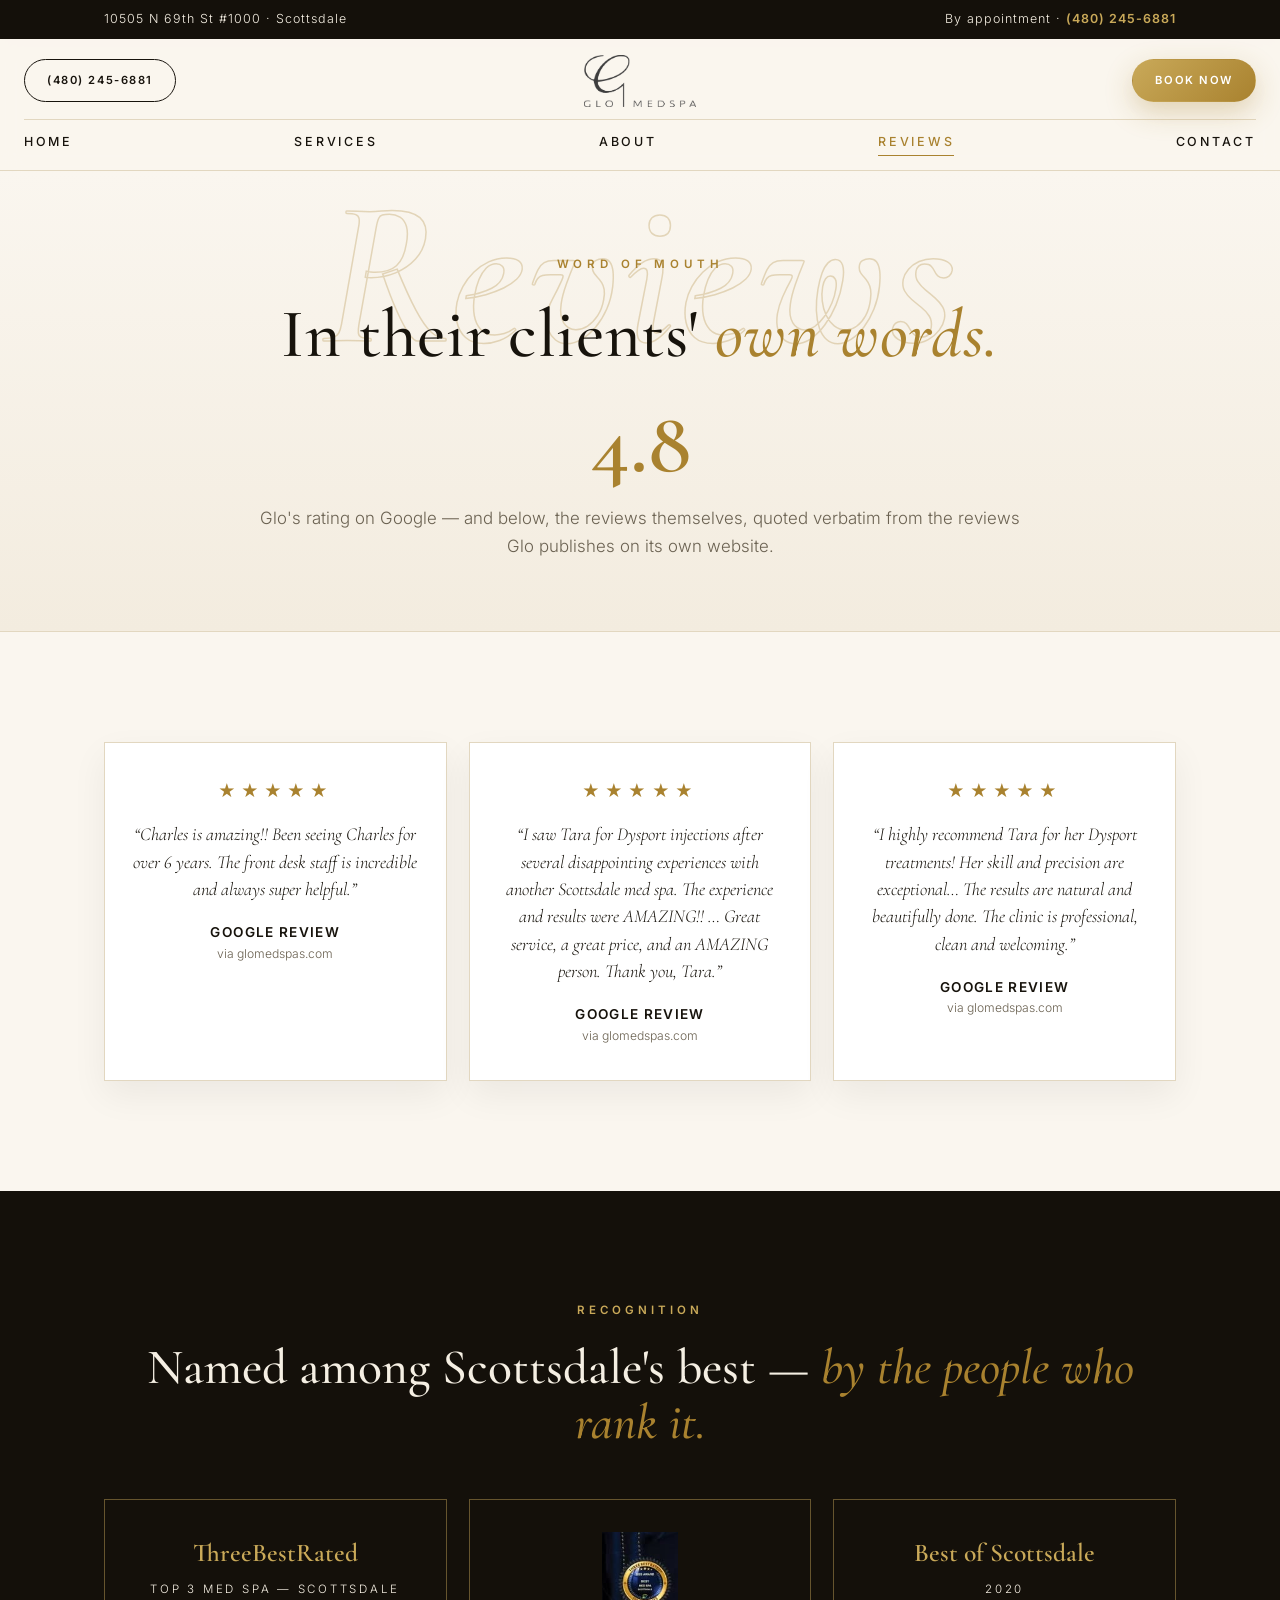
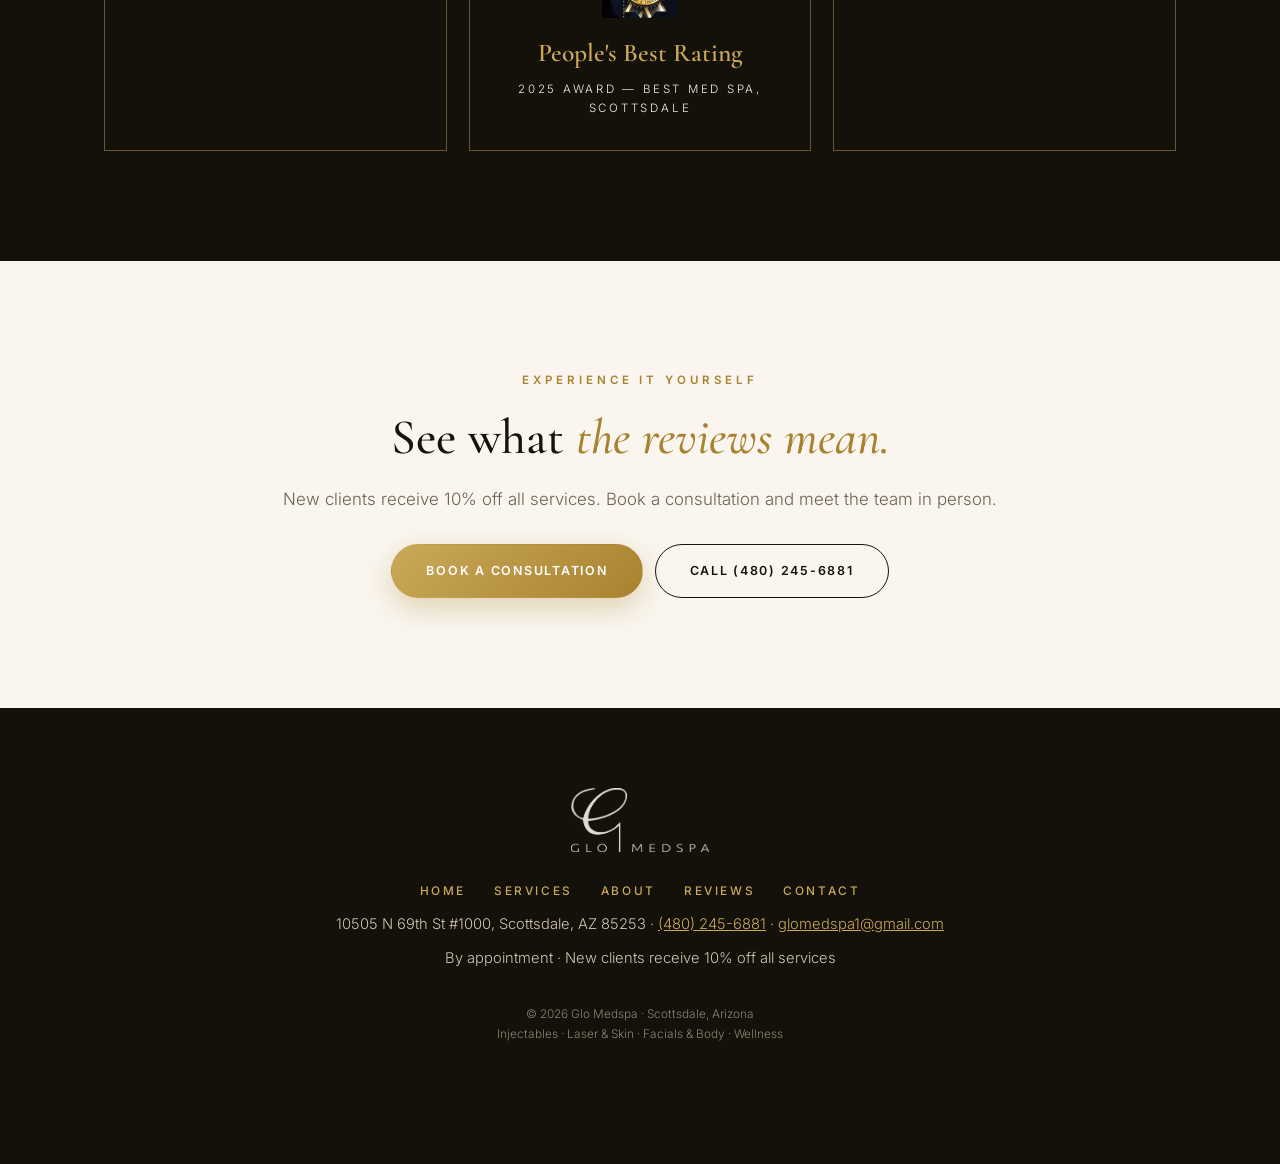
<file: reviews.html>
<!DOCTYPE html>
<html lang="en">
<head>
<meta charset="UTF-8">
<meta name="viewport" content="width=device-width, initial-scale=1.0">
<title>Reviews — Glo Medspa | Scottsdale, AZ</title>
<meta name="description" content="Glo Medspa is rated 4.8 on Google. Read what Scottsdale clients say about Charles, Tara and the team — quoted verbatim from the reviews Glo publishes on its own website.">
<link rel="preconnect" href="https://fonts.googleapis.com">
<link rel="preconnect" href="https://fonts.gstatic.com" crossorigin>
<link href="https://fonts.googleapis.com/css2?family=Cormorant+Garamond:ital,wght@0,400;0,500;0,600;1,400;1,500&family=Inter:wght@300;400;500;600;700&display=swap" rel="stylesheet">
<link rel="stylesheet" href="styles.css">
<script type="application/ld+json">{"@context": "https://schema.org", "@type": "MedicalSpa", "name": "Glo Medspa", "telephone": "(480) 245-6881", "email": "glomedspa1@gmail.com", "address": {"@type": "PostalAddress", "streetAddress": "10505 N 69th St #1000", "addressLocality": "Scottsdale", "addressRegion": "AZ", "postalCode": "85253", "addressCountry": "US"}}</script>
<meta property="og:title" content="Reviews — Glo Medspa, Scottsdale">
<meta property="og:description" content="Rated 4.8 on Google — in their clients' own words.">
<meta property="og:type" content="website">
<meta property="og:image" content="assets/team-providers.jpg">
<link rel="icon" type="image/png" href="favicon.png">
</head>
<body>

<div class="topbar"><div class="wrap">
<span>10505 N 69th St #1000 · Scottsdale</span>
<span>By appointment · <a href="tel:+14802456881">(480) 245-6881</a></span>
</div></div>

<header class="site"><div class="wrap head-wrap">
<button class="menu-btn" type="button" aria-label="Open menu" aria-expanded="false"><span></span><span></span><span></span></button>
<div class="head-side left"><a class="btn ghost small" href="tel:+14802456881">(480) 245-6881</a></div>
<a class="brand" href="index.html"><img src="assets/logo.png" alt="Glo Medspa"></a>
<nav class="main"><a href="index.html">Home</a><a href="services.html">Services</a><a href="about.html">About</a><a href="reviews.html" class="active">Reviews</a><a href="contact.html">Contact</a></nav>
<div class="head-side right"><a class="btn solid small" href="https://booknow.appointment-plus.com/82k0ek10/" target="_blank" rel="noopener">Book Now</a></div>
</div></header>

<section class="page-hero">
<div class="ghostword" aria-hidden="true">Reviews</div>
<div class="wrap center">
<p class="eyebrow">Word of Mouth</p>
<h1>In their clients' <em>own words.</em></h1>
<div class="rating-big">4.8</div>
<p class="lede">Glo's rating on Google — and below, the reviews themselves, quoted verbatim from the reviews Glo publishes on its own website.</p>
</div>
</section>

<section><div class="wrap center">
<div class="rev-grid" style="margin-top:0">
<article class="rev"><div class="stars">★★★★★</div><blockquote>&ldquo;Charles is amazing!! Been seeing Charles for over 6 years. The front desk staff is incredible and always super helpful.&rdquo;</blockquote><div class="who">Google review</div><div class="src">via glomedspas.com</div></article>
<article class="rev"><div class="stars">★★★★★</div><blockquote>&ldquo;I saw Tara for Dysport injections after several disappointing experiences with another Scottsdale med spa. The experience and results were AMAZING!! &hellip; Great service, a great price, and an AMAZING person. Thank you, Tara.&rdquo;</blockquote><div class="who">Google review</div><div class="src">via glomedspas.com</div></article>
<article class="rev"><div class="stars">★★★★★</div><blockquote>&ldquo;I highly recommend Tara for her Dysport treatments! Her skill and precision are exceptional&hellip; The results are natural and beautifully done. The clinic is professional, clean and welcoming.&rdquo;</blockquote><div class="who">Google review</div><div class="src">via glomedspas.com</div></article>
</div>
</div></section>

<section class="awards"><div class="wrap center">
<div class="kicker" style="color:var(--gold-soft)">Recognition</div>
<h2 class="on-dark">Named among Scottsdale's best — <em>by the people who rank it.</em></h2>
<div class="award-row">
<div class="award"><div class="big">ThreeBestRated</div><div class="small">Top 3 Med Spa — Scottsdale</div></div>
<div class="award"><img class="seal" src="assets/award-seal.png" alt="People's Best Rating 2025 award seal"><div class="big">People's Best Rating</div><div class="small">2025 Award — Best Med Spa, Scottsdale</div></div>
<div class="award"><div class="big">Best of Scottsdale</div><div class="small">2020</div></div>
</div>
</div></section>

<section class="cta-band" style="background:var(--paper);border-top:none"><div class="wrap center">
<div class="kicker">Experience It Yourself</div>
<h2>See what <em>the reviews mean.</em></h2>
<p class="lede">New clients receive 10% off all services. Book a consultation and meet the team in person.</p>
<div class="btns"><a class="btn solid" href="https://booknow.appointment-plus.com/82k0ek10/" target="_blank" rel="noopener">Book a Consultation</a><a class="btn ghost" href="tel:+14802456881">Call (480) 245-6881</a></div>
</div></section>

<footer class="site"><div class="wrap">
<img class="foot-logo" src="assets/logo-footer.png" alt="Glo Medspa">
<nav class="foot-nav"><a href="index.html">Home</a><a href="services.html">Services</a><a href="about.html">About</a><a href="reviews.html">Reviews</a><a href="contact.html">Contact</a></nav>
<p class="foot-line">10505 N 69th St #1000, Scottsdale, AZ 85253 · <a href="tel:+14802456881">(480) 245-6881</a> · <a href="mailto:glomedspa1@gmail.com">glomedspa1@gmail.com</a></p>
<p class="foot-line">By appointment · New clients receive 10% off all services</p>
<p class="foot-small">© 2026 Glo Medspa · Scottsdale, Arizona<br>Injectables · Laser &amp; Skin · Facials &amp; Body · Wellness</p>
</div></footer>

<div class="stickybar"><a href="tel:+14802456881">Call</a><a class="primary" href="https://booknow.appointment-plus.com/82k0ek10/" target="_blank" rel="noopener">Book</a><a href="https://www.google.com/maps/search/?api=1&query=10505+N+69th+St+%231000+Scottsdale+AZ+85253" target="_blank" rel="noopener">Directions</a></div>
<script src="https://widgets.leadconnectorhq.com/loader.js" data-resources-url="https://widgets.leadconnectorhq.com/chat-widget/loader.js" data-widget-id="6afba85775f0c3a5207d0728"></script>
<script>
document.querySelector('.menu-btn').addEventListener('click',function(){
  var h=document.querySelector('header.site');var open=h.classList.toggle('menu-open');
  this.setAttribute('aria-expanded',open);this.setAttribute('aria-label',open?'Close menu':'Open menu');
});
</script>
</body>
</html>
</file>
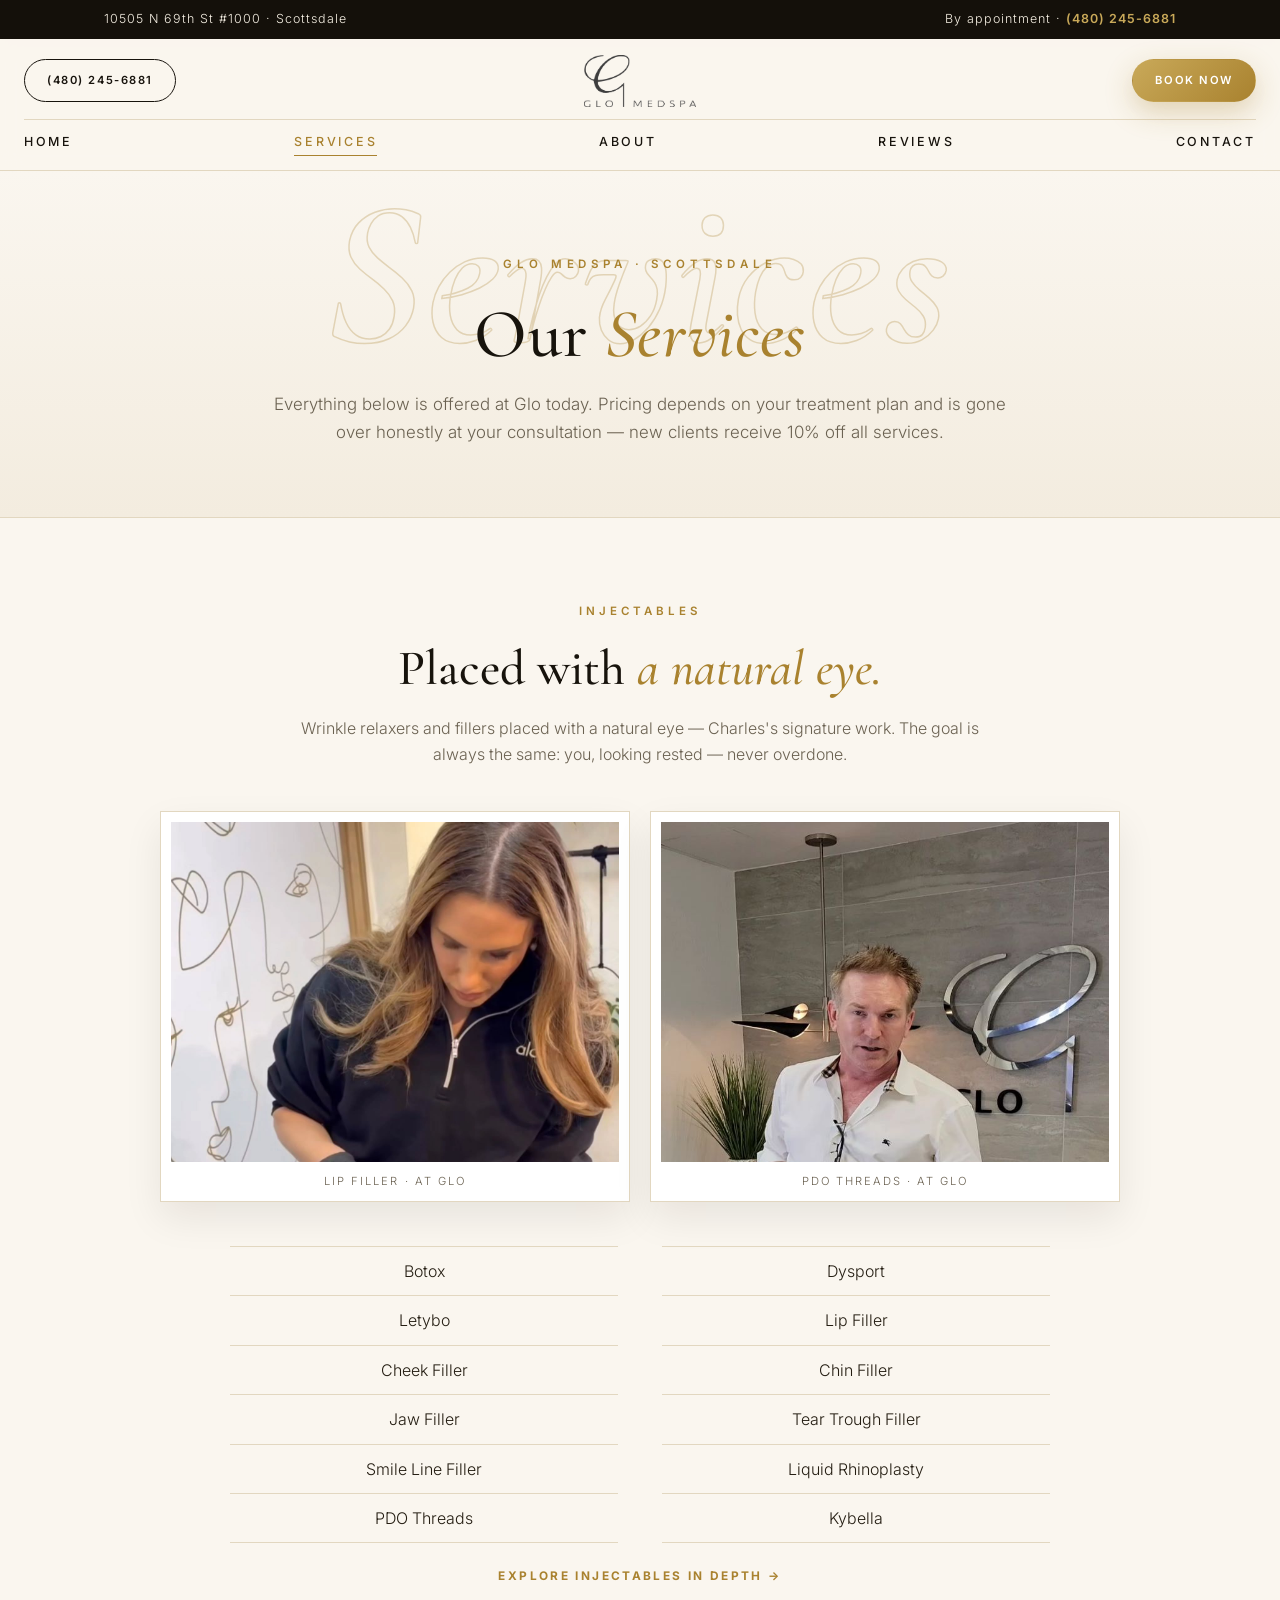
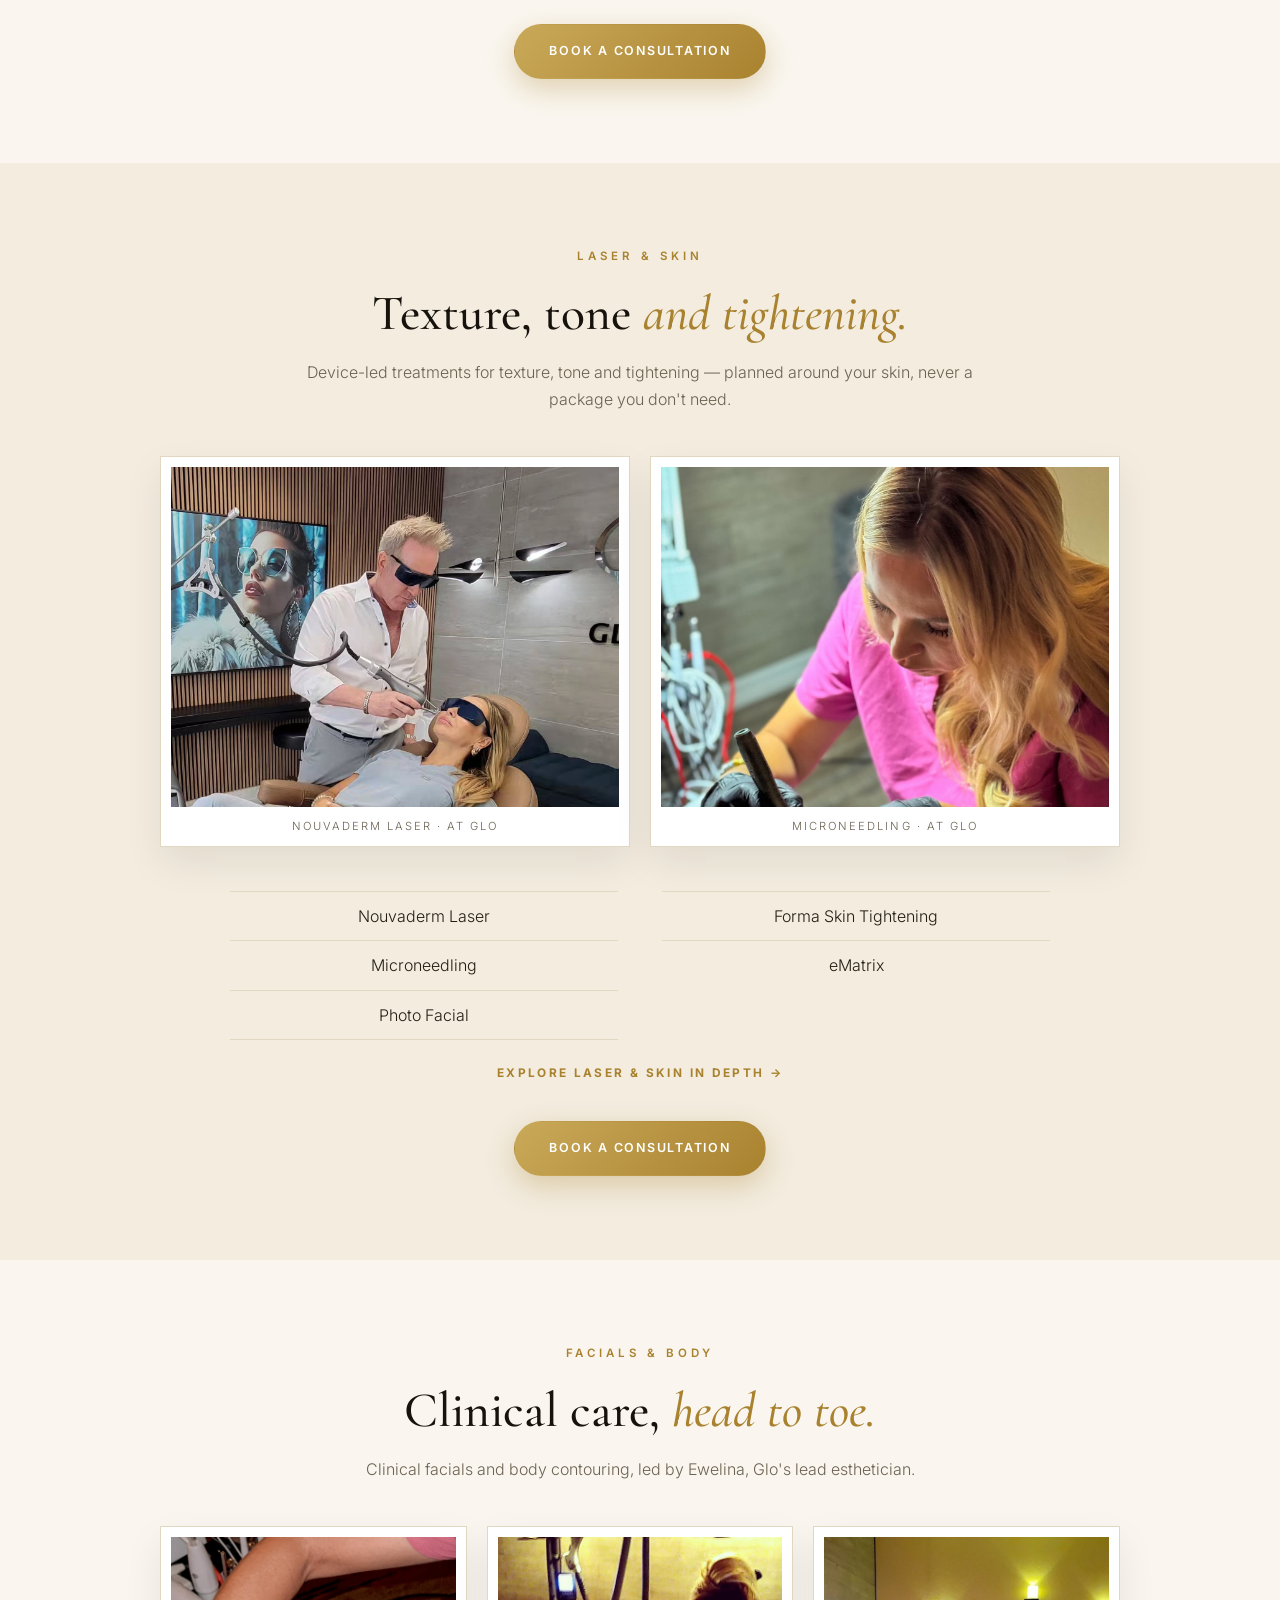
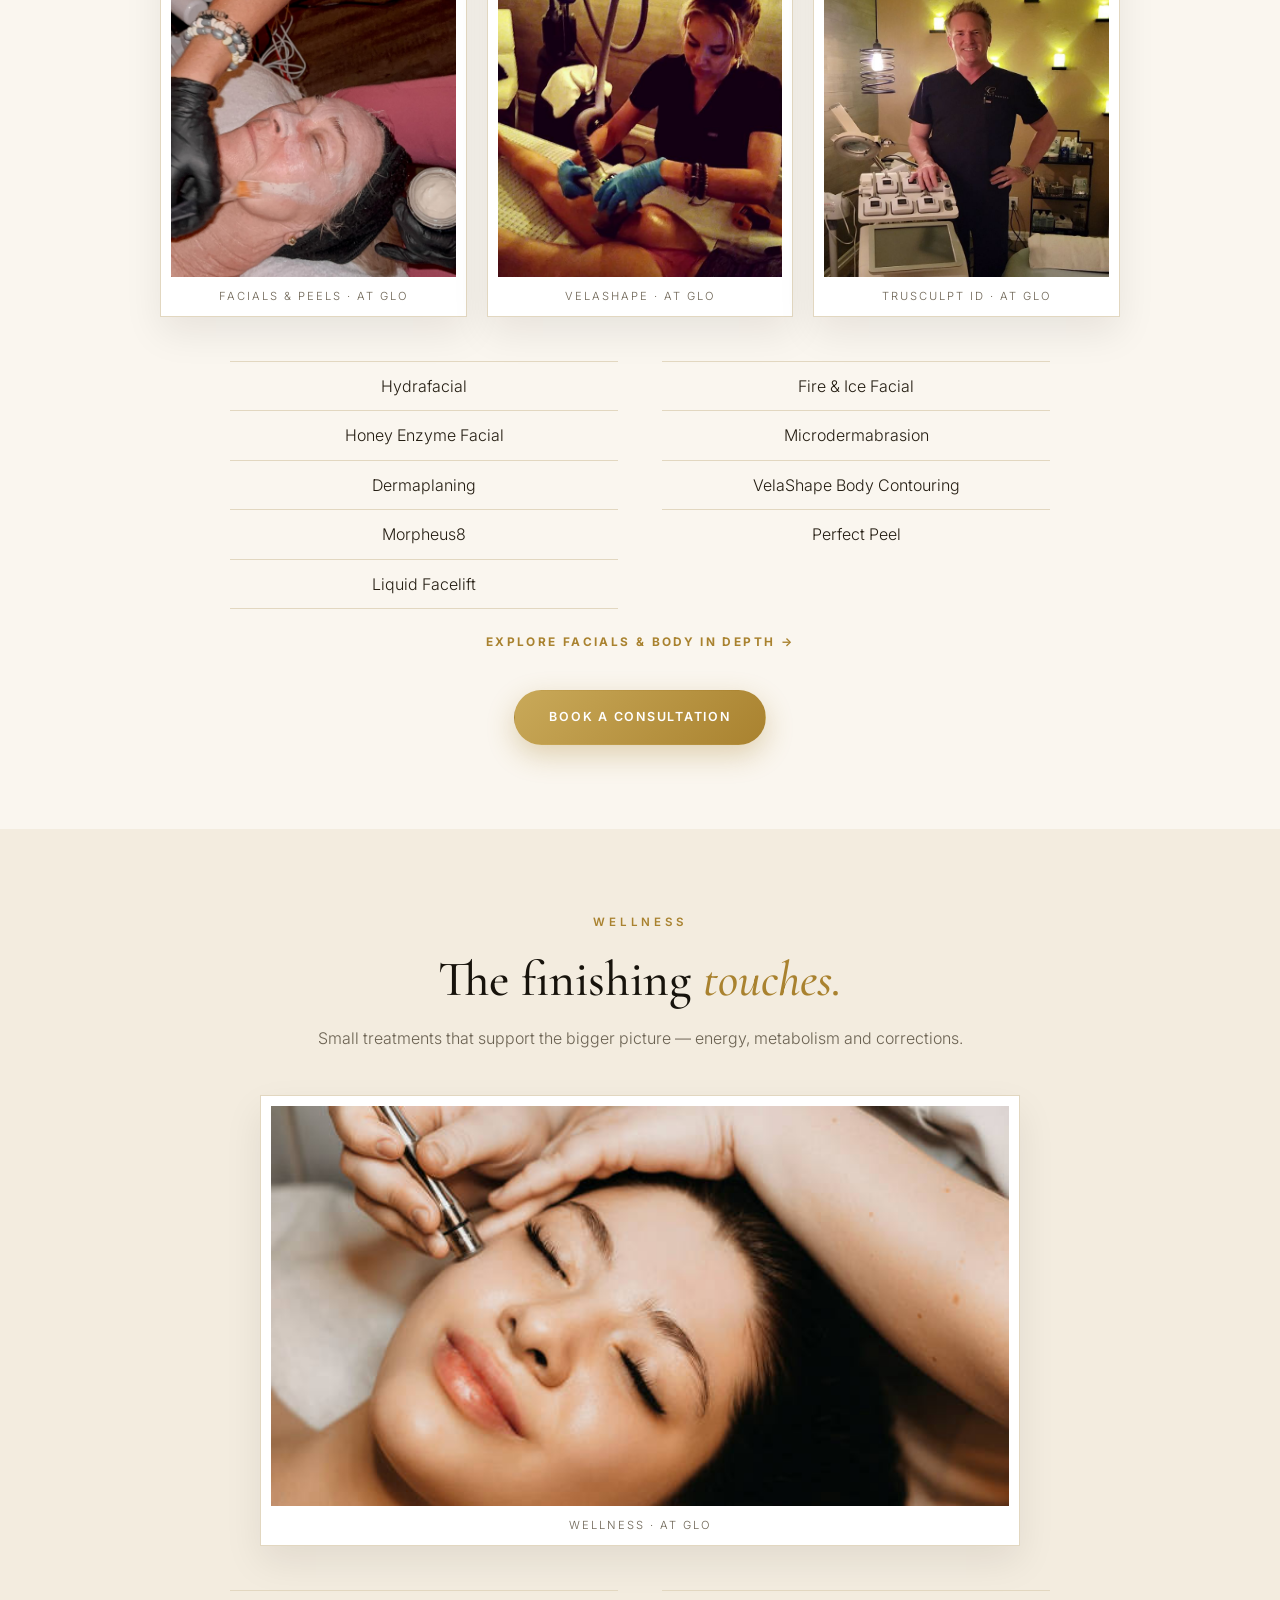
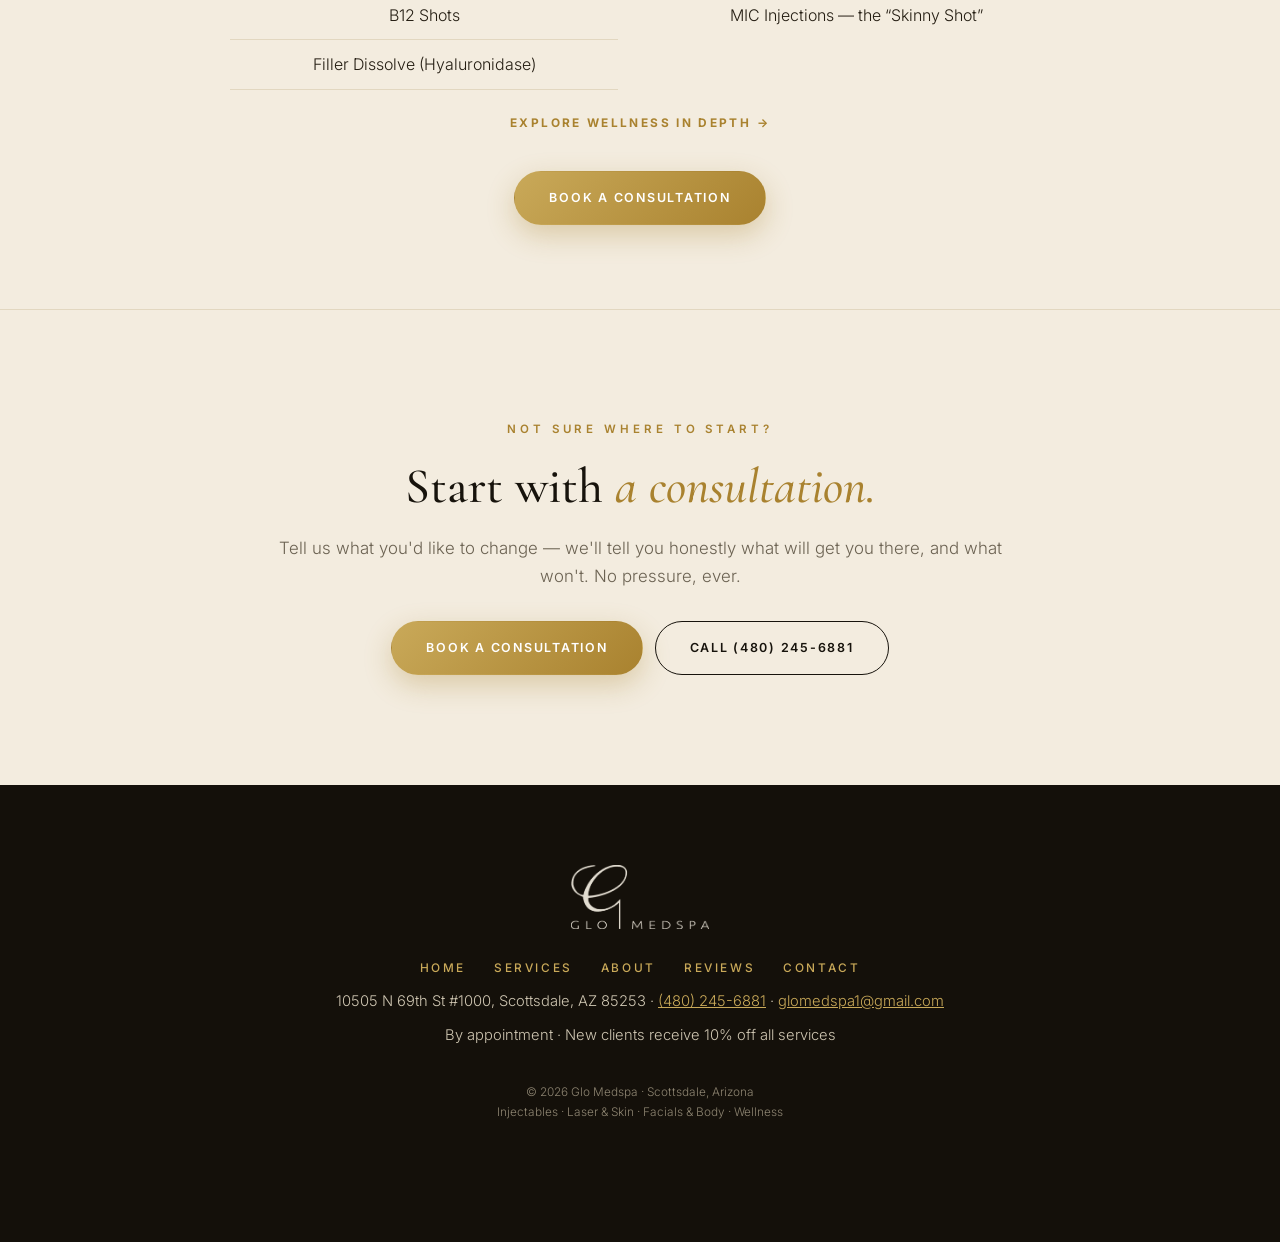
<file: services.html>
<!DOCTYPE html>
<html lang="en">
<head>
<meta charset="UTF-8">
<meta name="viewport" content="width=device-width, initial-scale=1.0">
<title>Services — Glo Medspa | Scottsdale, AZ</title>
<meta name="description" content="The full treatment menu at Glo Medspa in Scottsdale — injectables, laser and skin, facials and body, wellness. New clients receive 10% off all services. Call (480) 245-6881.">
<link rel="preconnect" href="https://fonts.googleapis.com">
<link rel="preconnect" href="https://fonts.gstatic.com" crossorigin>
<link href="https://fonts.googleapis.com/css2?family=Cormorant+Garamond:ital,wght@0,400;0,500;0,600;1,400;1,500&family=Inter:wght@300;400;500;600;700&display=swap" rel="stylesheet">
<link rel="stylesheet" href="styles.css">
<script type="application/ld+json">{"@context": "https://schema.org", "@type": "MedicalSpa", "name": "Glo Medspa", "telephone": "(480) 245-6881", "email": "glomedspa1@gmail.com", "address": {"@type": "PostalAddress", "streetAddress": "10505 N 69th St #1000", "addressLocality": "Scottsdale", "addressRegion": "AZ", "postalCode": "85253", "addressCountry": "US"}}</script>
<meta property="og:title" content="Services — Glo Medspa, Scottsdale">
<meta property="og:description" content="Injectables, laser and skin, facials and body, wellness — the full treatment menu at Glo Medspa.">
<meta property="og:type" content="website">
<meta property="og:image" content="assets/laser.jpg">
<link rel="icon" type="image/png" href="favicon.png">
</head>
<body>

<div class="topbar"><div class="wrap">
<span>10505 N 69th St #1000 · Scottsdale</span>
<span>By appointment · <a href="tel:+14802456881">(480) 245-6881</a></span>
</div></div>

<header class="site"><div class="wrap head-wrap">
<button class="menu-btn" type="button" aria-label="Open menu" aria-expanded="false"><span></span><span></span><span></span></button>
<div class="head-side left"><a class="btn ghost small" href="tel:+14802456881">(480) 245-6881</a></div>
<a class="brand" href="index.html"><img src="assets/logo.png" alt="Glo Medspa"></a>
<nav class="main"><a href="index.html">Home</a><a href="services.html" class="active">Services</a><a href="about.html">About</a><a href="reviews.html">Reviews</a><a href="contact.html">Contact</a></nav>
<div class="head-side right"><a class="btn solid small" href="https://booknow.appointment-plus.com/82k0ek10/" target="_blank" rel="noopener">Book Now</a></div>
</div></header>

<section class="page-hero">
<div class="ghostword" aria-hidden="true">Services</div>
<div class="wrap center">
<p class="eyebrow">Glo Medspa · Scottsdale</p>
<h1>Our <em>Services</em></h1>
<p class="lede">Everything below is offered at Glo today. Pricing depends on your treatment plan and is gone over honestly at your consultation — new clients receive 10% off all services.</p>
</div>
</section>

<section class="group" id="injectables"><div class="wrap center">
<div class="kicker">Injectables</div>
<h2>Placed with <em>a natural eye.</em></h2>
<p class="gdesc">Wrinkle relaxers and fillers placed with a natural eye — Charles's signature work. The goal is always the same: you, looking rested — never overdone.</p>
<div class="photo-row c2">
<a href="injectables.html"><figure><div class="ph"><img src="assets/injectables.jpg" alt="Lip filler treatment at Glo Medspa" loading="lazy"></div><figcaption>Lip Filler · At Glo</figcaption></figure></a>
<a href="injectables.html"><figure><div class="ph"><img src="assets/threads.jpg" alt="PDO thread treatment at Glo Medspa" loading="lazy"></div><figcaption>PDO Threads · At Glo</figcaption></figure></a>
</div>
<ul class="names">
<li><a href="injectables.html#botox">Botox</a></li>
<li><a href="injectables.html#dysport">Dysport</a></li>
<li><a href="injectables.html#letybo">Letybo</a></li>
<li><a href="injectables.html#lip-filler">Lip Filler</a></li>
<li><a href="injectables.html#cheek-filler">Cheek Filler</a></li>
<li><a href="injectables.html#chin-filler">Chin Filler</a></li>
<li><a href="injectables.html#jaw-filler">Jaw Filler</a></li>
<li><a href="injectables.html#tear-trough-filler">Tear Trough Filler</a></li>
<li><a href="injectables.html#smile-line-filler">Smile Line Filler</a></li>
<li><a href="injectables.html#liquid-rhinoplasty">Liquid Rhinoplasty</a></li>
<li><a href="injectables.html#pdo-threads">PDO Threads</a></li>
<li><a href="injectables.html#kybella">Kybella</a></li>
</ul>
<p><a class="textlink" href="injectables.html">Explore Injectables in depth &rarr;</a></p>
<p class="gbtn"><a class="btn solid" href="https://booknow.appointment-plus.com/82k0ek10/" target="_blank" rel="noopener">Book a Consultation</a></p>
</div></section>

<section class="group alt" id="laser"><div class="wrap center">
<div class="kicker">Laser &amp; Skin</div>
<h2>Texture, tone <em>and tightening.</em></h2>
<p class="gdesc">Device-led treatments for texture, tone and tightening — planned around your skin, never a package you don't need.</p>
<div class="photo-row c2">
<a href="laser-skin.html"><figure><div class="ph"><img src="assets/laser.jpg" alt="Nouvaderm laser treatment at Glo Medspa" loading="lazy"></div><figcaption>Nouvaderm Laser · At Glo</figcaption></figure></a>
<a href="laser-skin.html"><figure><div class="ph"><img src="assets/microneedling.jpg" alt="Microneedling treatment at Glo Medspa" loading="lazy"></div><figcaption>Microneedling · At Glo</figcaption></figure></a>
</div>
<ul class="names">
<li><a href="laser-skin.html#nouvaderm">Nouvaderm Laser</a></li>
<li><a href="laser-skin.html#forma">Forma Skin Tightening</a></li>
<li><a href="laser-skin.html#microneedling">Microneedling</a></li>
<li><a href="laser-skin.html#ematrix">eMatrix</a></li>
<li><a href="laser-skin.html#photo-facial">Photo Facial</a></li>
</ul>
<p><a class="textlink" href="laser-skin.html">Explore Laser &amp; Skin in depth &rarr;</a></p>
<p class="gbtn"><a class="btn solid" href="https://booknow.appointment-plus.com/82k0ek10/" target="_blank" rel="noopener">Book a Consultation</a></p>
</div></section>

<section class="group" id="facials"><div class="wrap center">
<div class="kicker">Facials &amp; Body</div>
<h2>Clinical care, <em>head to toe.</em></h2>
<p class="gdesc">Clinical facials and body contouring, led by Ewelina, Glo's lead esthetician.</p>
<div class="photo-row c3">
<a href="facials-body.html"><figure><div class="ph"><img src="assets/facial.jpg" alt="Facial treatment at Glo Medspa" loading="lazy"></div><figcaption>Facials &amp; Peels · At Glo</figcaption></figure></a>
<a href="facials-body.html"><figure><div class="ph"><img src="assets/body-velashape.jpg" alt="VelaShape body contouring at Glo Medspa" loading="lazy"></div><figcaption>VelaShape · At Glo</figcaption></figure></a>
<a href="facials-body.html"><figure><div class="ph"><img src="assets/body-trusculpt.jpg" alt="TruSculpt iD body contouring at Glo Medspa" loading="lazy"></div><figcaption>TruSculpt iD · At Glo</figcaption></figure></a>
</div>
<ul class="names">
<li><a href="facials-body.html#hydrafacial">Hydrafacial</a></li>
<li><a href="facials-body.html#fire-and-ice">Fire &amp; Ice Facial</a></li>
<li><a href="facials-body.html#honey-enzyme">Honey Enzyme Facial</a></li>
<li><a href="facials-body.html#microdermabrasion">Microdermabrasion</a></li>
<li><a href="facials-body.html#dermaplaning">Dermaplaning</a></li>
<li><a href="facials-body.html#velashape">VelaShape Body Contouring</a></li>
<li><a href="facials-body.html#morpheus8">Morpheus8</a></li>
<li><a href="facials-body.html#perfect-peel">Perfect Peel</a></li>
<li><a href="facials-body.html#liquid-facelift">Liquid Facelift</a></li>
</ul>
<p><a class="textlink" href="facials-body.html">Explore Facials &amp; Body in depth &rarr;</a></p>
<p class="gbtn"><a class="btn solid" href="https://booknow.appointment-plus.com/82k0ek10/" target="_blank" rel="noopener">Book a Consultation</a></p>
</div></section>

<section class="group alt" id="wellness"><div class="wrap center">
<div class="kicker">Wellness</div>
<h2>The finishing <em>touches.</em></h2>
<p class="gdesc">Small treatments that support the bigger picture — energy, metabolism and corrections.</p>
<div class="photo-row c1">
<a href="wellness.html"><figure><div class="ph"><img src="assets/wellness.jpg" alt="Wellness treatments at Glo Medspa" loading="lazy"></div><figcaption>Wellness · At Glo</figcaption></figure></a>
</div>
<ul class="names">
<li><a href="wellness.html#b12">B12 Shots</a></li>
<li><a href="wellness.html#mic">MIC Injections — the &ldquo;Skinny Shot&rdquo;</a></li>
<li><a href="wellness.html#filler-dissolve">Filler Dissolve (Hyaluronidase)</a></li>
</ul>
<p><a class="textlink" href="wellness.html">Explore Wellness in depth &rarr;</a></p>
<p class="gbtn"><a class="btn solid" href="https://booknow.appointment-plus.com/82k0ek10/" target="_blank" rel="noopener">Book a Consultation</a></p>
</div></section>

<section class="cta-band"><div class="wrap center">
<div class="kicker">Not Sure Where to Start?</div>
<h2>Start with <em>a consultation.</em></h2>
<p class="lede">Tell us what you'd like to change — we'll tell you honestly what will get you there, and what won't. No pressure, ever.</p>
<div class="btns"><a class="btn solid" href="https://booknow.appointment-plus.com/82k0ek10/" target="_blank" rel="noopener">Book a Consultation</a><a class="btn ghost" href="tel:+14802456881">Call (480) 245-6881</a></div>
</div></section>

<footer class="site"><div class="wrap">
<img class="foot-logo" src="assets/logo-footer.png" alt="Glo Medspa">
<nav class="foot-nav"><a href="index.html">Home</a><a href="services.html">Services</a><a href="about.html">About</a><a href="reviews.html">Reviews</a><a href="contact.html">Contact</a></nav>
<p class="foot-line">10505 N 69th St #1000, Scottsdale, AZ 85253 · <a href="tel:+14802456881">(480) 245-6881</a> · <a href="mailto:glomedspa1@gmail.com">glomedspa1@gmail.com</a></p>
<p class="foot-line">By appointment · New clients receive 10% off all services</p>
<p class="foot-small">© 2026 Glo Medspa · Scottsdale, Arizona<br>Injectables · Laser &amp; Skin · Facials &amp; Body · Wellness</p>
</div></footer>

<div class="stickybar"><a href="tel:+14802456881">Call</a><a class="primary" href="https://booknow.appointment-plus.com/82k0ek10/" target="_blank" rel="noopener">Book</a><a href="https://www.google.com/maps/search/?api=1&query=10505+N+69th+St+%231000+Scottsdale+AZ+85253" target="_blank" rel="noopener">Directions</a></div>
<script src="https://widgets.leadconnectorhq.com/loader.js" data-resources-url="https://widgets.leadconnectorhq.com/chat-widget/loader.js" data-widget-id="6afba85775f0c3a5207d0728"></script>
<script>
document.querySelector('.menu-btn').addEventListener('click',function(){
  var h=document.querySelector('header.site');var open=h.classList.toggle('menu-open');
  this.setAttribute('aria-expanded',open);this.setAttribute('aria-label',open?'Close menu':'Open menu');
});
</script>
</body>
</html>
</file>
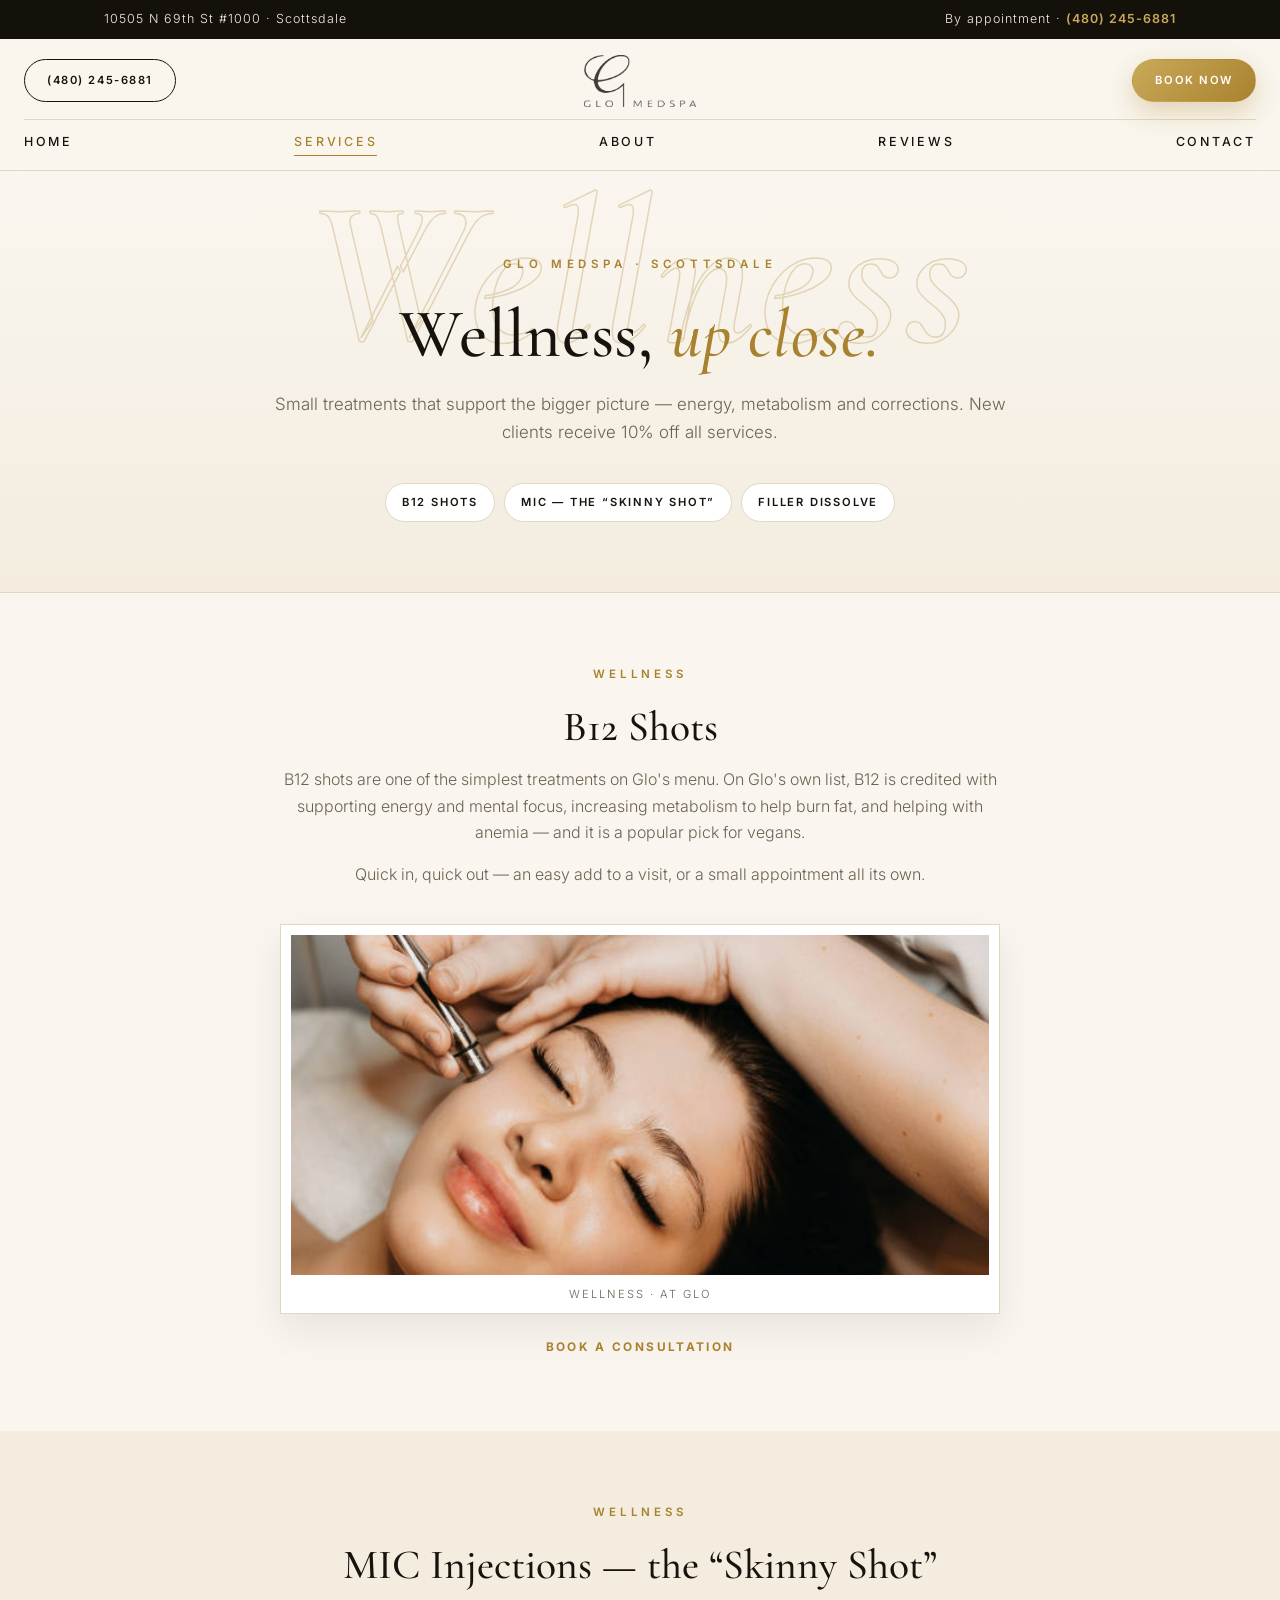
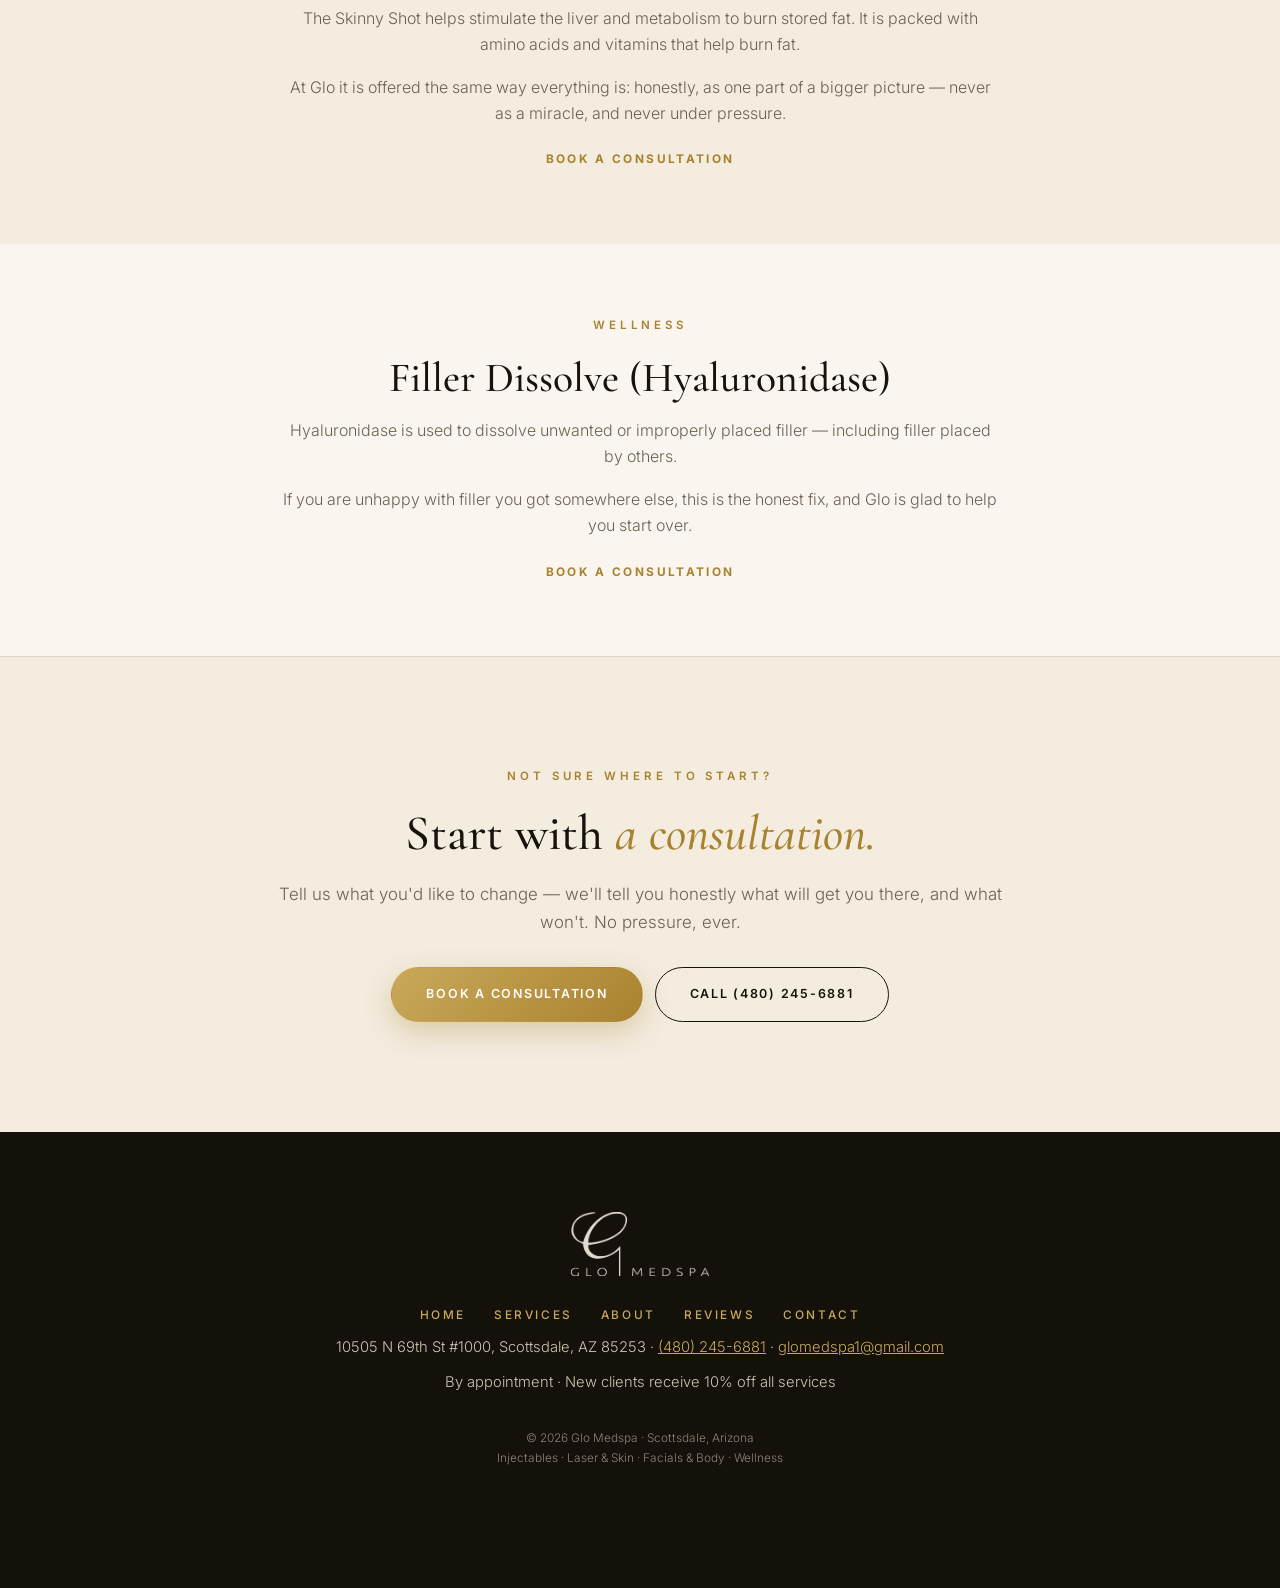
<file: wellness.html>
<!DOCTYPE html>
<html lang="en">
<head>
<meta charset="UTF-8">
<meta name="viewport" content="width=device-width, initial-scale=1.0">
<title>Wellness — Glo Medspa | Scottsdale, AZ</title>
<meta name="description" content="B12 shots, MIC 'Skinny Shot' injections and filler dissolve at Glo Medspa in Scottsdale — small treatments that support the bigger picture. New clients receive 10% off all services.">
<link rel="preconnect" href="https://fonts.googleapis.com">
<link rel="preconnect" href="https://fonts.gstatic.com" crossorigin>
<link href="https://fonts.googleapis.com/css2?family=Cormorant+Garamond:ital,wght@0,400;0,500;0,600;1,400;1,500&family=Inter:wght@300;400;500;600;700&display=swap" rel="stylesheet">
<link rel="stylesheet" href="styles.css">
<script type="application/ld+json">{"@context": "https://schema.org", "@type": "MedicalSpa", "name": "Glo Medspa", "telephone": "(480) 245-6881", "email": "glomedspa1@gmail.com", "address": {"@type": "PostalAddress", "streetAddress": "10505 N 69th St #1000", "addressLocality": "Scottsdale", "addressRegion": "AZ", "postalCode": "85253", "addressCountry": "US"}}</script>
<meta property="og:title" content="Wellness — Glo Medspa, Scottsdale">
<meta property="og:description" content="B12 shots, MIC injections and filler dissolve — the finishing touches at Glo Medspa.">
<meta property="og:type" content="website">
<meta property="og:image" content="assets/wellness.jpg">
<link rel="icon" type="image/png" href="favicon.png">
</head>
<body>

<div class="topbar"><div class="wrap">
<span>10505 N 69th St #1000 · Scottsdale</span>
<span>By appointment · <a href="tel:+14802456881">(480) 245-6881</a></span>
</div></div>

<header class="site"><div class="wrap head-wrap">
<button class="menu-btn" type="button" aria-label="Open menu" aria-expanded="false"><span></span><span></span><span></span></button>
<div class="head-side left"><a class="btn ghost small" href="tel:+14802456881">(480) 245-6881</a></div>
<a class="brand" href="index.html"><img src="assets/logo.png" alt="Glo Medspa"></a>
<nav class="main"><a href="index.html">Home</a><a href="services.html" class="active">Services</a><a href="about.html">About</a><a href="reviews.html">Reviews</a><a href="contact.html">Contact</a></nav>
<div class="head-side right"><a class="btn solid small" href="https://booknow.appointment-plus.com/82k0ek10/" target="_blank" rel="noopener">Book Now</a></div>
</div></header>

<section class="page-hero">
<div class="ghostword" aria-hidden="true">Wellness</div>
<div class="wrap center">
<p class="eyebrow">Glo Medspa · Scottsdale</p>
<h1>Wellness, <em>up close.</em></h1>
<p class="lede">Small treatments that support the bigger picture — energy, metabolism and corrections. New clients receive 10% off all services.</p>
<nav class="jumpnav">
<a href="#b12">B12 Shots</a>
<a href="#mic">MIC — the &ldquo;Skinny Shot&rdquo;</a>
<a href="#filler-dissolve">Filler Dissolve</a>
</nav>
</div>
</section>

<section class="detail" id="b12"><div class="wrap center">
<div class="kicker">Wellness</div>
<h2>B12 Shots</h2>
<p>B12 shots are one of the simplest treatments on Glo's menu. On Glo's own list, B12 is credited with supporting energy and mental focus, increasing metabolism to help burn fat, and helping with anemia — and it is a popular pick for vegans.</p>
<p>Quick in, quick out — an easy add to a visit, or a small appointment all its own.</p>
<figure class="dfig"><div class="ph"><img src="assets/wellness.jpg" alt="Wellness treatments at Glo Medspa" loading="lazy"></div><figcaption>Wellness · At Glo</figcaption></figure>
<a class="textlink" href="https://booknow.appointment-plus.com/82k0ek10/" target="_blank" rel="noopener">Book a Consultation</a>
</div></section>

<section class="detail alt" id="mic"><div class="wrap center">
<div class="kicker">Wellness</div>
<h2>MIC Injections — the &ldquo;Skinny Shot&rdquo;</h2>
<p>The Skinny Shot helps stimulate the liver and metabolism to burn stored fat. It is packed with amino acids and vitamins that help burn fat.</p>
<p>At Glo it is offered the same way everything is: honestly, as one part of a bigger picture — never as a miracle, and never under pressure.</p>
<a class="textlink" href="https://booknow.appointment-plus.com/82k0ek10/" target="_blank" rel="noopener">Book a Consultation</a>
</div></section>

<section class="detail" id="filler-dissolve"><div class="wrap center">
<div class="kicker">Wellness</div>
<h2>Filler Dissolve (Hyaluronidase)</h2>
<p>Hyaluronidase is used to dissolve unwanted or improperly placed filler — including filler placed by others.</p>
<p>If you are unhappy with filler you got somewhere else, this is the honest fix, and Glo is glad to help you start over.</p>
<a class="textlink" href="https://booknow.appointment-plus.com/82k0ek10/" target="_blank" rel="noopener">Book a Consultation</a>
</div></section>

<section class="cta-band"><div class="wrap center">
<div class="kicker">Not Sure Where to Start?</div>
<h2>Start with <em>a consultation.</em></h2>
<p class="lede">Tell us what you'd like to change — we'll tell you honestly what will get you there, and what won't. No pressure, ever.</p>
<div class="btns"><a class="btn solid" href="https://booknow.appointment-plus.com/82k0ek10/" target="_blank" rel="noopener">Book a Consultation</a><a class="btn ghost" href="tel:+14802456881">Call (480) 245-6881</a></div>
</div></section>

<footer class="site"><div class="wrap">
<img class="foot-logo" src="assets/logo-footer.png" alt="Glo Medspa">
<nav class="foot-nav"><a href="index.html">Home</a><a href="services.html">Services</a><a href="about.html">About</a><a href="reviews.html">Reviews</a><a href="contact.html">Contact</a></nav>
<p class="foot-line">10505 N 69th St #1000, Scottsdale, AZ 85253 · <a href="tel:+14802456881">(480) 245-6881</a> · <a href="mailto:glomedspa1@gmail.com">glomedspa1@gmail.com</a></p>
<p class="foot-line">By appointment · New clients receive 10% off all services</p>
<p class="foot-small">© 2026 Glo Medspa · Scottsdale, Arizona<br>Injectables · Laser &amp; Skin · Facials &amp; Body · Wellness</p>
</div></footer>

<div class="stickybar"><a href="tel:+14802456881">Call</a><a class="primary" href="https://booknow.appointment-plus.com/82k0ek10/" target="_blank" rel="noopener">Book</a><a href="https://www.google.com/maps/search/?api=1&query=10505+N+69th+St+%231000+Scottsdale+AZ+85253" target="_blank" rel="noopener">Directions</a></div>
<script src="https://widgets.leadconnectorhq.com/loader.js" data-resources-url="https://widgets.leadconnectorhq.com/chat-widget/loader.js" data-widget-id="6afba85775f0c3a5207d0728"></script>
<script>
document.querySelector('.menu-btn').addEventListener('click',function(){
  var h=document.querySelector('header.site');var open=h.classList.toggle('menu-open');
  this.setAttribute('aria-expanded',open);this.setAttribute('aria-label',open?'Close menu':'Open menu');
});
</script>
</body>
</html>
</file>
<file: styles.css>
:root{
  --paper:#FAF6EF; --paper2:#F3ECDF; --ink:#17130C; --ink2:#241D12;
  --gold:#A9822F; --gold-soft:#C9A959; --line:#E2D7C0; --mut:#6B6252;
  --dark:#14100A; --bone:#F5EFE3;
  --serif:'Cormorant Garamond',Georgia,serif; --sans:'Inter',-apple-system,'Segoe UI',sans-serif;
}
*{margin:0;padding:0;box-sizing:border-box}
html{scroll-behavior:smooth}
body{background:var(--paper);color:var(--ink);font-family:var(--sans);font-weight:300;line-height:1.65;font-size:17px;text-align:center}
img{max-width:100%;display:block}
a{color:var(--gold)}
.wrap{max-width:1120px;margin:0 auto;padding:0 24px}
.center{text-align:center}
h1,h2,h3{font-family:var(--serif);font-weight:500;line-height:1.12;color:var(--ink)}
h1{font-size:clamp(2.5rem,5.6vw,4.3rem);letter-spacing:.01em}
h2{font-size:clamp(2rem,4.2vw,3.1rem)}
h2 em,h1 em{font-style:italic;color:var(--gold)}
h3{font-size:1.55rem}
section{padding:110px 0}
.eyebrow{letter-spacing:.42em;text-transform:uppercase;font-size:.72rem;font-weight:600;color:var(--gold);margin-bottom:22px}
.kicker{letter-spacing:.34em;text-transform:uppercase;font-size:.72rem;font-weight:600;color:var(--gold);margin-bottom:20px}
.lede{max-width:760px;margin:20px auto 0;color:var(--mut);font-size:1.06rem}
.btn{display:inline-block;font-family:var(--sans);font-weight:600;letter-spacing:.14em;text-transform:uppercase;font-size:.78rem;padding:16px 34px;border-radius:999px;text-decoration:none;border:1px solid var(--gold);transition:all .25s;cursor:pointer;background:none}
.btn.solid{background:linear-gradient(135deg,var(--gold-soft),var(--gold));color:#fff;border-color:transparent;box-shadow:0 10px 28px rgba(169,130,47,.32)}
.btn.solid:hover{transform:translateY(-2px);box-shadow:0 14px 34px rgba(169,130,47,.4)}
.btn.ghost{background:transparent;color:var(--ink);border-color:var(--ink)}
.btn.ghost:hover{border-color:var(--gold);color:var(--gold)}
.btn.on-dark{background:transparent;color:var(--bone);border-color:var(--bone)}
.btn.small{padding:11px 22px;font-size:.7rem}
/* top bar + header */
.topbar{background:var(--dark);color:var(--bone);font-size:.78rem;letter-spacing:.08em;padding:9px 0}
.topbar .wrap{display:flex;justify-content:space-between;gap:16px;flex-wrap:wrap}
.topbar a{color:var(--gold-soft);text-decoration:none;font-weight:600}
header.site{position:sticky;top:0;z-index:60;background:rgba(250,246,239,.94);backdrop-filter:blur(10px);border-bottom:1px solid var(--line)}
header.site .wrap.head-wrap{display:grid;grid-template-columns:minmax(0,1fr) auto minmax(0,1fr);align-items:center;gap:12px 18px;padding-top:16px;padding-bottom:14px;max-width:1440px}
.head-side.left{grid-column:1;grid-row:1;justify-self:start}
.head-side.right{grid-column:3;grid-row:1;justify-self:end}
header.site .brand{grid-column:2;grid-row:1;justify-self:center}
header.site nav.main{grid-column:1/-1;grid-row:2;justify-content:space-between;width:100%;padding-top:12px;border-top:1px solid var(--line)}
.brand img{height:52px;width:auto}
nav.main{display:flex;gap:30px}
nav.main a{color:var(--ink);text-decoration:none;font-size:.78rem;letter-spacing:.22em;text-transform:uppercase;font-weight:500;padding-bottom:3px}
nav.main a:hover{color:var(--gold)}
nav.main a.active{color:var(--gold);border-bottom:1px solid var(--gold)}
.head-side .btn{white-space:nowrap}
/* home hero — three planes: outlined word behind, photo mid, CTA overlapping */
.hero{position:relative;padding:84px 0 0;overflow:hidden;background:linear-gradient(180deg,var(--paper) 0%,var(--paper2) 100%)}
.ghostword{position:absolute;top:2px;left:50%;transform:translateX(-50%);font-family:var(--serif);font-style:italic;font-weight:600;font-size:clamp(9rem,26vw,21rem);line-height:1;color:transparent;-webkit-text-stroke:1.5px rgba(169,130,47,.28);letter-spacing:.02em;pointer-events:none;user-select:none;z-index:0}
.hero-grid{position:relative;z-index:2;text-align:center}
.hero-txt{position:relative;z-index:3;max-width:980px;margin:0 auto}
.hero .sub{max-width:760px;margin:24px auto 0;color:var(--mut);font-size:1.08rem}
.hero-btns{margin-top:32px;display:flex;gap:12px;justify-content:center;flex-wrap:wrap}
.hero-fig{position:relative;z-index:2;max-width:480px;margin:0 auto;width:100%}
.hero-fig figure{background:#fff;padding:14px 14px 0;border:1px solid var(--line);box-shadow:0 30px 60px rgba(23,19,12,.14);position:relative}
.hero-fig figure::after{content:"";position:absolute;inset:0;transform:translate(14px,14px);border:1px solid var(--gold-soft);z-index:-1}
.hero-fig img{width:100%;height:auto}
.hero-fig figcaption{display:flex;justify-content:space-between;gap:10px;padding:13px 4px;font-size:.74rem;letter-spacing:.18em;text-transform:uppercase;color:var(--mut)}
.hero-book{position:relative;z-index:3;margin-top:-24px}

.trust{position:relative;z-index:2;margin:72px 0 0;width:100vw;margin-left:calc(50% - 50vw);background:var(--dark);border-top:1px solid rgba(201,169,89,.45);border-bottom:1px solid rgba(201,169,89,.45);padding:28px 0 30px;overflow:hidden;-webkit-mask-image:linear-gradient(90deg,transparent,#000 7%,#000 93%,transparent);mask-image:linear-gradient(90deg,transparent,#000 7%,#000 93%,transparent)}
.trust-track{display:flex;width:max-content;animation:trustScroll 48s linear infinite}
.trust:hover .trust-track{animation-play-state:paused}
.trust-set{display:flex;align-items:center;flex-shrink:0}
.t-item{position:relative;display:flex;flex-direction:column;align-items:center;padding:0 46px;white-space:nowrap}
.t-item::before{content:"";position:absolute;left:0;top:50%;width:7px;height:7px;background:var(--gold);opacity:.85;transform:translate(-50%,-50%) rotate(45deg)}
.t-big{font-family:var(--serif);font-size:1.5rem;font-weight:600;color:var(--bone);letter-spacing:.02em;line-height:1.15}
.t-small{font-size:.66rem;font-weight:600;letter-spacing:.26em;text-transform:uppercase;color:var(--gold-soft);margin-top:5px}
@keyframes trustScroll{to{transform:translateX(-50%)}}
@media (prefers-reduced-motion:reduce){.trust-track{animation:none;width:auto;flex-wrap:wrap;justify-content:center}.trust-set{flex-wrap:wrap;justify-content:center}.trust-set[aria-hidden="true"]{display:none}.t-item{padding:14px 26px}}
/* subpage hero */
.page-hero{position:relative;padding:84px 0 70px;overflow:hidden;background:linear-gradient(180deg,var(--paper) 0%,var(--paper2) 100%);border-bottom:1px solid var(--line)}
.page-hero .ghostword{font-size:clamp(6rem,17vw,13rem);top:0}
.page-hero .wrap{position:relative;z-index:2}
.page-hero .lede{margin-top:18px}
/* service overview cards (home) */
.svc-cards{display:grid;grid-template-columns:repeat(2,1fr);gap:24px;margin-top:54px;text-align:center}
.svc-card{background:#fff;border:1px solid var(--line);overflow:hidden;box-shadow:0 14px 34px rgba(23,19,12,.06)}
.svc-card .ph{position:relative;height:260px;overflow:hidden}
.svc-card .ph img{width:100%;height:100%;object-fit:cover;object-position:center top}
.svc-card .ph .chip{position:absolute;left:0;bottom:0;background:var(--dark);color:var(--gold-soft);font-size:.66rem;font-weight:700;letter-spacing:.22em;text-transform:uppercase;padding:8px 14px}
.svc-card .pad{padding:28px 30px 32px}
.svc-card h3{margin-bottom:10px}
.svc-card p{color:var(--mut);font-size:.95rem;margin-bottom:18px}
.svc-card .more{font-size:.74rem;font-weight:700;letter-spacing:.2em;text-transform:uppercase;text-decoration:none}
.svc-card .more:hover{text-decoration:underline}
/* full-bleed photo band */
.band-photo{position:relative;padding:0;height:440px;overflow:hidden}
.band-photo img{width:100%;height:100%;object-fit:cover;object-position:center}
.band-photo .shade{position:absolute;inset:0;background:linear-gradient(180deg,rgba(20,16,10,.42),rgba(20,16,10,.58));display:flex;align-items:center;justify-content:center}
.band-photo .in{max-width:820px;padding:0 24px;color:var(--bone)}
.band-photo h2{color:var(--bone)}
.band-photo p{margin-top:14px;font-size:1.05rem;color:#EDE5D2}
/* meet charles teaser */
.teaser{display:grid;grid-template-columns:360px 1fr;gap:52px;max-width:940px;margin:54px auto 0;align-items:center;text-align:center}
.teaser figure{background:#fff;padding:12px 12px 0;border:1px solid var(--line);box-shadow:0 24px 50px rgba(23,19,12,.13);position:relative}
.teaser figure::after{content:"";position:absolute;inset:0;transform:translate(12px,12px);border:1px solid var(--gold-soft);z-index:-1}
.teaser figcaption{padding:11px 4px;font-size:.72rem;letter-spacing:.18em;text-transform:uppercase;color:var(--mut)}
.teaser .role{letter-spacing:.26em;text-transform:uppercase;font-size:.7rem;font-weight:700;color:var(--gold);margin:6px 0 16px}
.teaser p{color:var(--mut);font-size:.98rem;margin-bottom:20px}
/* services page groups */
.group{padding:84px 0}
.group.alt{background:var(--paper2)}
.group .photo-row{display:grid;gap:20px;margin:44px auto 0;max-width:960px}
.group .photo-row.c1{grid-template-columns:1fr;max-width:760px}
.group .photo-row.c2{grid-template-columns:1fr 1fr}
.group .photo-row.c3{grid-template-columns:repeat(3,1fr)}
.group .photo-row figure{border:1px solid var(--line);background:#fff;padding:10px 10px 0;box-shadow:0 16px 36px rgba(23,19,12,.08)}
.group .photo-row .ph{height:340px;overflow:hidden}
.group .photo-row.c1 .ph{height:400px}
.group .photo-row img{width:100%;height:100%;object-fit:cover;object-position:center top}
.group .photo-row figcaption{padding:10px 4px;font-size:.7rem;letter-spacing:.18em;text-transform:uppercase;color:var(--mut)}
.names{list-style:none;max-width:820px;margin:44px auto 0;display:grid;grid-template-columns:1fr 1fr;gap:0 44px;text-align:center}
.names li{padding:11px 6px;border-top:1px solid var(--line);font-size:1rem;color:var(--ink2)}
.names li:last-child,.names li:nth-last-child(2):nth-child(odd){border-bottom:1px solid var(--line)}
.group .gdesc{max-width:720px;margin:18px auto 0;color:var(--mut);font-size:1rem}
.group .gbtn{margin-top:36px}
/* about — person + team */
.person{display:grid;grid-template-columns:340px 1fr;gap:48px;max-width:940px;margin:54px auto 0;text-align:left;align-items:center}
.person img{border:1px solid var(--line);box-shadow:0 24px 50px rgba(23,19,12,.14);background:#fff;padding:10px}
.person .role{letter-spacing:.26em;text-transform:uppercase;font-size:.7rem;font-weight:700;color:var(--gold);margin:6px 0 16px}
.person p{color:var(--mut);font-size:.98rem;margin-bottom:16px}
.person ul{list-style:none}
.person li{padding:7px 0;border-top:1px solid var(--line);font-size:.92rem}
.features{display:grid;grid-template-columns:1fr 1fr;gap:24px;max-width:720px;margin:54px auto 0}
.features figure{background:#fff;padding:12px 12px 0;border:1px solid var(--line);box-shadow:0 18px 40px rgba(23,19,12,.1)}
.features figcaption{padding:11px 4px;font-size:.72rem;letter-spacing:.16em;text-transform:uppercase;color:var(--mut)}
.wide-photo{max-width:760px;margin:54px auto 0;border:1px solid var(--line);background:#fff;padding:12px;box-shadow:0 18px 40px rgba(23,19,12,.1)}
.team-grid{display:grid;grid-template-columns:repeat(3,1fr);gap:24px;margin-top:54px}
.member{background:#fff;border:1px solid var(--line);padding:30px 26px;box-shadow:0 14px 34px rgba(23,19,12,.06)}
.member img{width:150px;height:150px;object-fit:cover;border-radius:50%;margin:0 auto 18px;border:2px solid var(--gold-soft)}
.member .role{letter-spacing:.22em;text-transform:uppercase;font-size:.68rem;font-weight:700;color:var(--gold);margin:5px 0 12px}
.member p{color:var(--mut);font-size:.92rem}
/* awards dark band */
.awards{background:var(--dark);color:var(--bone)}
.awards h2{color:var(--bone)}
.on-dark{color:var(--bone)}
.award-row{display:grid;grid-template-columns:repeat(3,1fr);gap:22px;margin-top:48px;align-items:stretch}
.award{border:1px solid rgba(201,169,89,.45);padding:32px 20px}
.award .big{font-family:var(--serif);font-size:1.6rem;font-weight:600;color:var(--gold-soft)}
.award .small{letter-spacing:.24em;text-transform:uppercase;font-size:.72rem;margin-top:6px;color:var(--bone)}
.award .seal{height:86px;width:auto;margin:0 auto 14px}
/* reviews */
.rev-grid{display:grid;grid-template-columns:repeat(3,1fr);gap:22px;margin-top:48px}
.rev{background:#fff;border:1px solid var(--line);padding:34px 28px;box-shadow:0 14px 34px rgba(23,19,12,.06)}
.rev .stars{color:var(--gold);letter-spacing:.3em;margin-bottom:16px}
.rev blockquote{font-family:var(--serif);font-size:1.14rem;line-height:1.5;font-style:italic}
.rev .who{margin-top:18px;font-weight:600;font-size:.85rem;letter-spacing:.1em;text-transform:uppercase}
.rev .src{font-size:.76rem;color:var(--mut)}
.rating-big{font-family:var(--serif);font-size:clamp(3.4rem,8vw,5.5rem);font-weight:600;color:var(--gold);line-height:1;margin-top:26px}
/* visit / contact */
.visit-grid{display:grid;grid-template-columns:1fr 1fr;gap:40px;max-width:920px;margin:48px auto 0;text-align:center;align-items:start}
.visit-info p{margin-bottom:12px}
.big-tel{font-family:var(--serif);font-size:2rem;font-weight:600;color:var(--ink);text-decoration:none}
.visit-note{background:#fff;border:1px solid var(--line);padding:32px;box-shadow:0 14px 34px rgba(23,19,12,.06)}
.visit-note p{color:var(--mut);font-size:.97rem;margin-bottom:14px}
.visit-note p b{color:var(--ink)}
.storefront{max-width:920px;margin:48px auto 0;border:1px solid var(--line);background:#fff;padding:12px;box-shadow:0 18px 40px rgba(23,19,12,.1)}
.storefront .ph{height:380px;overflow:hidden}
.storefront img{width:100%;height:100%;object-fit:cover;object-position:center}
form.cform{max-width:560px;margin:0 auto;text-align:left;background:#fff;border:1px solid var(--line);padding:38px;box-shadow:0 18px 40px rgba(23,19,12,.08)}
form.cform label{display:block;font-size:.74rem;letter-spacing:.18em;text-transform:uppercase;font-weight:600;margin:18px 0 7px;color:var(--ink)}
form.cform label:first-child{margin-top:0}
form.cform input,form.cform select,form.cform textarea{width:100%;padding:13px 15px;border:1px solid var(--line);background:var(--paper);font-family:var(--sans);font-size:.95rem;color:var(--ink)}
form.cform .row{display:grid;grid-template-columns:1fr 1fr;gap:16px}
form.cform button{width:100%;margin-top:26px}
.cform-embed{max-width:560px;margin:0 auto;background:#fff;border:1px solid var(--line);padding:18px;box-shadow:0 18px 40px rgba(23,19,12,.08)}
.form-note{font-size:.8rem;color:var(--mut);margin-top:16px;text-align:center}
.form-ok{display:none;max-width:560px;margin:0 auto;background:#fff;border:1px solid var(--gold-soft);padding:38px}
.form-ok h3{margin-bottom:10px}
.form-ok p{color:var(--mut)}
/* cta band */
.cta-band{background:var(--paper2);border-top:1px solid var(--line)}
.cta-band .btns{margin-top:30px;display:flex;gap:12px;justify-content:center;flex-wrap:wrap}
/* footer */
footer.site{background:var(--dark);color:var(--bone);padding:80px 0 120px}
footer.site a{color:var(--gold-soft)}
.foot-logo{height:64px;width:auto;margin:0 auto;opacity:.92}
.foot-nav{display:flex;gap:28px;justify-content:center;flex-wrap:wrap;margin:30px 0 8px}
.foot-nav a{color:var(--bone);text-decoration:none;font-size:.74rem;letter-spacing:.22em;text-transform:uppercase;font-weight:500}
.foot-nav a:hover{color:var(--gold-soft)}
.foot-line{font-size:.92rem;color:#CFC6B2;margin-top:10px}
.foot-small{max-width:760px;margin:34px auto 0;font-size:.74rem;color:#8d8471;line-height:1.7}
/* service detail pages */
section[id]{scroll-margin-top:84px}
.jumpnav{display:flex;flex-wrap:wrap;gap:9px;justify-content:center;max-width:940px;margin:36px auto 0}
.jumpnav a{font-size:.7rem;font-weight:600;letter-spacing:.16em;text-transform:uppercase;text-decoration:none;color:var(--ink);border:1px solid var(--line);border-radius:999px;padding:9px 16px;background:#fff;transition:all .25s}
.jumpnav a:hover{border-color:var(--gold);color:var(--gold)}
.detail{padding:72px 0}
.detail.alt{background:var(--paper2)}
.detail h2{font-size:clamp(1.9rem,3.6vw,2.6rem)}
.detail p{max-width:720px;margin:16px auto 0;color:var(--mut);font-size:1rem}
.detail .dfig{max-width:720px;margin:36px auto 0;border:1px solid var(--line);background:#fff;padding:10px 10px 0;box-shadow:0 16px 36px rgba(23,19,12,.08)}
.detail .dfig .ph{height:340px;overflow:hidden}
.detail .dfig img{width:100%;height:100%;object-fit:cover;object-position:center top}
.detail .dfig figcaption{padding:10px 4px;font-size:.7rem;letter-spacing:.18em;text-transform:uppercase;color:var(--mut)}
.textlink{display:inline-block;margin-top:24px;font-size:.74rem;font-weight:700;letter-spacing:.2em;text-transform:uppercase;text-decoration:none;color:var(--gold)}
.textlink:hover{text-decoration:underline}
.names li a{color:inherit;text-decoration:none}
.names li a:hover{color:var(--gold);text-decoration:underline}
.group .photo-row a{text-decoration:none;color:inherit;display:block}
@media(max-width:900px){.detail .dfig .ph{height:280px}}
/* sticky bars + chat */
.stickybar{display:none}
.chat-launcher{position:fixed;right:22px;bottom:22px;z-index:80;background:linear-gradient(135deg,var(--gold-soft),var(--gold));color:#fff;border:none;border-radius:999px;padding:15px 26px;font-family:var(--sans);font-weight:600;letter-spacing:.1em;text-transform:uppercase;font-size:.74rem;cursor:pointer;box-shadow:0 14px 34px rgba(169,130,47,.42)}
.chat-panel{position:fixed;right:22px;bottom:84px;z-index:81;width:350px;max-width:calc(100vw - 32px);background:#fff;border:1px solid var(--line);box-shadow:0 30px 70px rgba(23,19,12,.3);display:none;flex-direction:column;overflow:hidden;border-radius:14px;text-align:left}
.chat-panel.open{display:flex}
.chat-launcher{display:flex;align-items:center;gap:9px}
.chat-face{width:27px;height:27px;border-radius:50%;object-fit:cover;border:2px solid #fff}
.cp-head{background:var(--dark);color:var(--bone);padding:15px 18px;display:flex;align-items:center;gap:12px}
.cp-face{width:44px;height:44px;border-radius:50%;object-fit:cover;border:2px solid var(--gold)}
.cp-head .nm{font-family:var(--serif);font-size:1.12rem}
.cp-head .lbl{font-size:.64rem;letter-spacing:.18em;text-transform:uppercase;color:var(--gold-soft)}
.cp-body{padding:16px;display:flex;flex-direction:column;gap:9px;max-height:300px;overflow-y:auto}
.cp-msg{max-width:86%;padding:10px 14px;border-radius:15px;font-size:.88rem;line-height:1.5;background:var(--ink);color:var(--bone);align-self:flex-start;border-bottom-left-radius:4px}
.cp-msg.me{background:#EFE8D8;color:var(--ink);align-self:flex-end;border-bottom-left-radius:15px;border-bottom-right-radius:4px}
.cp-quick{display:flex;flex-wrap:wrap;gap:8px;padding:0 16px 14px}
.cp-quick button{background:var(--paper);border:1px solid var(--gold);color:var(--ink);border-radius:999px;padding:8px 14px;font-size:.76rem;cursor:pointer;font-family:var(--sans)}
.cp-quick button:hover{background:var(--gold);color:#fff}
.cp-foot{padding:12px 16px;border-top:1px solid var(--line);font-size:.76rem;color:var(--mut)}
@media(max-width:900px){
  nav.main{display:none}
  .rev-grid,.team-grid,.award-row{grid-template-columns:1fr}
  .svc-cards{grid-template-columns:1fr}
  .person{grid-template-columns:1fr;text-align:center}
  .person img{margin:0 auto;max-width:300px}
  .person ul{text-align:center}
  .teaser{grid-template-columns:1fr;max-width:440px}
  .teaser figure{max-width:340px;margin:0 auto}
  .hero-grid{grid-template-columns:1fr}
  .hero-fig{max-width:400px}
  .t-item{padding:0 30px}
  .t-big{font-size:1.25rem}
  .visit-grid{grid-template-columns:1fr}
  .group .photo-row.c2,.group .photo-row.c3{grid-template-columns:1fr}
  .group .photo-row .ph,.group .photo-row.c1 .ph{height:300px}
  .names{grid-template-columns:1fr}
  .features{grid-template-columns:1fr;max-width:340px}
  .band-photo{height:340px}
  section{padding:76px 0}
}
@media(max-width:640px){
  .head-side.left{display:none}
  .topbar .wrap{justify-content:center}
  .stickybar{display:flex;position:fixed;left:0;right:0;bottom:0;z-index:70;background:var(--dark);border-top:1px solid rgba(201,169,89,.4)}
  .stickybar a{flex:1;text-align:center;padding:15px 0;color:var(--bone);text-decoration:none;font-size:.76rem;letter-spacing:.16em;text-transform:uppercase;font-weight:600}
  .stickybar a.primary{background:linear-gradient(135deg,var(--gold-soft),var(--gold));color:#fff}
  .chat-launcher{bottom:66px;right:12px;padding:10px 15px;font-size:.64rem;letter-spacing:.08em;box-shadow:0 8px 20px rgba(169,130,47,.38)}
  .chat-panel{bottom:136px}
  form.cform{padding:28px 22px}
  form.cform .row{grid-template-columns:1fr}
  footer.site{padding-bottom:150px}
}

/* ===== Mobile header 2026-11-17 (Emmanuel): logo centered, hamburger on the left ===== */
.menu-btn{display:none}
@media(max-width:900px){
  .menu-btn{display:flex;flex-direction:column;justify-content:center;gap:5px;width:44px;height:44px;padding:11px;background:none;border:0;cursor:pointer;grid-column:1;grid-row:1;justify-self:start}
  .menu-btn span{display:block;height:2px;border-radius:2px;background:var(--ink)}
  header.site .head-side.left{display:none}
  header.site .brand{grid-column:2;grid-row:1;justify-self:center}
  header.site.menu-open nav.main{display:flex;flex-direction:column;align-items:center;gap:0;padding-top:6px}
  header.site.menu-open nav.main a{padding:13px 2px;width:100%;text-align:center;border-bottom:1px solid var(--line)}
  header.site.menu-open nav.main a:last-child{border-bottom:0}
}
</file>
